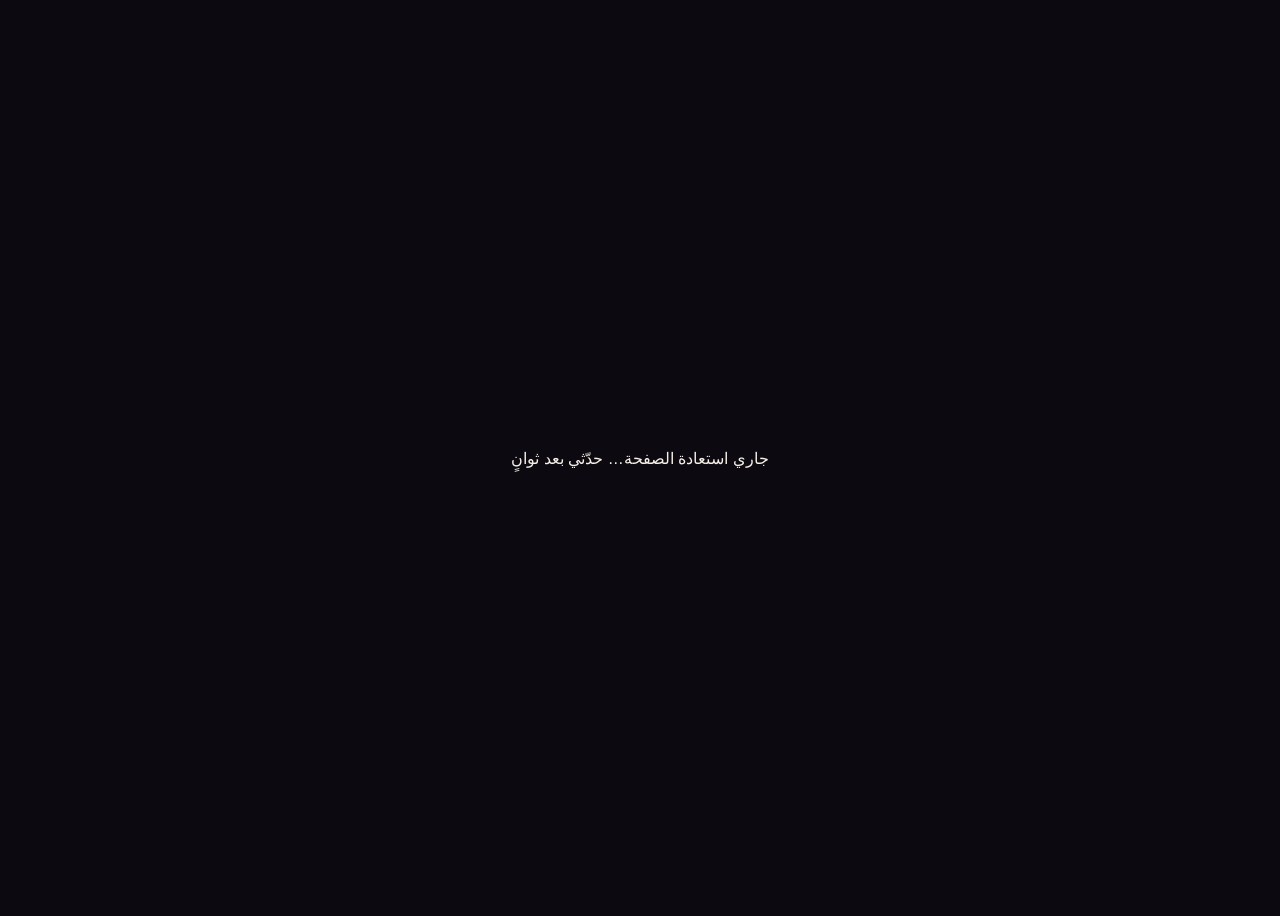
<file: index.html>
<!DOCTYPE html>
<html lang="ar" dir="rtl">
<head>
  <meta charset="UTF-8" />
  <meta name="viewport" content="width=device-width, initial-scale=1" />
  <title>ATHAR | أثر</title>
  <meta http-equiv="refresh" content="3;url=/" />
</head>
<body style="font-family:sans-serif;background:#0c0a10;color:#f5efe8;display:flex;min-height:100vh;align-items:center;justify-content:center">
  <p>جاري استعادة الصفحة… حدّثي بعد ثوانٍ</p>
</body>
</html>
</file>
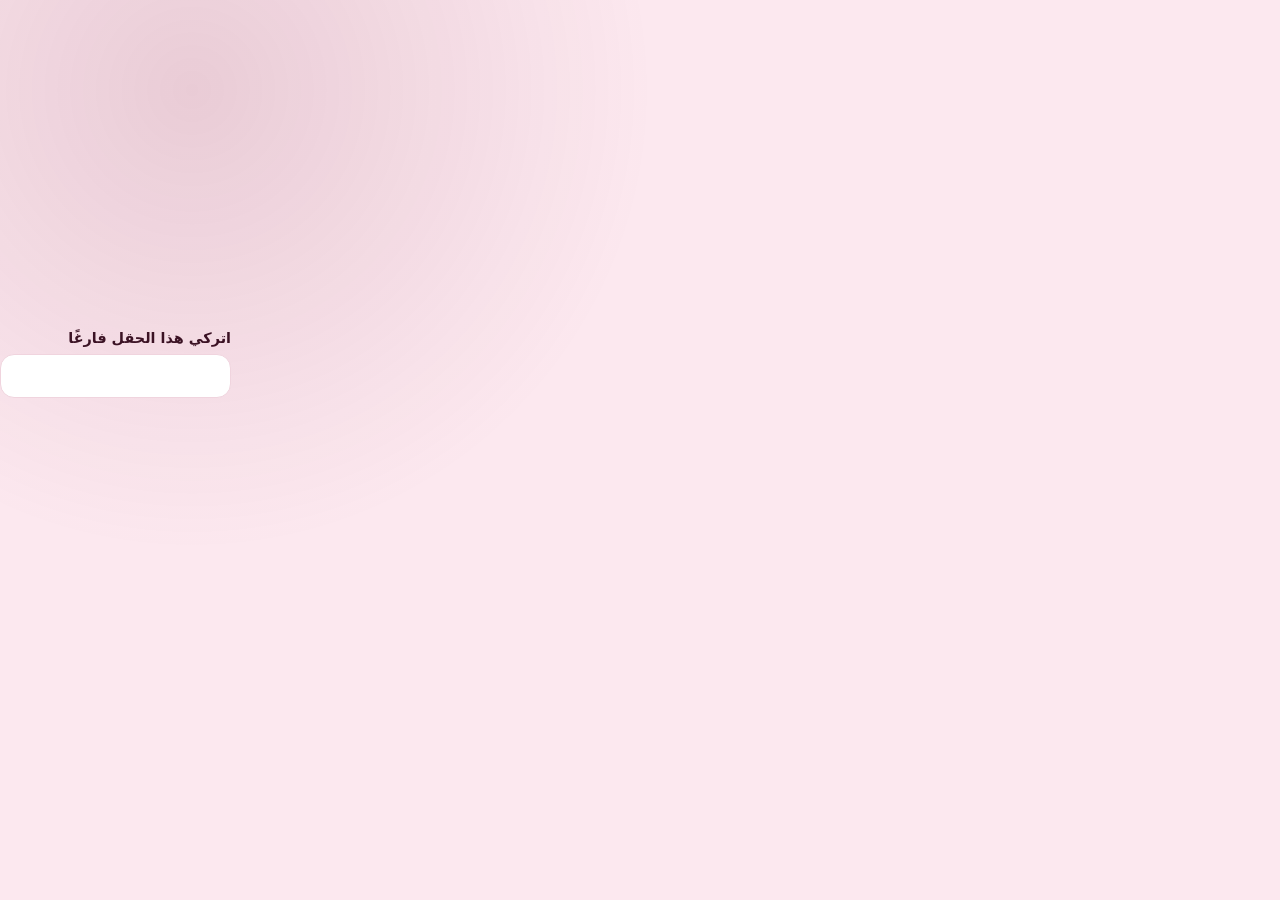
<file: feedback.html>
<!doctype html>
<html lang="ar" dir="rtl">
<head>
  <meta charset="utf-8" />
  <meta name="viewport" content="width=device-width, initial-scale=1, viewport-fit=cover" />
  <meta name="description" content="شاركينا رأيك في تجربة التسوق من ATHAR | أَثَر." />
  <title>رأيك يهمنا | ATHAR</title>
  <link rel="icon" href="/favicon.svg" />
  <style>
    :root { color-scheme: dark; --bg:#07070a; --muted:#9898a6; }
    * { box-sizing:border-box; }
    html, body { margin:0; }
    body { font-family: system-ui, -apple-system, "Segoe UI", Tahoma, Arial, sans-serif; }
    a { color:inherit; }
    .logo { display:inline-flex; align-items:center; gap:9px; color:#fff; text-decoration:none; font-weight:900; letter-spacing:.04em; }
    .logo-mark { width:34px; height:34px; display:grid; place-items:center; border:1px solid rgba(255,255,255,.22); border-radius:11px; font-size:.68rem; }
    .logo-text { font-size:.9rem; }
    .btn { display:inline-flex; align-items:center; justify-content:center; gap:8px; padding:14px 28px; border:1px solid transparent; border-radius:999px; font:700 .92rem inherit; cursor:pointer; transition:.2s; }
    .btn:disabled { opacity:.6; cursor:wait; }
    .btn-primary { background:#fff; color:#000; box-shadow:0 8px 30px rgba(255,255,255,.1); }
    .btn-block { width:100%; }
    body.feedback-page { min-height:100vh; background:radial-gradient(circle at 15% 10%, rgba(124,92,255,.18), transparent 34%), var(--bg); }
    .feedback-shell { width: min(100% - 32px, 720px); margin: 0 auto; padding: 24px 0 56px; }
    .feedback-top { display:flex; align-items:center; justify-content:space-between; gap:16px; margin-bottom:42px; }
    .feedback-back { color:#bdb8d8; text-decoration:none; font-size:.88rem; }
    .feedback-back:hover { color:#fff; }
    .feedback-card { padding: clamp(24px, 5vw, 48px); border:1px solid rgba(255,255,255,.12); border-radius:28px; background:linear-gradient(145deg, rgba(255,255,255,.08), rgba(255,255,255,.025)); box-shadow:0 28px 80px rgba(0,0,0,.35); }
    .feedback-kicker { color:#e8d5a3; font-size:.8rem; font-weight:800; letter-spacing:.04em; margin:0 0 12px; }
    .feedback-card h1 { margin:0 0 12px; font-size:clamp(2rem, 6vw, 3.2rem); line-height:1.1; color:#fff; }
    .feedback-intro { color:var(--muted); line-height:1.8; margin:0 0 28px; }
    .feedback-form { display:grid; gap:16px; }
    .feedback-form label { display:grid; gap:8px; color:#eeeef5; font-size:.9rem; font-weight:700; }
    .feedback-form input, .feedback-form textarea, .feedback-form select { width:100%; border:1px solid rgba(255,255,255,.14); border-radius:14px; background:rgba(0,0,0,.22); color:#fff; padding:13px 14px; font:inherit; outline:none; }
    .feedback-form textarea { min-height:140px; resize:vertical; }
    .feedback-form input:focus, .feedback-form textarea:focus, .feedback-form select:focus { border-color:#7a1f3d; box-shadow:0 0 0 3px rgba(167,139,250,.12); }
    .feedback-rating { display:flex; flex-wrap:wrap; gap:8px; direction:rtl; }
    .feedback-rating input { position:absolute; opacity:0; pointer-events:none; }
    .feedback-rating label { display:inline-flex; width:48px; height:44px; align-items:center; justify-content:center; border:1px solid rgba(255,255,255,.14); border-radius:12px; color:#777484; font-size:1.45rem; cursor:pointer; transition:.2s; }
    .feedback-rating label:hover, .feedback-rating input:checked + label { color:#ffd666; border-color:#ffd666; background:rgba(240,180,41,.1); transform:translateY(-1px); }
    .feedback-hint { color:#8f8d9d; font-size:.78rem; margin:0; }
    .feedback-status { min-height:24px; color:#e8d5a3; font-size:.88rem; font-weight:700; }
    .feedback-status.error { color:#fca5a5; }
    .feedback-privacy { color:#858391; font-size:.75rem; line-height:1.7; margin:0; }
    .feedback-brand { color:#fff; font-weight:900; letter-spacing:.04em; }
    @media (max-width:520px) { .feedback-shell { width:min(100% - 22px, 720px); } .feedback-top { margin-bottom:28px; } .feedback-card { border-radius:22px; padding:24px 18px; } }

    /* ATHAR brand palette */
    :root { --bg:#07060a; --muted:#b8a99a; --burgundy:#7a1f3d; --gold:#d4af37; --gold-light:#f0d78c; }
    body.feedback-page { background:radial-gradient(circle at 15% 10%, rgba(122,31,61,.34), transparent 34%), var(--bg); color:#f5efe8; }
    .logo-mark { border-color:rgba(212,175,55,.55); color:var(--gold-light); background:rgba(122,31,61,.2); }
    .feedback-back { color:#e8d5a3; }
    .feedback-back:hover { color:#fff8f0; }
    .feedback-card { border-color:rgba(212,175,55,.32); background:linear-gradient(145deg,rgba(20,16,24,.98),rgba(12,10,16,.98)); box-shadow:0 28px 80px rgba(0,0,0,.45); }
    .feedback-kicker,.feedback-status { color:var(--gold-light); }
    .feedback-card h1 { color:#fff8f0; }
    .feedback-intro { color:#b8a99a; }
    .feedback-form label { color:#f5efe8; }
    .feedback-form input,.feedback-form textarea,.feedback-form select { border-color:rgba(212,175,55,.24); background:#121018; color:#f5efe8; }
    .feedback-form input:focus,.feedback-form textarea:focus,.feedback-form select:focus { border-color:var(--gold); box-shadow:0 0 0 3px rgba(212,175,55,.14); }
    .feedback-rating label { border-color:rgba(212,175,55,.24); color:#8f8177; }
    .feedback-rating label:hover,.feedback-rating input:checked + label { color:var(--gold-light); border-color:var(--gold); background:rgba(122,31,61,.22); }
    .feedback-hint,.feedback-privacy { color:#a99588; }
    .feedback-form .btn-primary { background:linear-gradient(135deg,#7a1f3d,#9a284e); color:#fff8f0; border:0; box-shadow:0 10px 28px rgba(122,31,61,.3); }
    .feedback-form .btn-primary:hover { background:linear-gradient(135deg,#9a284e,#b63460); }
    #feedbackThemeToggle { border:1px solid rgba(212,175,55,.45); color:#f0d78c; background:rgba(122,31,61,.2); border-radius:999px; padding:8px 10px; cursor:pointer; font:700 .8rem system-ui,sans-serif; }
    [data-theme="light"] body.feedback-page { background:radial-gradient(circle at 15% 10%,rgba(122,31,61,.14),transparent 34%),#fce8ef; color:#3b1224; }
    [data-theme="light"] .feedback-card { background:linear-gradient(145deg,#fff,#fff5f8); border-color:rgba(122,31,61,.16); box-shadow:0 28px 80px rgba(122,31,61,.12); }
    [data-theme="light"] .feedback-card h1,[data-theme="light"] .feedback-form label { color:#3b1224; }
    [data-theme="light"] .feedback-intro { color:#7d5363; }
    [data-theme="light"] .feedback-form input,[data-theme="light"] .feedback-form textarea,[data-theme="light"] .feedback-form select { background:#fff; color:#3b1224; border-color:#f0d4de; }
    [data-theme="light"] .feedback-hint,[data-theme="light"] .feedback-privacy { color:#8f6978; }
  </style>
</head>
<body class="feedback-page">
  <main class="feedback-shell">
    <div class="feedback-top">
      <a class="logo" href="/"><span class="logo-mark">ATH</span><span class="logo-text">ATHAR</span></a>
      <div style="display:flex;align-items:center;gap:10px">
        <button type="button" id="feedbackThemeToggle" aria-label="تبديل المظهر">☾</button>
        <a class="feedback-back" href="/">← العودة للمتجر</a>
      </div>
    </div>
    <section class="feedback-card" aria-labelledby="feedbackTitle">
      <p class="feedback-kicker">نحن نسمعكِ</p>
      <h1 id="feedbackTitle">رأيك يهمنا</h1>
      <p class="feedback-intro">شاركي رأيك في تجربة التسوق والموقع بشكل عام. سيصل لفريقنا للمراجعة، ولن يظهر قبل اعتماده.</p>
      <form class="feedback-form" id="feedbackForm">
        <label>تقييمك لتجربة الموقع
          <span class="feedback-rating" aria-label="اختاري تقييمًا من نجمة إلى خمس نجوم">
            <input id="rating5" type="radio" name="rating" value="5" checked /><label for="rating5" aria-label="5 نجوم">★</label>
            <input id="rating4" type="radio" name="rating" value="4" /><label for="rating4" aria-label="4 نجوم">★</label>
            <input id="rating3" type="radio" name="rating" value="3" /><label for="rating3" aria-label="3 نجوم">★</label>
            <input id="rating2" type="radio" name="rating" value="2" /><label for="rating2" aria-label="نجمتان">★</label>
            <input id="rating1" type="radio" name="rating" value="1" /><label for="rating1" aria-label="نجمة واحدة">★</label>
          </span>
          <small class="feedback-hint">اختاري عدد النجوم الذي يعبّر عن تجربتك</small>
        </label>
        <label>اسمك (اختياري)
          <input id="feedbackName" type="text" maxlength="80" placeholder="مثال: سارة" autocomplete="name" />
        </label>
        <label>رأيك عن الموقع
          <input id="feedbackMessage" type="text" maxlength="500" required placeholder="احكيلنا عن تجربتك مع المتجر..." />
        </label>
        <label class="feedback-honeypot" aria-hidden="true" style="position:absolute;left:-9999px">اتركي هذا الحقل فارغًا<input id="feedbackWebsite" tabindex="-1" autocomplete="off" /></label>
        <button class="btn btn-primary btn-block" id="feedbackSubmit" type="submit">إرسال رأيي <span aria-hidden="true">←</span></button>
        <p class="feedback-status" id="feedbackStatus" role="status" aria-live="polite"></p>
        <p class="feedback-privacy">لن يظهر رأيك أو بياناتك للعامة قبل المراجعة والاعتماد. نستخدم ملاحظاتك لتحسين تجربة ATHAR.</p>
      </form>
    </section>
  </main>
  <script>
    (function(){
      var media=window.matchMedia("(prefers-color-scheme: dark)");
      function currentMode(){ return localStorage.getItem("nx_theme_mode")||"system"; }
      function apply(){
        var mode=currentMode();
        var dark=mode==="dark"?true:mode==="light"?false:media.matches;
        document.documentElement.setAttribute("data-theme",dark?"dark":"light");
        document.documentElement.style.colorScheme=dark?"dark":"light";
        sync();
      }
      var b=document.getElementById("feedbackThemeToggle");
      function sync(){
        var isDark=document.documentElement.getAttribute("data-theme")==="dark";
        var mode=currentMode();
        if(b){ b.textContent=isDark?"☀":"☾"; b.title=mode==="system"?"تلقائي حسب الجهاز — اضغطي للتغيير":(isDark?"الوضع الفاتح":"الوضع الداكن"); }
      }
      b&&b.addEventListener("click",function(){
        var mode=currentMode();
        localStorage.setItem("nx_theme_mode",mode==="system"?"dark":mode==="dark"?"light":"system");
        apply();
      });
      if(media.addEventListener) media.addEventListener("change",function(){ if(currentMode()==="system") apply(); });
      else if(media.addListener) media.addListener(function(){ if(currentMode()==="system") apply(); });
      apply();
    })();
    const form = document.getElementById("feedbackForm");
    const status = document.getElementById("feedbackStatus");
    const submit = document.getElementById("feedbackSubmit");
    form.addEventListener("submit", async (event) => {
      event.preventDefault();
      const message = document.getElementById("feedbackMessage").value.trim();
      const name = document.getElementById("feedbackName").value.trim() || "بدون اسم";
      const website = document.getElementById("feedbackWebsite").value.trim();
      const rating = form.querySelector('input[name="rating"]:checked')?.value || "5";
      if (website) return;
      if (!message) { status.textContent = "اكتبي رأيك أولًا"; status.className = "feedback-status error"; return; }
      submit.disabled = true;
      submit.textContent = "جاري الإرسال...";
      status.textContent = "";
      try {
        const response = await fetch("/api/reviews", { method: "POST", headers: { "Content-Type": "application/json" }, body: JSON.stringify({ productId: "site", productName: "تجربة الموقع — ATHAR | أثر", rating, name, message }) });
        const data = await response.json().catch(() => ({}));
        if (!response.ok || data.ok === false) throw new Error(data.error || "تعذر الإرسال");
        form.reset();
        form.querySelector('input[name="rating"][value="5"]').checked = true;
        status.textContent = "وصل تقييمك لفريقنا للمراجعة. لن يظهر على الموقع قبل اعتماده، شكرًا لمشاركتكِ ✓";
        status.className = "feedback-status";
      } catch (error) {
        status.textContent = "حصلت مشكلة بسيطة. حاولي مرة أخرى بعد قليل.";
        status.className = "feedback-status error";
      } finally {
        submit.disabled = false;
        submit.innerHTML = 'إرسال رأيي <span aria-hidden="true">←</span>';
      }
    });
  </script>
</body>
</html>
</file>
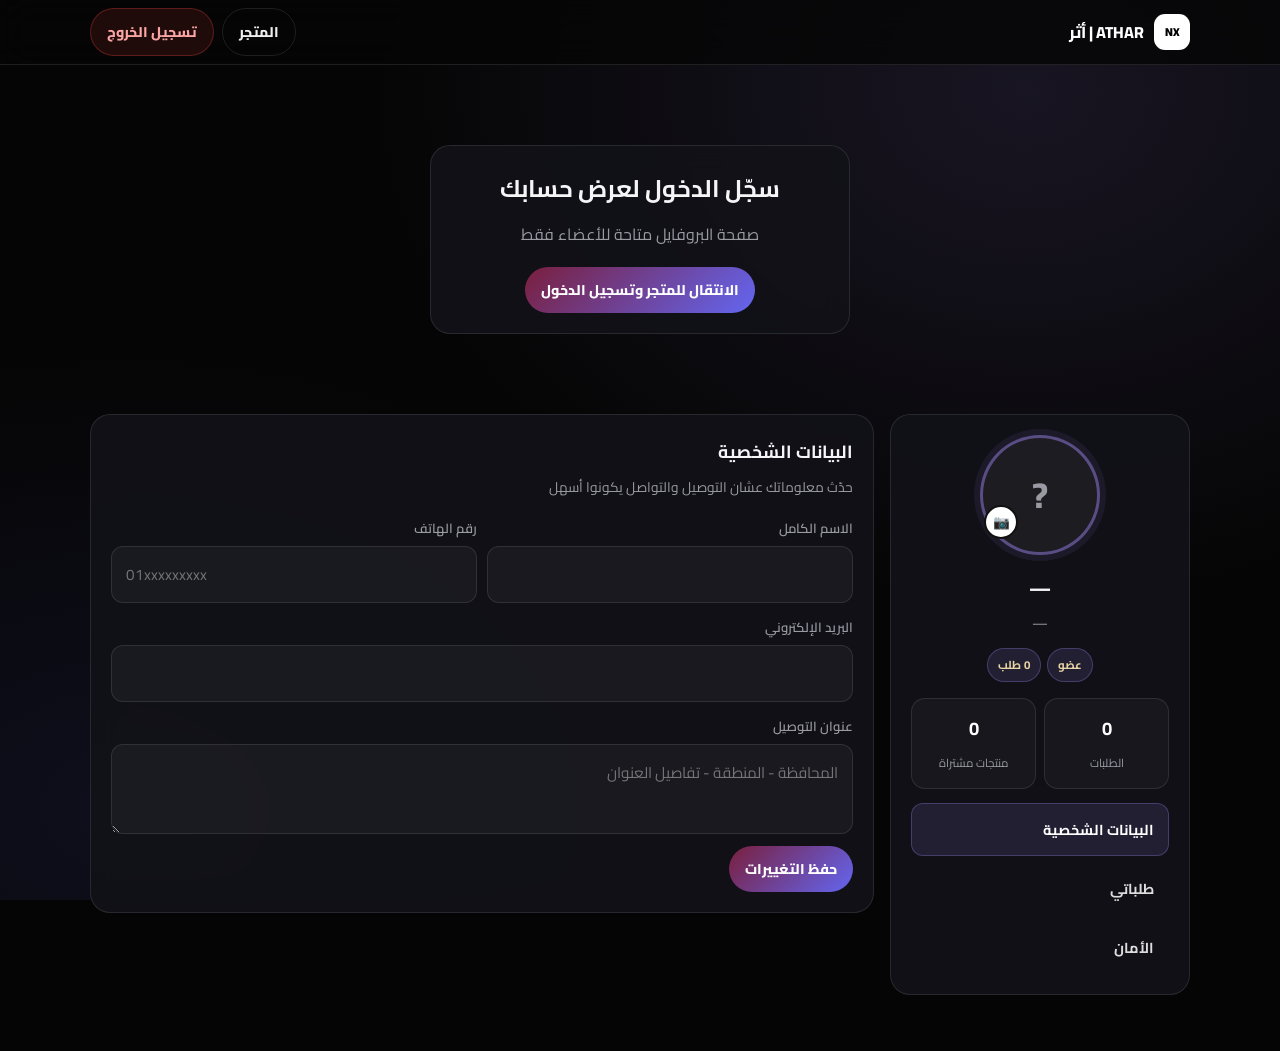
<file: profile.html>
<!DOCTYPE html>
<html lang="ar" dir="rtl">
<head>
  <meta charset="UTF-8" />
  <meta name="viewport" content="width=device-width, initial-scale=1.0, viewport-fit=cover" />
  <title>حسابي | ATHAR | أثر</title>
  <link rel="icon" href="/favicon.svg" type="image/svg+xml" />
  <link href="https://fonts.googleapis.com/css2?family=Cairo:wght@400;600;700;800&display=swap" rel="stylesheet" />
  <style>
    :root {
      --bg: #050505;
      --card: rgba(18,18,24,0.92);
      --border: rgba(255,255,255,0.1);
      --text: #f5f5f7;
      --muted: #9a9aa3;
      --accent: #7a1f3d;
      --accent2: #6366f1;
      --ok: #22c55e;
      --danger: #ef4444;
    }
    * { box-sizing: border-box; margin: 0; padding: 0; }
    body {
      font-family: "Cairo", system-ui, sans-serif;
      background: var(--bg);
      color: var(--text);
      min-height: 100vh;
    }
    .bg {
      position: fixed; inset: 0; z-index: 0; pointer-events: none;
      background:
        radial-gradient(ellipse at 80% 10%, rgba(167,139,250,0.12), transparent 45%),
        radial-gradient(ellipse at 10% 90%, rgba(99,102,241,0.1), transparent 40%),
        #050505;
    }
    .topbar {
      position: sticky; top: 0; z-index: 20;
      backdrop-filter: blur(16px);
      background: rgba(5,5,5,0.8);
      border-bottom: 1px solid var(--border);
    }
    .topbar-inner {
      width: min(1100px, 94%);
      margin: 0 auto;
      min-height: 64px;
      display: flex; align-items: center; justify-content: space-between; gap: 12px;
    }
    .logo {
      display: flex; align-items: center; gap: 10px;
      color: #fff; text-decoration: none; font-weight: 800;
    }
    .mark {
      width: 36px; height: 36px; border-radius: 11px;
      background: #fff; color: #000; display: grid; place-items: center;
      font-size: 0.72rem; font-weight: 900;
    }
    .top-actions { display: flex; gap: 8px; flex-wrap: wrap; }
    .btn {
      display: inline-flex; align-items: center; justify-content: center; gap: 6px;
      border: 0; border-radius: 999px; padding: 10px 16px;
      font-family: inherit; font-weight: 800; font-size: 0.88rem; cursor: pointer;
      text-decoration: none;
    }
    .btn-primary { background: linear-gradient(135deg, var(--accent), var(--accent2)); color: #fff; }
    .btn-ghost {
      background: transparent; color: #eee;
      border: 1px solid var(--border);
    }
    .btn-danger {
      background: rgba(239,68,68,0.12); color: #fca5a5;
      border: 1px solid rgba(239,68,68,0.3);
    }
    .btn:disabled { opacity: 0.55; cursor: wait; }

    .wrap { width: min(1100px, 94%); margin: 24px auto 56px; position: relative; z-index: 1; }
    .layout {
      display: grid;
      grid-template-columns: 300px 1fr;
      gap: 16px;
      align-items: start;
    }
    @media (max-width: 860px) {
      .layout { grid-template-columns: 1fr; }
    }

    .card {
      background: var(--card);
      border: 1px solid var(--border);
      border-radius: 20px;
      padding: 20px;
      backdrop-filter: blur(14px);
    }
    .side .avatar-box {
      position: relative;
      width: 120px; height: 120px;
      margin: 0 auto 14px;
    }
    .side .avatar-box img, .side .avatar-ph {
      width: 120px; height: 120px; border-radius: 50%;
      object-fit: cover;
      border: 3px solid rgba(167,139,250,0.45);
      box-shadow: 0 0 0 6px rgba(167,139,250,0.08);
    }
    .side .avatar-ph {
      display: grid; place-items: center;
      background: rgba(255,255,255,0.05);
      font-size: 2.2rem; color: var(--muted); font-weight: 800;
    }
    .side .avatar-box img { display: none; position: absolute; inset: 0; }
    .side .avatar-box img.on { display: block; }
    .side .avatar-ph.off { display: none; }
    .cam {
      position: absolute; bottom: 4px; left: 4px;
      width: 34px; height: 34px; border-radius: 50%;
      background: #fff; color: #000; border: 2px solid #111;
      display: grid; place-items: center; cursor: pointer; font-size: 0.85rem;
    }
    .side h1 { text-align: center; font-size: 1.25rem; margin-bottom: 4px; }
    .side .email { text-align: center; color: var(--muted); font-size: 0.88rem; margin-bottom: 12px; word-break: break-all; }
    .pills { display: flex; flex-wrap: wrap; gap: 6px; justify-content: center; margin-bottom: 16px; }
    .pills span {
      padding: 5px 10px; border-radius: 999px; font-size: 0.72rem; font-weight: 700;
      background: rgba(167,139,250,0.12); border: 1px solid rgba(167,139,250,0.28); color: #e8d5a3;
    }
    .stats {
      display: grid; grid-template-columns: 1fr 1fr; gap: 8px; margin-bottom: 14px;
    }
    .stat {
      text-align: center; padding: 12px 8px; border-radius: 14px;
      background: rgba(255,255,255,0.03); border: 1px solid var(--border);
    }
    .stat b { display: block; font-size: 1.15rem; color: #fff; }
    .stat span { font-size: 0.72rem; color: var(--muted); }
    .side-nav { display: grid; gap: 6px; }
    .side-nav button {
      text-align: right; padding: 12px 14px; border-radius: 12px;
      border: 1px solid transparent; background: transparent;
      color: #ddd; font-family: inherit; font-weight: 700; font-size: 0.9rem; cursor: pointer;
    }
    .side-nav button.active, .side-nav button:hover {
      background: rgba(167,139,250,0.12);
      border-color: rgba(167,139,250,0.28);
      color: #fff;
    }

    .panel { display: none; }
    .panel.active { display: block; }
    .panel h2 { font-size: 1.1rem; margin-bottom: 6px; }
    .panel .sub { color: var(--muted); font-size: 0.86rem; margin-bottom: 16px; }

    label {
      display: grid; gap: 6px; margin-bottom: 12px;
      font-size: 0.82rem; color: var(--muted); font-weight: 600;
    }
    input, textarea {
      width: 100%; padding: 13px 14px; border-radius: 12px;
      border: 1px solid var(--border); background: rgba(255,255,255,0.04);
      color: var(--text); font-family: inherit; font-size: 0.95rem; outline: none;
    }
    input:focus, textarea:focus { border-color: rgba(167,139,250,0.45); }
    textarea { min-height: 90px; resize: vertical; }
    .row { display: grid; grid-template-columns: 1fr 1fr; gap: 10px; }
    @media (max-width: 560px) { .row { grid-template-columns: 1fr; } }

    .msg {
      margin-top: 12px; padding: 12px 14px; border-radius: 12px; font-size: 0.9rem; display: none;
    }
    .msg.ok { display: block; background: rgba(34,197,94,0.12); border: 1px solid rgba(34,197,94,0.3); color: #86efac; }
    .msg.err { display: block; background: rgba(239,68,68,0.12); border: 1px solid rgba(239,68,68,0.3); color: #fca5a5; }

    .order {
      border: 1px solid var(--border); border-radius: 14px; padding: 14px;
      margin-bottom: 10px; background: rgba(255,255,255,0.02);
    }
    .order-head {
      display: flex; justify-content: space-between; gap: 10px; flex-wrap: wrap;
      margin-bottom: 8px;
    }
    .order-head strong { color: #fff; }
    .badge {
      font-size: 0.72rem; font-weight: 800; padding: 4px 10px; border-radius: 999px;
      background: rgba(34,197,94,0.12); color: #86efac; border: 1px solid rgba(34,197,94,0.25);
    }
    .order-items { color: var(--muted); font-size: 0.84rem; line-height: 1.6; }
    .order-total { margin-top: 8px; font-weight: 800; color: #e9e9ef; }
    .empty {
      text-align: center; color: var(--muted); padding: 28px 12px; font-size: 0.95rem;
    }
    .gate {
      max-width: 420px; margin: 80px auto; text-align: center;
    }
    .gate h2 { margin-bottom: 8px; }
    .gate p { color: var(--muted); margin-bottom: 18px; }
  </style>
</head>
<body>
  <div class="bg"></div>
  <header class="topbar">
    <div class="topbar-inner">
      <a class="logo" href="/"><span class="mark">NX</span> ATHAR | أثر</a>
      <div class="top-actions">
        <a class="btn btn-ghost" href="/">المتجر</a>
        <button type="button" class="btn btn-danger" id="logoutBtn">تسجيل الخروج</button>
      </div>
    </div>
  </header>

  <main class="wrap" id="app">
    <div class="gate card" id="gate">
      <h2>سجّل الدخول لعرض حسابك</h2>
      <p>صفحة البروفايل متاحة للأعضاء فقط</p>
      <a class="btn btn-primary" href="/">الانتقال للمتجر وتسجيل الدخول</a>
    </div>

    <div class="layout" id="dashboard" hidden>
      <aside class="side card">
        <div class="avatar-box">
          <div class="avatar-ph" id="avatarPh">?</div>
          <img id="avatarImg" alt="الصورة الشخصية" />
          <label class="cam" title="تغيير الصورة">
            📷
            <input type="file" id="avatarInput" accept="image/*" hidden />
          </label>
        </div>
        <h1 id="displayName">—</h1>
        <div class="email" id="displayEmail">—</div>
        <div class="pills">
          <span id="memberSince">عضو</span>
          <span id="ordersCount">0 طلب</span>
        </div>
        <div class="stats">
          <div class="stat"><b id="statOrders">0</b><span>الطلبات</span></div>
          <div class="stat"><b id="statItems">0</b><span>منتجات مشتراة</span></div>
        </div>
        <nav class="side-nav">
          <button type="button" class="active" data-panel="info">البيانات الشخصية</button>
          <button type="button" data-panel="orders">طلباتي</button>
          <button type="button" data-panel="security">الأمان</button>
        </nav>
      </aside>

      <section class="main">
        <div class="card panel active" id="panel-info">
          <h2>البيانات الشخصية</h2>
          <p class="sub">حدّث معلوماتك عشان التوصيل والتواصل يكونوا أسهل</p>
          <form id="infoForm">
            <div class="row">
              <label>الاسم الكامل
                <input type="text" id="fName" required autocomplete="name" />
              </label>
              <label>رقم الهاتف
                <input type="tel" id="fPhone" required autocomplete="tel" placeholder="01xxxxxxxxx" />
              </label>
            </div>
            <label>البريد الإلكتروني
              <input type="email" id="fEmail" required autocomplete="email" />
            </label>
            <label>عنوان التوصيل
              <textarea id="fAddress" placeholder="المحافظة - المنطقة - تفاصيل العنوان"></textarea>
            </label>
            <button class="btn btn-primary" type="submit" id="saveBtn">حفظ التغييرات</button>
            <div class="msg" id="infoMsg"></div>
          </form>
        </div>

        <div class="card panel" id="panel-orders">
          <h2>طلباتي</h2>
          <p class="sub">سجل الطلبات المحفوظة على هذا الجهاز</p>
          <div id="ordersList"></div>
        </div>

        <div class="card panel" id="panel-security">
          <h2>الأمان والخصوصية</h2>
          <p class="sub">إدارة جلسة الدخول على هذا الجهاز</p>
          <p style="color:var(--muted);font-size:.9rem;margin-bottom:14px;line-height:1.7">
            حسابك مربوط بهذا المتصفح. عند تسجيل الخروج هتحتاج تدخل تاني قبل إتمام أي طلب.
          </p>
          <button type="button" class="btn btn-danger" id="logoutBtn2">تسجيل الخروج الآن</button>
        </div>
      </section>
    </div>
  </main>

  <script>
    function getUser() {
      try { return JSON.parse(localStorage.getItem("nx_user") || "null"); }
      catch { return null; }
    }
    function getUsers() {
      try { return JSON.parse(localStorage.getItem("nx_users") || "[]"); }
      catch { return []; }
    }
    function getOrders() {
      try { return JSON.parse(localStorage.getItem("nx_orders") || "[]"); }
      catch { return []; }
    }
    function money(n) {
      return Number(n || 0).toLocaleString("ar-EG") + " ج.م";
    }
    function compressImage(file) {
      return new Promise((resolve, reject) => {
        if (!file || !file.type.startsWith("image/")) return reject(new Error("اختر صورة"));
        if (file.size > 6 * 1024 * 1024) return reject(new Error("الصورة أكبر من 6MB"));
        const reader = new FileReader();
        reader.onerror = () => reject(new Error("تعذر قراءة الصورة"));
        reader.onload = () => {
          const img = new Image();
          img.onload = () => {
            const max = 400;
            let w = img.width, h = img.height;
            if (w > max || h > max) {
              const r = Math.min(max / w, max / h);
              w = Math.round(w * r); h = Math.round(h * r);
            }
            const c = document.createElement("canvas");
            c.width = w; c.height = h;
            c.getContext("2d").drawImage(img, 0, 0, w, h);
            resolve(c.toDataURL("image/jpeg", 0.85));
          };
          img.onerror = () => reject(new Error("صورة غير صالحة"));
          img.src = reader.result;
        };
        reader.readAsDataURL(file);
      });
    }

    let user = getUser();
    const gate = document.getElementById("gate");
    const dash = document.getElementById("dashboard");

    function logout() {
      localStorage.removeItem("nx_user");
      location.href = "/";
    }
    document.getElementById("logoutBtn").onclick = logout;
    document.getElementById("logoutBtn2").onclick = logout;

    if (!user || !user.email) {
      gate.hidden = false;
      dash.hidden = true;
    } else {
      gate.hidden = true;
      dash.hidden = false;
      renderAll();
    }

    function setAvatar(src) {
      const img = document.getElementById("avatarImg");
      const ph = document.getElementById("avatarPh");
      if (src) {
        img.src = src;
        img.classList.add("on");
        ph.classList.add("off");
      } else {
        img.classList.remove("on");
        ph.classList.remove("off");
        ph.textContent = (user.name || user.email || "?").trim().charAt(0).toUpperCase();
      }
    }

    function renderAll() {
      user = getUser();
      if (!user) return;
      document.getElementById("displayName").textContent = user.name || "مستخدم ATHAR | أثر";
      document.getElementById("displayEmail").textContent = user.email || "";
      setAvatar(user.avatar || null);

      const orders = getOrders().filter(o => (o.customer && o.customer.email) === user.email || true);
      // show all device orders but prefer same email
      const mine = getOrders().filter(o => !o.customer?.email || o.customer.email === user.email);
      const list = mine.length ? mine : getOrders();
      document.getElementById("statOrders").textContent = String(list.length);
      document.getElementById("ordersCount").textContent = list.length + " طلب";
      const items = list.reduce((s, o) => s + (o.items || []).reduce((a, i) => a + (i.qty || 1), 0), 0);
      document.getElementById("statItems").textContent = String(items);

      let since = "عضو ATHAR | أثر";
      const db = getUsers().find(u => u.email === user.email);
      if (db?.createdAt) {
        try {
          since = "عضو منذ " + new Date(db.createdAt).toLocaleDateString("ar-EG");
        } catch {}
      }
      document.getElementById("memberSince").textContent = since;

      document.getElementById("fName").value = user.name || "";
      document.getElementById("fPhone").value = user.phone || "";
      document.getElementById("fEmail").value = user.email || "";
      document.getElementById("fAddress").value = user.address || "";

      const box = document.getElementById("ordersList");
      if (!list.length) {
        box.innerHTML = `<div class="empty">مافيش طلبات لسه.<br><a class="btn btn-primary" style="margin-top:12px" href="/">ابدأ التسوق</a></div>`;
      } else {
        box.innerHTML = list.map(o => {
          const lines = (o.items || []).map(i => `• ${i.name || "منتج"} × ${i.qty || 1}`).join("<br>");
          const when = o.at ? new Date(o.at).toLocaleString("ar-EG") : "";
          return `<article class="order">
            <div class="order-head">
              <strong>${o.id || "طلب"}</strong>
              <span class="badge">${o.status === "new" ? "جديد" : (o.status || "مسجّل")}</span>
            </div>
            <div class="order-items">${lines || "—"}${when ? "<br>" + when : ""}</div>
            <div class="order-total">الإجمالي: ${money(o.total)}</div>
          </article>`;
        }).join("");
      }
    }

    document.querySelectorAll(".side-nav button").forEach(btn => {
      btn.addEventListener("click", () => {
        document.querySelectorAll(".side-nav button").forEach(b => b.classList.remove("active"));
        document.querySelectorAll(".panel").forEach(p => p.classList.remove("active"));
        btn.classList.add("active");
        document.getElementById("panel-" + btn.dataset.panel)?.classList.add("active");
      });
    });

    document.getElementById("avatarInput").addEventListener("change", async (e) => {
      const file = e.target.files && e.target.files[0];
      if (!file) return;
      try {
        const dataUrl = await compressImage(file);
        user.avatar = dataUrl;
        localStorage.setItem("nx_user", JSON.stringify(user));
        const db = getUsers();
        const i = db.findIndex(u => u.email === user.email);
        if (i >= 0) { db[i].avatar = dataUrl; localStorage.setItem("nx_users", JSON.stringify(db)); }
        setAvatar(dataUrl);
      } catch (err) {
        alert(err.message || "تعذر رفع الصورة");
      }
    });

    document.getElementById("infoForm").addEventListener("submit", async (e) => {
      e.preventDefault();
      const msg = document.getElementById("infoMsg");
      const btn = document.getElementById("saveBtn");
      msg.className = "msg";
      btn.disabled = true;
      try {
        const name = document.getElementById("fName").value.trim();
        const phone = document.getElementById("fPhone").value.trim();
        const email = document.getElementById("fEmail").value.trim().toLowerCase();
        const address = document.getElementById("fAddress").value.trim();
        if (!name || !phone || !email) throw new Error("أكمل البيانات المطلوبة");

        user = { ...user, name, phone, email, address };
        localStorage.setItem("nx_user", JSON.stringify(user));
        const db = getUsers();
        const i = db.findIndex(u => u.email === email || u.email === getUser()?.email);
        if (i >= 0) {
          db[i] = { ...db[i], name, phone, email, address, avatar: user.avatar || db[i].avatar || null };
        }
        localStorage.setItem("nx_users", JSON.stringify(db));

        try {
          await fetch("/api/notify", {
            method: "POST",
            headers: { "Content-Type": "application/json" },
            body: JSON.stringify({
              type: "profile",
              message: "تحديث بروفايل\\n" + name + "\\n" + phone + "\\n" + email + "\\n" + address
            })
          });
        } catch {}

        msg.className = "msg ok";
        msg.textContent = "تم حفظ بياناتك بنجاح";
        renderAll();
      } catch (err) {
        msg.className = "msg err";
        msg.textContent = err.message || "حصل خطأ";
      } finally {
        btn.disabled = false;
      }
    });
  </script>
</body>
</html>
</file>
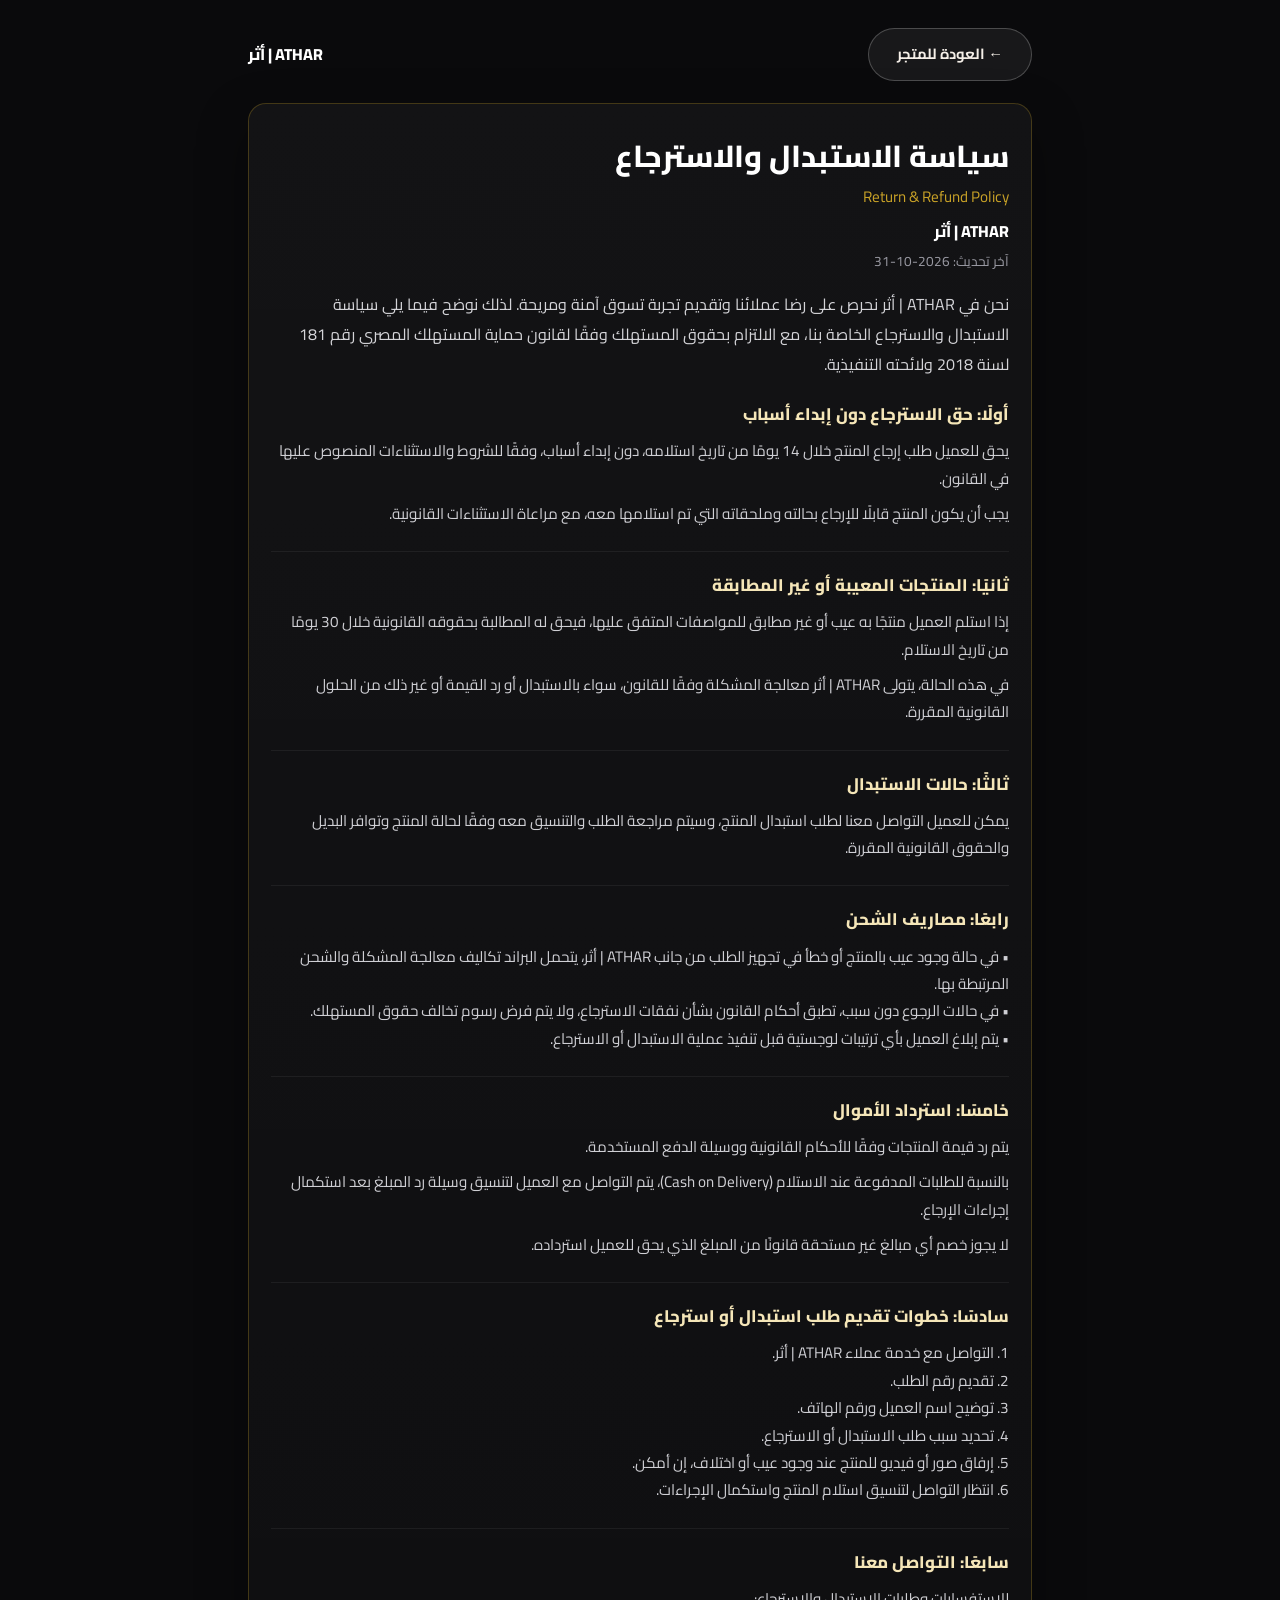
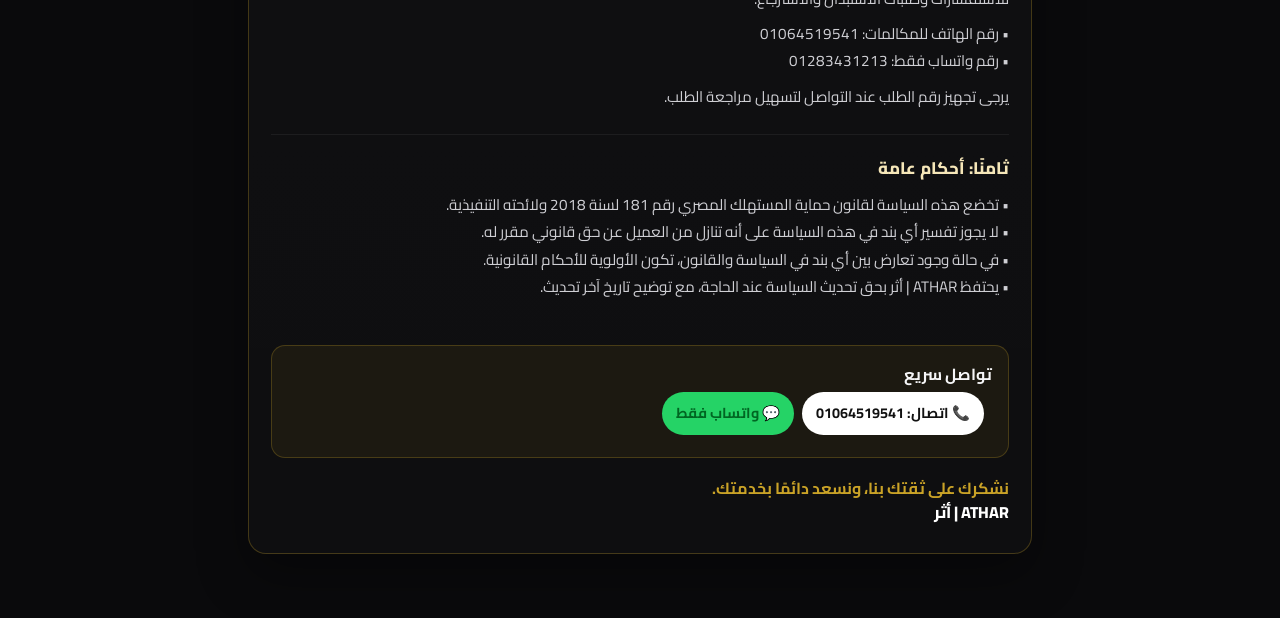
<file: return-policy.html>
<!DOCTYPE html>
<html lang="ar" dir="rtl">
<head>
  <meta charset="UTF-8" />
  <meta name="viewport" content="width=device-width, initial-scale=1" />
  <meta name="description" content="سياسة الاستبدال والاسترجاع — ATHAR | أثر" />
  <meta property="og:title" content="سياسة الاستبدال والاسترجاع | ATHAR | أثر" />
  <meta name="robots" content="index,follow" />
  <link rel="canonical" href="https://nexoraegypt.vercel.app/return-policy" />

  <meta charset="utf-8" />
  <meta name="viewport" content="width=device-width, initial-scale=1" />
  <title>سياسة الاستبدال والاسترجاع | ATHAR أثر</title>
  <meta name="description" content="تعرف على سياسة الاستبدال والاسترجاع في متجر ATHAR | أثر، وحقوق العملاء وخطوات تقديم طلب الاسترجاع أو الاستبدال." />
  <meta name="robots" content="index,follow" />
  <link rel="canonical" href="/return-policy" />
  <link rel="preconnect" href="https://fonts.googleapis.com" />
  <link href="https://fonts.googleapis.com/css2?family=Cairo:wght@400;600;700;800&display=swap" rel="stylesheet" />
  <link rel="stylesheet" href="/styles.css" />
  <style>
    body.policy-page { background: #0a0a0c; color: #f5f5f7; font-family: Cairo, Tahoma, sans-serif; }
    .policy-wrap { max-width: 820px; margin: 0 auto; padding: 28px 18px 64px; }
    .policy-top { display:flex; justify-content:space-between; align-items:center; gap:12px; margin-bottom:22px; flex-wrap:wrap; }
    .policy-card {
      background: linear-gradient(180deg, rgba(255,255,255,.04), rgba(255,255,255,.02));
      border: 1px solid rgba(201,162,39,.28);
      border-radius: 18px;
      padding: 28px 22px;
      box-shadow: 0 20px 50px rgba(0,0,0,.35);
    }
    .policy-card h1 {
      margin: 0 0 6px;
      font-size: clamp(1.4rem, 3vw, 1.9rem);
      font-weight: 800;
      color: #fff;
    }
    .policy-en { color: #c9a227; font-size: .95rem; margin-bottom: 10px; }
    .policy-updated { color: #9a9aa3; font-size: .85rem; margin-bottom: 18px; }
    .policy-intro { line-height: 1.85; color: #d4d4d8; margin-bottom: 22px; }
    .policy-sec { margin-bottom: 20px; padding-bottom: 16px; border-bottom: 1px solid rgba(255,255,255,.06); }
    .policy-sec:last-of-type { border-bottom: 0; }
    .policy-sec h2 {
      font-size: 1.05rem;
      margin: 0 0 10px;
      color: #f5e6b8;
      font-weight: 800;
    }
    .policy-sec p, .policy-sec li {
      margin: 0 0 8px;
      line-height: 1.8;
      color: #cfcfd4;
      white-space: pre-line;
      font-size: .95rem;
    }
    .policy-contact {
      margin-top: 18px;
      padding: 16px;
      border-radius: 14px;
      background: rgba(201,162,39,.08);
      border: 1px solid rgba(201,162,39,.25);
    }
    .policy-contact a {
      display: inline-flex;
      align-items: center;
      gap: 8px;
      margin: 6px 8px 6px 0;
      padding: 10px 14px;
      border-radius: 999px;
      text-decoration: none;
      font-weight: 700;
      font-size: .9rem;
    }
    .btn-call { background: #fff; color: #111; }
    .btn-wa { background: #25d366; color: #062; }
    .policy-close { margin-top: 18px; color: #c9a227; font-weight: 700; }
    .policy-brand { font-weight: 800; color: #fff; }
    @media (max-width: 600px) {
      .policy-card { padding: 20px 14px; }
    }
  </style>
</head>
<body class="policy-page">
  <div class="policy-wrap">
    <div class="policy-top">
      <a href="/" class="btn btn-ghost" style="text-decoration:none">← العودة للمتجر</a>
      <strong class="policy-brand">ATHAR | أثر</strong>
    </div>
    <article class="policy-card" id="policyRoot">
      <p class="hint">جاري تحميل السياسة...</p>
    </article>
  </div>
  <script>
    (async function () {
      const root = document.getElementById("policyRoot");
      function esc(s) {
        return String(s ?? "").replace(/&/g,"&amp;").replace(/</g,"&lt;").replace(/>/g,"&gt;");
      }
      function paragraphs(text) {
        return String(text || "").split(/\n\n+/).map(function (p) {
          return "<p>" + esc(p).replace(/\n/g, "<br>") + "</p>";
        }).join("");
      }
      try {
        const r = await fetch("/return-policy.json?t=" + Date.now(), { cache: "no-store" });
        if (!r.ok) throw new Error("load failed");
        const p = await r.json();
        const phone = p.phone || "01064519541";
        const wa = String(p.whatsapp || "01283431213").replace(/\D/g, "");
        const sections = Array.isArray(p.sections) ? p.sections : [];
        root.innerHTML =
          "<h1>" + esc(p.title || "سياسة الاستبدال والاسترجاع") + "</h1>" +
          "<div class='policy-en'>" + esc(p.titleEn || "Return & Refund Policy") + "</div>" +
          "<div class='policy-brand' style='margin-bottom:8px'>ATHAR | أثر</div>" +
          (p.updatedAt ? "<div class='policy-updated'>آخر تحديث: " + esc(p.updatedAt) + "</div>" : "") +
          "<div class='policy-intro'>" + paragraphs(p.intro || "") + "</div>" +
          sections.map(function (s) {
            return "<section class='policy-sec'><h2>" + esc(s.heading || "") + "</h2>" + paragraphs(s.body || "") + "</section>";
          }).join("") +
          "<div class='policy-contact'>" +
            "<strong>تواصل سريع</strong><br>" +
            "<a class='btn-call' href='tel:" + esc(phone) + "'>📞 اتصال: " + esc(phone) + "</a>" +
            "<a class='btn-wa' target='_blank' rel='noopener' href='https://wa.me/20" + (wa.startsWith("0") ? wa.slice(1) : wa) + "'>💬 واتساب فقط</a>" +
          "</div>" +
          "<p class='policy-close'>" + esc(p.closing || "") + "</p>" +
          "<p class='policy-brand'>ATHAR | أثر</p>";
      } catch (e) {
        root.innerHTML = "<h1>سياسة الاستبدال والاسترجاع</h1><p>تعذر تحميل المحتوى حاليًا. تواصلي معنا على 01064519541 أو واتساب 01283431213.</p>";
      }
    })();
  </script>
</body>
</html>
</file>
<file: styles.css>
/* NEXORA — Exact NovaMart cinematic match */
:root {
  color-scheme: dark light;
  /* ATHAR dark default — black / gold / burgundy */
  --bg: #07060a;
  --bg-section: #0c0a10;
  --bg-card: #141018;
  --text: #f5efe8;
  --text-heading: #fff8f0;
  --muted: #b8a99a;
  --violet: #7a1f3d;
  --primary: #7a1f3d;
  --secondary: #d4af37;
  --border: rgba(212, 175, 55, 0.18);
  --border-solid: #2a2230;
  --link: #e8d5a3;
  --btn-primary-bg: #7a1f3d;
  --btn-primary-text: #fff8f0;
  --btn-secondary-bg: rgba(255,255,255,0.06);
  --btn-secondary-text: #f5efe8;
  --btn-hover: #9a284e;
  --header-bg: rgba(7, 6, 10, 0.94);
  --footer-bg: #05040a;
  --nav-bg: #0c0a10;
  --price: #f0d78c;
  --price-old: #8a7f74;
  --badge: #7a1f3d;
  --cart-icon: #d4af37;
  --input-bg: #121018;
  --input-border: #2a2230;
  --success: #16a34a;
  --error: #ef4444;
  --gold: #d4af37;
  --gold-light: #f0d78c;
  --gold-dark: #b08d57;
  --accent: #d4af37;
  --shadow: rgba(0,0,0,0.55);
  --radius: 18px;
  --font: "Cairo", system-ui, -apple-system, sans-serif;
  --burgundy: #6b1a36;
  --blush: #fce8ef;
}

*, *::before, *::after { box-sizing: border-box; margin: 0; padding: 0; }
html { scroll-behavior: smooth; }
body {
  font-family: var(--font);
  background: var(--bg);
  color: var(--text);
  line-height: 1.55;
  min-height: 100vh;
  overflow-x: hidden;
  direction: rtl;
  transition: background-color .25s ease, color .2s ease;
}

/* فاتح تلقائي حسب نظام الهاتف / الكمبيوتر / المتصفح */
@media (prefers-color-scheme: light) {
  :root {
    --bg: #fce8ef;
    --bg-section: #fff5f8;
    --bg-card: #ffffff;
    --text: #3b1224;
    --text-heading: #5c1630;
    --muted: #9a6b7d;
    --primary: #7a1f3d;
    --secondary: #b08d57;
    --violet: #7a1f3d;
    --border: rgba(122, 31, 61, 0.12);
    --border-solid: #f0d4de;
    --link: #7a1f3d;
    --btn-primary-bg: #7a1f3d;
    --btn-primary-text: #ffffff;
    --btn-secondary-bg: #fff5f8;
    --btn-secondary-text: #5c1630;
    --btn-hover: #9a284e;
    --header-bg: rgba(255, 245, 248, 0.94);
    --footer-bg: #fff0f5;
    --nav-bg: #fff5f8;
    --price: #7a1f3d;
    --price-old: #b89aa6;
    --badge: #7a1f3d;
    --cart-icon: #7a1f3d;
    --input-bg: #ffffff;
    --input-border: #f0d4de;
    --gold: #b08d57;
    --gold-light: #d4af37;
    --accent: #7a1f3d;
    --shadow: rgba(122, 31, 61, 0.12);
  }
}

html[data-theme="light"] {
  color-scheme: light;
  --bg: #fce8ef;
  --bg-section: #fff5f8;
  --bg-card: #ffffff;
  --text: #3b1224;
  --text-heading: #5c1630;
  --muted: #9a6b7d;
  --primary: #7a1f3d;
  --secondary: #b08d57;
  --violet: #7a1f3d;
  --border: rgba(122, 31, 61, 0.12);
  --border-solid: #f0d4de;
  --link: #7a1f3d;
  --btn-primary-bg: #7a1f3d;
  --btn-primary-text: #ffffff;
  --btn-secondary-bg: #fff5f8;
  --btn-secondary-text: #5c1630;
  --btn-hover: #9a284e;
  --header-bg: rgba(255, 245, 248, 0.94);
  --footer-bg: #fff0f5;
  --nav-bg: #fff5f8;
  --price: #7a1f3d;
  --price-old: #b89aa6;
  --badge: #7a1f3d;
  --cart-icon: #7a1f3d;
  --input-bg: #ffffff;
  --input-border: #f0d4de;
  --gold: #b08d57;
  --gold-light: #d4af37;
  --accent: #7a1f3d;
  --shadow: rgba(122, 31, 61, 0.12);
}
html[data-theme="dark"] {
  color-scheme: dark;
}


/* ===== Background ===== */
.bg-stage {
  position: fixed; inset: 0; z-index: -3; pointer-events: none; overflow: hidden;
}
.bg-stage .bg-black {
  position: absolute; inset: 0;
  background: radial-gradient(ellipse 80% 60% at 70% 20%, #1a0f16 0%, #07060a 55%, #05040a 100%);
}
[data-theme="light"] .bg-stage .bg-black {
  background: radial-gradient(ellipse 90% 70% at 50% 0%, #ffe4ee 0%, #fce8ef 45%, #fff5f8 100%);
}
.bg-stage .light-svg {
  position: absolute; inset: 0; width: 100%; height: 100%;
  opacity: 0.95;
}
.bg-stage .fog {
  position: absolute; inset: 0;
  background:
    radial-gradient(ellipse 50% 40% at 75% 30%, rgba(255,255,255,0.07), transparent 60%),
    radial-gradient(ellipse 40% 30% at 20% 80%, rgba(120,100,180,0.06), transparent 55%);
}

img { max-width: 100%; display: block; }
a { color: inherit; text-decoration: none; }
button, input, select, textarea { font-family: inherit; }
.container { width: min(1180px, 90%); margin: 0 auto; }

/* Top bar */
.top-bar {
  border-bottom: 1px solid var(--border);
  font-size: 0.72rem; color: var(--muted);
  background: rgba(0,0,0,0.4);
}
.top-bar-inner {
  display: flex; justify-content: space-between; align-items: center;
  padding: 6px 0; gap: 10px; flex-wrap: wrap;
}
.top-bar-links { display: flex; gap: 14px; }
.top-bar-links a:hover { color: #fff; }

/* Header — NovaMart style */
.site-header {
  position: sticky; top: 0; z-index: 100;
  background: var(--header-bg, #000);
  backdrop-filter: blur(20px) saturate(160%);
  border-bottom: 1px solid var(--border);
}
.header-row {
  display: grid;
  grid-template-columns: auto 1fr auto;
  align-items: center;
  gap: 16px;
  min-height: 64px;
  padding: 6px 0;
}
.logo { display: flex; align-items: center; gap: 10px; }
.logo-mark {
  width: 34px; height: 34px; border-radius: 9px;
  display: grid; place-items: center;
  font-weight: 900; font-size: 0.7rem; color: #000;
  background: #fff;
}
.logo-text { font-weight: 800; font-size: 1.1rem; color: #fff; letter-spacing: 0.02em; }
.logo-text span { color: #e8d5a3; }

.main-nav {
  display: flex; justify-content: center; align-items: center; gap: 2px;
}
.main-nav a {
  padding: 8px 16px;
  font-size: 0.9rem; font-weight: 500;
  color: var(--muted);
  position: relative;
  transition: color .2s;
}
.main-nav a:hover { color: #fff; }
.main-nav a.active {
  color: #fff;
}
.main-nav a.active::after {
  content: "";
  position: absolute;
  bottom: 2px; right: 16px; left: 16px;
  height: 1.5px;
  background: #fff;
  border-radius: 2px;
}

/* —— أقسام dropdown (clean) —— */
.nav-drop {
  position: relative;
  display: inline-flex;
  align-items: center;
}
.nav-drop-btn {
  appearance: none;
  border: 0;
  background: transparent;
  color: #c8c8d0;
  font-family: inherit;
  font-size: 0.9rem;
  font-weight: 600;
  padding: 8px 10px;
  border-radius: 999px;
  cursor: pointer;
  display: inline-flex;
  align-items: center;
  gap: 6px;
  transition: .2s;
}
.nav-drop-btn:hover,
.nav-drop-btn.open {
  color: #fff;
  background: rgba(255,255,255,0.06);
}
.nav-caret {
  font-size: 0.7rem;
  opacity: 0.75;
  transition: transform .2s;
}
.nav-drop-btn.open .nav-caret {
  transform: rotate(180deg);
}
.mega-menu {
  position: absolute;
  top: calc(100% + 10px);
  right: 0;
  min-width: 220px;
  max-width: min(320px, 88vw);
  max-height: min(70vh, 420px);
  overflow-y: auto;
  padding: 8px;
  border-radius: 16px;
  border: 1px solid rgba(255,255,255,0.1);
  background: rgba(12,12,16,0.96);
  backdrop-filter: blur(16px);
  -webkit-backdrop-filter: blur(16px);
  box-shadow: 0 18px 50px rgba(0,0,0,0.45);
  z-index: 80;
}
.mega-menu[hidden] { display: none !important; }
.mega-simple {
  display: grid;
  gap: 2px;
}
.mega-link {
  width: 100%;
  text-align: right;
  border: 0;
  background: transparent;
  color: #e8e8ee;
  font-family: inherit;
  font-size: 0.88rem;
  font-weight: 600;
  padding: 11px 12px;
  border-radius: 12px;
  cursor: pointer;
  transition: .15s;
}
.mega-link:hover {
  background: rgba(167,139,250,0.14);
  color: #fff;
}
.mega-link-all {
  color: #e8d5a3;
  border-bottom: 1px solid rgba(255,255,255,0.06);
  margin-bottom: 4px;
  border-radius: 12px 12px 4px 4px;
}
.mega-grid {
  display: grid;
  grid-template-columns: repeat(auto-fill, minmax(140px, 1fr));
  gap: 8px;
  min-width: 280px;
}
.mega-col {
  padding: 6px;
}
.mega-main {
  width: 100%;
  text-align: right;
  border: 0;
  background: transparent;
  color: #fff;
  font-family: inherit;
  font-weight: 800;
  font-size: 0.88rem;
  padding: 8px 8px;
  cursor: pointer;
  border-radius: 10px;
}
.mega-main:hover { background: rgba(255,255,255,0.06); }
.mega-subs { display: grid; gap: 2px; margin-top: 2px; }
.mega-sub {
  width: 100%;
  text-align: right;
  border: 0;
  background: transparent;
  color: #a8a8b4;
  font-family: inherit;
  font-size: 0.8rem;
  font-weight: 600;
  padding: 7px 8px;
  border-radius: 8px;
  cursor: pointer;
}
.mega-sub:hover { color: #fff; background: rgba(255,255,255,0.05); }
.mega-empty {
  padding: 14px;
  color: #8e8e98;
  font-size: 0.85rem;
  text-align: center;
}
@media (max-width: 900px) {
  .nav-drop { width: 100%; }
  .mega-menu {
    position: static;
    min-width: 100%;
    max-width: 100%;
    margin-top: 6px;
    box-shadow: none;
  }
}


.search-box { display: none !important; }
.header-actions { display: flex; align-items: center; gap: 4px; }
.icon-btn {
  position: relative; width: 40px; height: 40px; border-radius: 50%;
  border: 0; background: transparent; color: #fff;
  cursor: pointer; display: grid; place-items: center; transition: .2s;
}
.icon-btn:hover { background: rgba(255,255,255,0.07); }
.badge-count {
  position: absolute; top: 1px; left: 1px;
  min-width: 16px; height: 16px; padding: 0 4px; border-radius: 999px;
  background: #fff; color: #000;
  font-size: 0.6rem; font-weight: 800; display: grid; place-items: center;
}
#accountLabel { display: none !important; }
#menuToggle { display: none; }
.cat-nav { display: none !important; }
@media (min-width: 981px) {
  .search-box { display: flex !important; }
}

/* Buttons */
.btn {
  display: inline-flex; align-items: center; justify-content: center; gap: 8px;
  padding: 14px 28px; border-radius: 999px;
  font-weight: 700; font-size: 0.92rem;
  border: 1px solid transparent; cursor: pointer; transition: .2s;
}
.btn:hover { transform: translateY(-1px); }
.btn-primary {
  background: #fff; color: #000;
  box-shadow: 0 8px 30px rgba(255,255,255,0.1);
}
.btn-primary:hover { box-shadow: 0 12px 36px rgba(167,139,250,0.22); }
.btn-ghost {
  background: transparent;
  border-color: rgba(255,255,255,0.22);
  color: #fff;
}
.btn-ghost:hover { background: rgba(255,255,255,0.05); border-color: rgba(255,255,255,0.4); }
.btn-light {
  background: rgba(255,255,255,0.08);
  border: 1px solid rgba(255,255,255,0.18);
  color: #fff;
}
.btn-block { width: 100%; }
.arrow { display: inline-block; }

/* ===== HERO ===== */
.hero {
  position: relative;
  padding: 48px 0 70px;
  min-height: min(86vh, 700px);
  display: flex; align-items: center;
  overflow: hidden;
}
.hero-grid {
  display: grid;
  grid-template-columns: 1.05fr 0.95fr;
  gap: 24px;
  align-items: center;
  width: 100%;
  position: relative;
  z-index: 1;
}
.hero-eyebrow {
  display: inline-flex; align-items: center; gap: 8px;
  padding: 6px 14px; border-radius: 999px;
  border: 1px solid rgba(255,255,255,0.12);
  background: rgba(255,255,255,0.04);
  font-size: 0.74rem; font-weight: 700;
  color: #e8d5a3;
  margin-bottom: 22px;
  letter-spacing: 0.02em;
}
.hero-eyebrow .dot {
  width: 6px; height: 6px; border-radius: 50%;
  background: #7a1f3d;
  box-shadow: 0 0 8px #7a1f3d;
}
.hero h1 {
  font-size: clamp(2.6rem, 5.5vw, 4.1rem);
  line-height: 1.05;
  font-weight: 900;
  letter-spacing: -0.03em;
  margin-bottom: 18px;
  color: #fff;
}
.hero h1 .grad {
  background: linear-gradient(110deg, #f0eeff 0%, #b4a5ff 40%, #7c6cf0 100%);
  -webkit-background-clip: text;
  background-clip: text;
  -webkit-text-fill-color: transparent;
}
.hero-desc {
  color: var(--muted);
  font-size: 1.02rem;
  max-width: 420px;
  margin-bottom: 28px;
  line-height: 1.7;
}
.athar-flat-copy .hero-desc {
  max-width: 500px;
  color: #f0d78c;
  font-size: clamp(.92rem, 1.55vw, 1.12rem);
  line-height: 1.9;
  margin: -8px 0 22px;
  text-shadow: 0 2px 12px rgba(0,0,0,.45);
}
html[data-theme="light"] .athar-flat-copy .hero-desc {
  color: #7a1f3d;
  text-shadow: 0 1px 8px rgba(255,255,255,.55);
}
.hero-cta {
  display: flex; flex-wrap: wrap; gap: 12px;
  margin-bottom: 36px;
}
.feedback-cta { gap: 7px; }
.feedback-cta span { font-size: 1rem; }
.hero-trust {
  display: flex; flex-wrap: wrap; gap: 22px 28px;
}
.trust-item {
  display: flex; align-items: center; gap: 10px;
}
.trust-item .ti {
  width: 36px; height: 36px; border-radius: 10px;
  display: grid; place-items: center;
  background: rgba(255,255,255,0.04);
  border: 1px solid rgba(255,255,255,0.08);
  font-size: 0.95rem;
}
.trust-item b {
  display: block; font-size: 0.82rem; font-weight: 700; color: #e8e8ee;
}
.trust-item small {
  display: block; font-size: 0.72rem; color: var(--muted);
}

/* Floating phones — clean like reference */
.hero-visual {
  position: relative;
  min-height: 440px;
  display: flex;
  align-items: center;
  justify-content: center;
  isolation: isolate;
}
.hero-light {
  position: absolute;
  inset: 8% 6%;
  border-radius: 50%;
  background:
    radial-gradient(circle at 40% 40%, rgba(255,255,255,0.2) 0%, transparent 55%),
    radial-gradient(circle at 60% 60%, rgba(167,139,250,0.16) 0%, transparent 50%),
    radial-gradient(circle at 50% 50%, rgba(201,162,39,0.1) 0%, transparent 60%);
  filter: blur(12px);
  z-index: 0;
  pointer-events: none;
  animation: pulseLight 9s ease-in-out infinite alternate;
}
.hero-glow {
  position: absolute;
  border-radius: 50%;
  filter: blur(40px);
  pointer-events: none;
  z-index: 0;
}
.hero-glow-a {
  width: 180px; height: 180px;
  top: 12%; right: 10%;
  background: rgba(167,139,250,0.22);
  animation: glowDrift 10s ease-in-out infinite alternate;
}
.hero-glow-b {
  width: 150px; height: 150px;
  bottom: 18%; left: 12%;
  background: rgba(240,180,41,0.14);
  animation: glowDrift 12s ease-in-out infinite alternate-reverse;
}
@keyframes pulseLight {
  from { opacity: 0.75; transform: scale(0.98); }
  to { opacity: 1; transform: scale(1.04); }
}
@keyframes glowDrift {
  from { transform: translate(0,0) scale(1); opacity: 0.7; }
  to { transform: translate(12px,-10px) scale(1.08); opacity: 1; }
}
.phones-stack {
  position: relative;
  width: min(100%, calc(var(--hero-main-w, 440) * 1px * var(--hero-main-scale, 1) * var(--hero-scale, 1)));
  height: calc(var(--hero-main-h, 460) * 1px * var(--hero-main-scale, 1) * var(--hero-scale, 1));
  transform: translate(calc(var(--hero-main-x, 0) * 1px), calc(var(--hero-main-y, 0) * 1px));
  margin: 0 auto;
  z-index: 2;
}
.phones-stack .phone {
  position: absolute;
  width: 48%;
  border-radius: 28px;
  overflow: hidden;
  background: linear-gradient(160deg, #1a1a22 0%, #0a0a0c 100%);
  box-shadow:
    0 30px 60px rgba(0,0,0,0.55),
    0 12px 24px rgba(0,0,0,0.35),
    0 0 0 1px rgba(255,255,255,0.12),
    inset 0 1px 0 rgba(255,255,255,0.14);
  transition: box-shadow .35s ease, transform .35s ease;
}
.phones-stack .phone::before {
  content: "";
  position: absolute;
  top: 8px; left: 50%;
  transform: translateX(-50%);
  width: 36%;
  height: 5px;
  border-radius: 999px;
  background: rgba(0,0,0,0.45);
  z-index: 3;
  pointer-events: none;
}
.phones-stack .phone .phone-bezel {
  position: absolute;
  inset: 0;
  border-radius: inherit;
  box-shadow: inset 0 0 0 2px rgba(255,255,255,0.08);
  pointer-events: none;
  z-index: 2;
}
.phones-stack .phone .phone-shine {
  position: absolute;
  inset: 0;
  background: linear-gradient(125deg, rgba(255,255,255,0.18) 0%, transparent 42%, transparent 58%, rgba(255,255,255,0.05) 100%);
  pointer-events: none;
  z-index: 2;
  mix-blend-mode: soft-light;
}
.phones-stack .phone img {
  width: 100%;
  aspect-ratio: 9 / 17;
  object-fit: var(--hero-main-fit, cover);
  display: block;
  transform: scale(1.01);
}
.phones-stack .p1 {
  right: 4%;
  top: 2%;
  z-index: 3;
  transform: rotate(-10deg) translateY(0);
  opacity: 1;
  visibility: visible;
  animation: float1 7s ease-in-out infinite;
}
.phones-stack .p2 {
  left: 6%;
  top: 14%;
  z-index: 2;
  transform: rotate(11deg) translateY(0);
  opacity: 1;
  visibility: visible;
  animation: float2 8s ease-in-out infinite;
}
.phones-stack .phone img {
  display: block !important;
  opacity: 1 !important;
  visibility: visible !important;
  width: 100%;
  height: 100%;
  object-fit: cover;
}
/* حركة اختيارية — لا تخفي الصور بشكل دائم */
.phones-stack.hero-gravity-on .p1 {
  animation:
    heroGravity1 1.25s cubic-bezier(0.22, 1.15, 0.36, 1) both,
    float1 7s ease-in-out 1.3s infinite;
}
.phones-stack.hero-gravity-on .p2 {
  animation:
    heroGravity2 1.35s cubic-bezier(0.22, 1.15, 0.36, 1) 0.12s both,
    float2 8s ease-in-out 1.5s infinite;
}
.phones-stack.hero-gravity-done .p1,
.phones-stack.hero-gravity-skip .p1 {
  opacity: 1 !important;
  visibility: visible !important;
  transform: rotate(-10deg) translateY(0) !important;
  animation: float1 7s ease-in-out infinite;
}
.phones-stack.hero-gravity-done .p2,
.phones-stack.hero-gravity-skip .p2 {
  opacity: 1 !important;
  visibility: visible !important;
  transform: rotate(11deg) translateY(0) !important;
  animation: float2 8s ease-in-out infinite;
}
.phones-stack .p1:hover,
.phones-stack .p2:hover {
  z-index: 5;
  box-shadow:
    0 36px 70px rgba(0,0,0,0.6),
    0 0 0 1px rgba(167,139,250,0.35),
    0 0 40px rgba(167,139,250,0.12);
}
@keyframes float1 {
  0%,100% { transform: rotate(-10deg) translateY(0); }
  50% { transform: rotate(-8deg) translateY(-12px); }
}
@keyframes float2 {
  0%,100% { transform: rotate(11deg) translateY(0); }

@keyframes heroGravity1 {
  0%   { transform: rotate(-10deg) translateY(-140%); opacity: 0.3; }
  55%  { transform: rotate(-10deg) translateY(0); opacity: 1; }
  70%  { transform: rotate(-9deg) translateY(-18px); opacity: 1; }
  82%  { transform: rotate(-10deg) translateY(0); opacity: 1; }
  90%  { transform: rotate(-10deg) translateY(-8px); opacity: 1; }
  100% { transform: rotate(-10deg) translateY(0); opacity: 1; }
}
@keyframes heroGravity2 {
  0%   { transform: rotate(11deg) translateY(-150%); opacity: 0.3; }
  52%  { transform: rotate(11deg) translateY(0); opacity: 1; }
  68%  { transform: rotate(10deg) translateY(-16px); opacity: 1; }
  80%  { transform: rotate(11deg) translateY(0); opacity: 1; }
  88%  { transform: rotate(11deg) translateY(-7px); opacity: 1; }
  100% { transform: rotate(11deg) translateY(0); opacity: 1; }
}

  50% { transform: rotate(9deg) translateY(-10px); }
}
.hero-chip {
  position: absolute;
  bottom: calc(22px + var(--hero-chip-y, 0) * 1px);
  right: calc(6% + var(--hero-chip-x, 0) * 1px);
  z-index: 6;
  width: calc(var(--hero-chip-w, 148) * 1px);
  max-width: min(52vw, 160px);
  height: var(--hero-chip-h, auto);
  padding: calc(var(--hero-chip-pad, 8) * 1px);
  border-radius: 14px;
  background: rgba(12,12,16,0.78);
  backdrop-filter: blur(20px) saturate(140%);
  -webkit-backdrop-filter: blur(20px) saturate(140%);
  border: 1px solid rgba(255,255,255,0.14);
  display: flex;
  align-items: center;
  gap: 10px;
  min-width: 0;
  max-width: 210px;
  text-decoration: none;
  color: inherit;
  box-shadow:
    0 16px 40px rgba(0,0,0,0.4),
    inset 0 1px 0 rgba(255,255,255,0.08);
  transition: transform .25s ease, border-color .25s ease, box-shadow .25s ease;
}
.hero-chip:hover {
  border-color: rgba(167,139,250,0.45);
  transform: translateY(-3px);
  box-shadow:
    0 20px 48px rgba(0,0,0,0.48),
    0 0 0 1px rgba(167,139,250,0.2);
}
.hero-chip .chip-icon {
  width: calc(var(--hero-chip-icon, 22) * 1px);
  height: calc(var(--hero-chip-icon, 22) * 1px);
  border-radius: 10px;
  display: grid;
  place-items: center;
  font-size: 0.75rem;
  color: #f0b429;
  background: linear-gradient(145deg, rgba(240,180,41,0.2), rgba(167,139,250,0.15));
  border: 1px solid rgba(240,180,41,0.25);
  flex-shrink: 0;
}
.hero-chip .chip-text {
  min-width: 0;
  flex: 1;
}
.hero-chip strong {
  display: block;
  font-size: calc(var(--hero-chip-text, 12) * 1px);
  font-weight: 800;
  color: var(--text-heading, #fff);
  line-height: 1.25;
  white-space: nowrap;
  overflow: hidden;
  text-overflow: ellipsis;
}
.hero-chip .chip-text span,
.hero-chip span#heroChipSub {
  display: block;
  font-size: 0.72rem;
  color: var(--muted, #9898a6);
  margin-top: 2px;
  white-space: nowrap;
  overflow: hidden;
  text-overflow: ellipsis;
}
.hero-chip .chip-go {
  width: calc(var(--hero-chip-icon, 22) * 1px);
  height: calc(var(--hero-chip-icon, 22) * 1px);
  border-radius: 50%;
  display: grid;
  place-items: center;
  font-size: 0.85rem;
  color: #fff;
  background: linear-gradient(135deg, var(--btn-primary-bg, #7a1f3d), var(--primary, #7a1f3d));
  flex-shrink: 0;
  box-shadow: 0 4px 12px rgba(139,92,246,0.35);
}
@media (max-width: 900px) {
  .hero-visual {
    min-height: 300px;
    margin-bottom: 4px;
  }
  .phones-stack {
    width: min(86vw, calc(300px * var(--hero-scale-mobile, 1.05))) !important;
    height: calc(320px * var(--hero-scale-mobile, 1.05)) !important;
  }
  .phones-stack .phone {
    border-radius: 20px !important;
    width: 47%;
  }
  .phones-stack .phone::before {
    height: 4px;
    top: 6px;
  }
  .hero-chip {
    bottom: 8px !important;
    right: 3% !important;
    padding: 6px 8px !important;
    border-radius: 12px;
    max-width: 132px !important;
    width: calc(var(--hero-chip-w, 128) * 1px) !important;
    gap: 6px !important;
  }
  .hero-chip .chip-icon { width: 18px !important; height: 18px !important; border-radius: 6px; }
  .hero-chip .chip-go { width: 18px !important; height: 18px !important; font-size: 0.65rem; }
  .hero-chip strong { font-size: 0.7rem !important; }
  .hero-chip .chip-text span { font-size: 0.6rem !important; }
  .hero-glow-a, .hero-glow-b { width: 110px; height: 110px; filter: blur(28px); }
}
@media (prefers-reduced-motion: reduce) {
  .phones-stack .p1,
  .phones-stack .p2,
  .hero-light,
  .hero-glow-a,
  .hero-glow-b {
    animation: none !important;
  }
}
html[data-theme="light"] .hero-chip {
  background: rgba(255,255,255,0.88);
  border-color: rgba(0,0,0,0.08);
  box-shadow: 0 12px 32px rgba(0,0,0,0.12);
}
html[data-theme="light"] .hero-chip strong { color: #1a1814; }
html[data-theme="light"] .phones-stack .phone {
  box-shadow:
    0 24px 48px rgba(0,0,0,0.18),
    0 0 0 1px rgba(0,0,0,0.06);
}

.section { padding: 60px 0; position: relative; }
.section-head { margin-bottom: 26px; }
.section-head.row,
.section-head {
  display: flex; justify-content: space-between; align-items: end;
  gap: 14px; flex-wrap: wrap;
}
.section-head h2 {
  font-size: 1.55rem; font-weight: 800; color: #fff; letter-spacing: -0.02em;
}
.section-head p { color: var(--muted); font-size: 0.9rem; margin-top: 4px; }
.link-more { color: var(--muted); font-size: 0.86rem; font-weight: 600; }
.link-more:hover { color: #e8d5a3; }

/* Categories — 6 glass cards */
.cats-grid {
  display: grid;
  grid-template-columns: repeat(6, 1fr);
  gap: 12px;
}
.cat-card {
  display: flex; flex-direction: column; align-items: center; gap: 12px;
  padding: 26px 10px;
  border-radius: 18px;
  background: rgba(255,255,255,0.03);
  border: 1px solid rgba(255,255,255,0.08);
  backdrop-filter: blur(14px);
  transition: .25s;
  text-align: center;
}
.cat-card:hover {
  transform: translateY(-4px);
  background: rgba(255,255,255,0.055);
  border-color: rgba(255,255,255,0.16);
  box-shadow: 0 18px 40px rgba(0,0,0,0.35);
}
.cat-card .ico {
  width: 50px; height: 50px; border-radius: 14px;
  display: grid; place-items: center; font-size: 1.4rem;
  background: rgba(255,255,255,0.04);
  border: 1px solid rgba(255,255,255,0.07);
  color: #e4e4ec;
}
.cat-card h3 { font-size: 0.86rem; font-weight: 700; color: #eee; }

/* Products */
.products-grid {
  display: grid;
  grid-template-columns: repeat(auto-fill, minmax(185px, 1fr));
  gap: 14px;
}
.product-card {
  border-radius: 18px;
  background: rgba(14,14,18,0.7);
  border: 1px solid rgba(255,255,255,0.07);
  backdrop-filter: blur(14px);
  overflow: hidden;
  display: flex; flex-direction: column;
  transition: .25s;
  isolation: isolate;
}
.product-card:hover {
  transform: translateY(-6px);
  border-color: rgba(255,255,255,0.14);
  box-shadow: 0 24px 50px rgba(0,0,0,0.45);
}
.product-media {
  position: relative; aspect-ratio: 1;
  background: radial-gradient(circle at 50% 40%, rgba(255,255,255,0.05), transparent 65%);
  cursor: pointer; overflow: hidden;
}
.product-media img {
  width: 100%; height: 100%; object-fit: cover; transition: transform .45s;
}
.product-card:hover .product-media img { transform: scale(1.05); }
.badge-off {
  position: absolute; top: 10px; right: 10px;
  background: rgba(239,68,68,0.92); color: #fff;
  font-size: 0.68rem; font-weight: 800; padding: 4px 8px;
  border-radius: 999px; z-index: 2;
}
.product-body { padding: 13px; display: flex; flex-direction: column; gap: 6px; flex: 1; }
.product-name {
  font-size: 0.88rem; font-weight: 700; line-height: 1.35;
  display: -webkit-box; -webkit-line-clamp: 2; -webkit-box-orient: vertical;
  overflow: hidden; cursor: pointer; color: #f0f0f4;
}
.rating { font-size: 0.74rem; color: #fbbf24; }
.rating span { color: var(--muted); }
.price-row { display: flex; align-items: baseline; gap: 8px; margin-top: auto; }
.price { font-weight: 800; font-size: 1rem; color: #fff; }
.old-price { color: var(--muted); text-decoration: line-through; font-size: 0.78rem; }
.add-btn {
  margin-top: 6px; width: 100%; padding: 10px; border-radius: 12px;
  border: 1px solid rgba(255,255,255,0.12);
  background: rgba(255,255,255,0.04); color: #fff;
  font-weight: 700; font-size: 0.82rem; cursor: pointer; transition: .2s;
}
.add-btn:hover { background: #fff; color: #000; border-color: transparent; }

/* Promo */
.promo-grid { display: grid; grid-template-columns: 1.2fr 0.8fr; gap: 14px; }
.promo-banner {
  position: relative; border-radius: 22px; padding: 40px 32px; min-height: 230px;
  background:
    radial-gradient(ellipse at 90% 40%, rgba(255,255,255,0.12), transparent 50%),
    linear-gradient(135deg, #15151a 0%, #070709 100%);
  border: 1px solid rgba(255,255,255,0.1);
  overflow: hidden;
  display: flex; flex-direction: column; justify-content: center; gap: 10px;
}
.promo-banner h2 { font-size: 1.5rem; font-weight: 800; max-width: 300px; line-height: 1.25; color: #fff; }
.promo-banner p { color: var(--muted); max-width: 280px; font-size: 0.9rem; }
.promo-label { font-size: 0.72rem; font-weight: 700; color: #e8d5a3; letter-spacing: 0.06em; text-transform: uppercase; }
.promo-badge { display: none; }

/* Contact */
.contact-grid { display: grid; grid-template-columns: 1fr 1fr; gap: 32px; }
.contact-list { list-style: none; margin-top: 16px; display: grid; gap: 10px; color: var(--muted); }
.contact-form {
  display: grid; gap: 12px; padding: 24px; border-radius: 18px;
  background: rgba(255,255,255,0.03); border: 1px solid var(--border);
}
.contact-form input, .contact-form textarea {
  width: 100%; padding: 13px 14px; border-radius: 12px;
  border: 1px solid var(--border); background: rgba(0,0,0,0.4); color: var(--text); outline: none;
}

/* Footer */
.site-footer {
  border-top: 1px solid var(--border); padding: 52px 0 20px;
  background: rgba(0,0,0,0.6); margin-top: 16px;
}
.footer-grid { display: grid; grid-template-columns: 1.3fr 1fr 1fr 1.2fr; gap: 28px; margin-bottom: 32px; }
.footer-grid h4 { font-size: 0.88rem; margin-bottom: 14px; font-weight: 800; color: #fff; }
.footer-grid a, .footer-grid p { display: block; color: var(--muted); font-size: 0.86rem; margin-bottom: 8px; }
.footer-grid a:hover { color: #fff; }
.footer-bottom {
  border-top: 1px solid var(--border); padding-top: 16px;
  display: flex; justify-content: space-between; gap: 12px; flex-wrap: wrap;
  color: var(--muted); font-size: 0.78rem;
}
.newsletter { display: flex; gap: 8px; margin-top: 10px; }
.newsletter input {
  flex: 1; padding: 12px 16px; border-radius: 999px; border: 1px solid var(--border);
  background: rgba(255,255,255,0.04); color: var(--text); outline: none;
}
.newsletter button {
  width: 46px; height: 46px; border-radius: 50%; border: 0;
  background: #fff; color: #000; cursor: pointer; font-weight: 800;
}

/* Cart / Modals */
.modal-overlay {
  position: fixed; inset: 0; background: rgba(0,0,0,0.72); backdrop-filter: blur(8px);
  z-index: 200; opacity: 0; visibility: hidden; transition: .25s;
}
.modal-overlay.open { opacity: 1; visibility: visible; }
.cart-drawer { /* legacy */ display:none; }
.cart-drawer.open { transform: translateX(0); }
.cart-head {
  display: flex; justify-content: space-between; align-items: center;
  padding: 18px; border-bottom: 1px solid var(--border);
}
.cart-items { flex: 1; overflow-y: auto; padding: 12px 16px; }
.cart-item {
  display: grid; grid-template-columns: 64px 1fr; gap: 12px;
  padding: 12px 0; border-bottom: 1px solid var(--border);
}
.cart-item img { width: 64px; height: 64px; object-fit: cover; border-radius: 10px; }
.cart-foot { padding: 16px; border-top: 1px solid var(--border); display: grid; gap: 12px; }
.cart-total { display: flex; justify-content: space-between; font-weight: 800; }
.checkout-fields { display: grid; gap: 8px; }
.checkout-fields label { display: grid; gap: 4px; font-size: 0.8rem; color: var(--muted); }
.checkout-fields input {
  padding: 11px 12px; border-radius: 10px; border: 1px solid var(--border);
  background: rgba(255,255,255,0.04); color: var(--text);
}
.checkout-fields select {
  padding: 11px 12px; border-radius: 10px; border: 1px solid var(--border);
  background: rgba(255,255,255,0.04); color: var(--text);
}

.modal {
  position: fixed; top: 50%; left: 50%; transform: translate(-50%, -50%) scale(0.96);
  width: min(440px, 94vw); max-height: 92vh; overflow-y: auto;
  background: rgba(12,12,16,0.98); border: 1px solid rgba(255,255,255,0.1);
  border-radius: 22px; padding: 24px 20px; z-index: 220;
  opacity: 0; visibility: hidden; transition: .25s; box-shadow: 0 30px 80px rgba(0,0,0,0.65);
}
.modal.open { opacity: 1; visibility: visible; transform: translate(-50%, -50%) scale(1); }
.modal-close, .icon-close {
  position: absolute; top: 12px; left: 12px; width: 36px; height: 36px; border-radius: 50%;
  border: 1px solid var(--border); background: rgba(255,255,255,0.04); color: var(--text);
  font-size: 1.2rem; cursor: pointer; display: grid; place-items: center;
}
.auth-brand { text-align: center; margin-bottom: 20px; }
.auth-brand-mark {
  width: 52px; height: 52px; margin: 0 auto 10px; border-radius: 14px;
  display: grid; place-items: center; font-weight: 900; color: #000; background: #fff;
}
.auth-brand h2 { font-size: 1.25rem; margin-bottom: 4px; }
.auth-brand p { color: var(--muted); font-size: 0.88rem; }
.auth-form { display: grid; gap: 12px; }
.auth-form .field, .profile-field { display: grid; gap: 6px; }
.auth-form label, .profile-field label { font-size: 0.8rem; color: var(--muted); font-weight: 600; }
.auth-form input, .profile-field input {
  padding: 13px 14px; border-radius: 12px; border: 1px solid var(--border);
  background: rgba(255,255,255,0.04); color: var(--text); outline: none;
}
.auth-form input:focus, .profile-field input:focus {
  border-color: rgba(167,139,250,0.5); box-shadow: 0 0 0 3px rgba(167,139,250,0.1);
}
.auth-footer-link {
  margin-top: 16px; padding-top: 14px; border-top: 1px solid var(--border);
  text-align: center; color: var(--muted); font-size: 0.88rem; display: grid; gap: 6px;
}
.link-btn { background: none; border: 0; color: #e8d5a3; font-weight: 700; cursor: pointer; font-family: inherit; }

.avatar-upload { display: flex; flex-direction: column; align-items: center; gap: 8px; margin-bottom: 8px; }
.avatar-ring { position: relative; width: 96px; height: 96px; }
.avatar-img, .avatar-placeholder {
  position: absolute; inset: 0; width: 96px; height: 96px; border-radius: 50%;
  object-fit: cover; border: 2px solid rgba(167,139,250,0.45);
}
.avatar-img { display: none; z-index: 1; }
.avatar-img.is-on { display: block !important; }
.avatar-placeholder {
  display: grid; place-items: center; background: rgba(255,255,255,0.04);
  color: var(--muted); font-size: 1.6rem;
}
.avatar-placeholder.is-off { display: none !important; }
.avatar-cam {
  position: absolute; bottom: 0; left: 0; width: 30px; height: 30px; border-radius: 50%;
  background: #fff; color: #000; display: grid; place-items: center;
  font-size: 0.75rem; cursor: pointer; border: 2px solid #0c0c10; z-index: 3;
}
.avatar-hint { font-size: 0.8rem; color: var(--muted); }

.profile-head { text-align: center; margin-bottom: 16px; padding-bottom: 14px; border-bottom: 1px solid var(--border); }
.profile-head h3 { margin: 8px 0 4px; font-size: 1.15rem; }
.profile-pills { display: flex; justify-content: center; flex-wrap: wrap; gap: 8px; margin-top: 8px; }
.profile-pills span {
  padding: 5px 12px; border-radius: 999px; font-size: 0.72rem; font-weight: 700;
  background: rgba(167,139,250,0.12); border: 1px solid rgba(167,139,250,0.25); color: #e8d5a3;
}
.profile-section { margin-bottom: 14px; }
.profile-section-title { font-size: 0.8rem; color: var(--muted); margin-bottom: 10px; font-weight: 700; }
.profile-form { display: grid; gap: 12px; }
.profile-orders { display: grid; gap: 8px; max-height: 150px; overflow-y: auto; }
.profile-order-item {
  padding: 10px 12px; border-radius: 12px; border: 1px solid var(--border);
  background: rgba(255,255,255,0.03); font-size: 0.84rem;
}
.profile-orders-empty { text-align: center; color: var(--muted); padding: 12px; }

.order-success { text-align: center; padding: 12px; }
.order-success-icon {
  width: 64px; height: 64px; margin: 0 auto 14px; border-radius: 50%;
  display: grid; place-items: center; font-size: 1.6rem;
  background: rgba(34,197,94,0.15); color: #4ade80; border: 1px solid rgba(34,197,94,0.3);
}

.toast {
  position: fixed; bottom: 24px; left: 50%; transform: translateX(-50%) translateY(80px);
  background: rgba(16,16,20,0.95); border: 1px solid rgba(255,255,255,0.12); color: var(--text);
  padding: 12px 20px; border-radius: 999px; z-index: 400; opacity: 0; transition: .3s;
  font-size: 0.9rem; backdrop-filter: blur(12px); max-width: 90vw;
}
.toast.show { opacity: 1; transform: translateX(-50%) translateY(0); }

.float-buttons {
  position: fixed; bottom: 22px; left: 18px; display: flex; flex-direction: column; gap: 10px; z-index: 150;
}
.float-btn {
  width: 52px; height: 52px; border-radius: 50%; display: grid; place-items: center;
  border: 0; box-shadow: 0 10px 28px rgba(0,0,0,0.45); cursor: pointer; transition: .2s; color: #fff;
}
.float-btn:hover { transform: scale(1.06); }
.float-btn.whatsapp { background: #22c55e; }
.float-btn.ai { background: linear-gradient(135deg, #7a1f3d, #6366f1); }


.empty-state {
  grid-column: 1 / -1; text-align: center; padding: 40px 16px; color: var(--muted);
  border: 1px dashed var(--border); border-radius: 18px;
}

@media (max-width: 980px) {
  .main-nav { display: none; }
  #menuToggle { display: grid; }
  .cat-nav {
    display: block !important;
    max-height: 0;
    overflow: hidden;
    transition: max-height .25s ease;
  }
  .cat-nav.open { max-height: 520px; }
  .hero-grid { grid-template-columns: 1fr; gap: 24px; }
  .hero-visual { min-height: 320px; order: -1; }
  .phones-stack { height: 300px; }
  .cats-grid { grid-template-columns: repeat(3, 1fr); }
  .promo-grid { grid-template-columns: 1fr; }
  .contact-grid { grid-template-columns: 1fr; }
  .footer-grid { grid-template-columns: 1fr 1fr; }
}
@media (max-width: 720px) {
  .cats-grid { grid-template-columns: repeat(2, 1fr); }
  .products-grid { grid-template-columns: repeat(2, 1fr); gap: 10px; }
  .hero { padding: 24px 0 40px; min-height: auto; }
  .hero h1 { font-size: 2.1rem; }
  .footer-grid { grid-template-columns: 1fr; }
  .trust-info .container { grid-template-columns: 1fr !important; }
}
@media (max-width: 400px) {
  .products-grid { grid-template-columns: 1fr; }
  html.android-device .products-grid { grid-template-columns: repeat(2, minmax(0, 1fr)); gap: 8px; }
  html.android-device .product-card { border-radius: 14px; }
  html.android-device .product-body { padding: 9px; gap: 4px; }
  html.android-device .product-name { font-size: 0.78rem; }
  html.android-device .price { font-size: 0.9rem; }
  html.android-device .old-price { font-size: 0.68rem; }
  html.android-device .add-btn { padding: 8px 6px; border-radius: 10px; font-size: 0.78rem; }
}


/* Cart drawer base */
.drawer-overlay {
  position: fixed; inset: 0;
  background: rgba(0,0,0,0.72);
  backdrop-filter: blur(8px);
  z-index: 200;
  opacity: 0; visibility: hidden;
  transition: .25s;
}
.drawer-overlay.open { opacity: 1; visibility: visible; }
.drawer {
  position: fixed;
  top: 0;
  bottom: 0;
  left: auto;
  right: 0;
  width: min(380px, 100%);
  height: 100%;
  max-height: 100dvh;
  background: #0a0a0c;
  border-left: 1px solid rgba(255,255,255,0.08);
  z-index: 210;
  display: flex;
  flex-direction: column;
  transform: translateX(105%);
  transition: transform .28s ease;
  overflow: hidden;
}
.drawer.open { transform: translateX(0); }
.drawer-head {
  display: flex; justify-content: space-between; align-items: center;
  padding: 12px 14px;
  padding-top: max(12px, env(safe-area-inset-top));
  border-bottom: 1px solid rgba(255,255,255,0.08);
  flex-shrink: 0;
}
.drawer-head h3 { font-size: 1rem; font-weight: 800; color: #fff; margin: 0; }
.drawer-head { position: relative; }
.cart-drag-handle {
  position: absolute; top: max(8px, env(safe-area-inset-top)); left: 50%;
  width: 72px; height: 6px; border-radius: 999px;
  transform: translateX(-50%); background: var(--link, #7a1f3d);
  cursor: grab; touch-action: none; z-index: 4;
}
.cart-drag-handle::before {
  content: "";
  position: absolute;
  inset: -14px -34px;
  background: transparent;
}
.cart-drag-handle:active { cursor: grabbing; background: #9a284e; }
#cartDrawer #closeCart.cart-close-btn,
#cartDrawer #closeCart.icon-close {
  position: absolute; left: 14px; top: calc(max(12px, env(safe-area-inset-top)) + 8px);
  width: 40px; height: 40px; display: grid; place-items: center;
  border: 1px solid rgba(255,255,255,.2); border-radius: 50%;
  background: rgba(122,31,61,.86); color: #fff; font-size: 1.7rem;
  line-height: 1; z-index: 5; cursor: pointer; transition: transform .18s, background .18s;
}
#cartDrawer #closeCart:hover { background: #9a284e; transform: scale(1.05); }
#cartDrawer.cart-dragging { transition: none !important; }
#cartDrawer.cart-dragging .drawer-scroll { pointer-events: none; }
.drawer-scroll {
  flex: 1;
  min-height: 0;
  overflow-y: auto;
  -webkit-overflow-scrolling: touch;
  overscroll-behavior: contain;
}
.drawer-body { padding: 10px 12px; }
.drawer-foot {
  padding: 12px;
  padding-bottom: max(12px, env(safe-area-inset-bottom));
  border-top: 1px solid rgba(255,255,255,0.08);
  display: grid;
  gap: 10px;
  background: #0a0a0c;
}
.cart-total-row {
  display: flex; justify-content: space-between; align-items: center;
  font-weight: 800; color: #fff; font-size: 0.95rem;
}
.cart-line {
  display: grid;
  grid-template-columns: 52px 1fr auto;
  gap: 10px;
  align-items: start;
  padding: 10px 0;
  border-bottom: 1px solid rgba(255,255,255,0.08);
}
.cart-line img {
  width: 52px; height: 52px; object-fit: cover; border-radius: 10px;
  background: rgba(255,255,255,0.04);
}
.cart-line h4 {
  margin: 0 0 4px;
  font-size: 0.84rem;
  color: #f0f0f4;
  line-height: 1.35;
  font-weight: 700;
}
.cart-line .price { font-size: 0.8rem; color: #e8d5a3; font-weight: 700; }
.qty-controls {
  display: inline-flex; align-items: center; gap: 8px; margin-top: 6px;
}
.qty-controls button {
  width: 28px; height: 28px; border-radius: 8px;
  border: 1px solid rgba(255,255,255,0.12);
  background: rgba(255,255,255,0.05); color: #fff;
  cursor: pointer; font-weight: 700;
}
.cart-line .icon-close {
  width: 30px; height: 30px; border-radius: 8px;
  border: 1px solid rgba(255,255,255,0.1);
  background: transparent; color: #aaa; font-size: 1rem; cursor: pointer;
}
.empty-cart {
  text-align: center; color: #8e8e98; padding: 36px 12px; font-size: 0.92rem;
}
.checkout-fields { display: grid; gap: 8px; }
.checkout-fields[hidden], #/* checkoutBtn always shown when has items via JS */
#checkoutBtn { display: block !important; }
.checkout-fields label {
  display: grid; gap: 4px;
  font-size: 0.78rem; color: #9a9aa3; font-weight: 600;
}
.checkout-fields input {
  width: 100%;
  padding: 12px 12px;
  border-radius: 12px;
  border: 1px solid rgba(255,255,255,0.1);
  background: rgba(255,255,255,0.04);
  color: #fff; outline: none;
  font-family: inherit;
  font-size: 16px; /* prevent iOS zoom */
}
.map-box {
  border: 1px solid rgba(255,255,255,0.1);
  border-radius: 14px;
  padding: 10px;
  background: rgba(255,255,255,0.03);
  display: grid;
  gap: 6px;
}
.map-head {
  display: flex; flex-direction: column; gap: 6px;
}
.map-head strong { font-size: 0.82rem; color: #eee; }
.map-actions { display: flex; gap: 6px; flex-wrap: wrap; }
.order-map {
  width: 100%;
  height: 150px;
  border-radius: 12px;
  overflow: hidden;
  border: 1px solid rgba(255,255,255,0.08);
  background: #111;
  z-index: 1;
}
.google-map-frame {
  width: 100%;
  height: 120px;
  border: 0;
  border-radius: 10px;
  border: 1px solid rgba(255,255,255,0.08);
}
.pay-methods {
  display: grid;
  gap: 6px;
  padding: 8px 0 0;
}
.pay-title { font-size: 0.8rem; font-weight: 800; color: #e8e8ee; }
.pay-option {
  display: flex !important;
  flex-direction: row !important;
  align-items: center;
  gap: 8px;
  font-size: 0.82rem !important;
  color: #ddd !important;
}
.pay-option input { width: auto !important; accent-color: #7a1f3d; }
.checkout-hint {
  font-size: 0.75rem;
  color: #8e8e98;
  text-align: center;
  margin: 0;
}
.drawer .btn-block {
  width: 100%;
  padding: 13px 14px;
  font-size: 0.95rem;
  border-radius: 14px;
}

/* Make cart button clearly clickable */

#cartBtn, .cart-trigger {
  cursor: pointer;
  pointer-events: auto;
  position: relative;
  z-index: 5;
}


/* ===== WhatsApp / Telegram style AI chat ===== */
.ai-overlay {
  position: fixed; inset: 0;
  background: rgba(0,0,0,0.55);
  z-index: 155;
  opacity: 0; visibility: hidden;
  transition: .25s;
}
.ai-overlay.open { opacity: 1; visibility: visible; }

.ai-panel {
  position: fixed;
  bottom: 0; left: 0; right: 0;
  width: min(420px, 100%);
  height: min(72vh, 640px);
  margin: 0 auto 0 0;
  left: 12px;
  bottom: 12px;
  background: #0b141a;
  border: 1px solid rgba(255,255,255,0.08);
  border-radius: 18px;
  z-index: 160;
  display: flex;
  flex-direction: column;
  opacity: 0; visibility: hidden;
  transform: translateY(24px) scale(0.98);
  transition: .28s cubic-bezier(.2,.8,.2,1);
  overflow: hidden;
  box-shadow: 0 24px 80px rgba(0,0,0,0.55);
}
.ai-panel.open {
  opacity: 1; visibility: visible;
  transform: translateY(0) scale(1);
}

.ai-header, .ai-head {
  display: flex;
  align-items: center;
  justify-content: space-between;
  gap: 10px;
  padding: 12px 14px;
  background: #1f2c34;
  border-bottom: 1px solid rgba(255,255,255,0.06);
  flex-shrink: 0;
}
.ai-header-info {
  display: flex;
  align-items: center;
  gap: 10px;
  min-width: 0;
}
.ai-avatar {
  width: 42px; height: 42px;
  border-radius: 50%;
  display: grid; place-items: center;
  background: linear-gradient(135deg, #25d366, #128c7e);
  color: #fff;
  font-weight: 800;
  font-size: 1rem;
  flex-shrink: 0;
  box-shadow: 0 0 0 2px rgba(37,211,102,0.25);
}
.ai-header h4, .ai-head h4 {
  font-size: 0.98rem;
  font-weight: 800;
  color: #e9edef;
  margin: 0;
  line-height: 1.2;
}
.ai-status {
  display: block;
  font-size: 0.72rem;
  color: #25d366;
  font-weight: 600;
}
.ai-close, .ai-header .icon-close {
  width: 36px; height: 36px;
  border-radius: 50%;
  border: 0;
  background: transparent;
  color: #aebac1;
  font-size: 1.4rem;
  cursor: pointer;
  display: grid; place-items: center;
}
.ai-close:hover { background: rgba(255,255,255,0.06); color: #fff; }

/* Chat wallpaper area */
.ai-messages {
  flex: 1;
  overflow-y: auto;
  padding: 14px 12px 10px;
  display: flex;
  flex-direction: column;
  gap: 6px;
  background:
    radial-gradient(ellipse at 20% 0%, rgba(37,211,102,0.05), transparent 50%),
    radial-gradient(ellipse at 80% 100%, rgba(18,140,126,0.06), transparent 45%),
    #0b141a;
  scroll-behavior: smooth;
}

.ai-msg {
  display: flex;
  width: 100%;
  animation: msgIn .18s ease;
}
@keyframes msgIn {
  from { opacity: 0; transform: translateY(6px); }
  to { opacity: 1; transform: none; }
}
/* RTL: user on the right (start), bot on the left (end) like WhatsApp Arabic */
.ai-msg.user { justify-content: flex-start; }
.ai-msg.bot { justify-content: flex-end; }

.ai-bubble {
  max-width: 82%;
  padding: 8px 12px 6px;
  font-size: 0.9rem;
  line-height: 1.5;
  position: relative;
  word-wrap: break-word;
  white-space: pre-wrap;
  box-shadow: 0 1px 1px rgba(0,0,0,0.25);
}
.ai-msg.user .ai-bubble {
  background: #005c4b;
  color: #e9edef;
  border-radius: 12px 12px 12px 4px;
}
.ai-msg.bot .ai-bubble {
  background: #1f2c34;
  color: #e9edef;
  border-radius: 12px 12px 4px 12px;
  border: 1px solid rgba(255,255,255,0.04);
}
.ai-time {
  display: block;
  text-align: left;
  font-size: 0.65rem;
  color: rgba(233,237,239,0.45);
  margin-top: 4px;
  direction: ltr;
}

.ai-typing {
  display: flex;
  justify-content: flex-end;
  padding: 2px 0;
}
.ai-typing .ai-bubble {
  background: #1f2c34;
  border-radius: 12px;
  padding: 12px 16px;
  display: flex;
  gap: 5px;
  align-items: center;
}
.ai-typing span {
  width: 7px; height: 7px; border-radius: 50%;
  background: #8696a0;
  animation: typeDot 1.2s infinite ease-in-out;
}
.ai-typing span:nth-child(2) { animation-delay: .15s; }
.ai-typing span:nth-child(3) { animation-delay: .3s; }
@keyframes typeDot {
  0%, 80%, 100% { opacity: .35; transform: translateY(0); }
  40% { opacity: 1; transform: translateY(-3px); }
}

.ai-suggestions {
  display: flex;
  flex-wrap: wrap;
  gap: 6px;
  padding: 8px 12px;
  background: #0b141a;
  border-top: 1px solid rgba(255,255,255,0.04);
  flex-shrink: 0;
}
.ai-chip {
  border: 1px solid rgba(37,211,102,0.35);
  background: rgba(37,211,102,0.08);
  color: #25d366;
  border-radius: 999px;
  padding: 6px 12px;
  font-size: 0.78rem;
  font-weight: 700;
  cursor: pointer;
  font-family: inherit;
  transition: .15s;
}
.ai-chip:hover {
  background: rgba(37,211,102,0.18);
  border-color: #25d366;
}

.ai-input-area, .ai-input-row {
  display: flex;
  align-items: center;
  gap: 8px;
  padding: 10px 12px 12px;
  background: #1f2c34;
  border-top: 1px solid rgba(255,255,255,0.05);
  flex-shrink: 0;
}
.ai-input-area input, .ai-input-row input {
  flex: 1;
  border: 0;
  border-radius: 22px;
  background: #2a3942;
  color: #e9edef;
  padding: 12px 16px;
  outline: none;
  font-family: inherit;
  font-size: 0.92rem;
}
.ai-input-area input::placeholder, .ai-input-row input::placeholder {
  color: #8696a0;
}
.ai-send-btn, .ai-input-row button, #aiSend {
  width: 44px; height: 44px;
  border-radius: 50%;
  border: 0;
  background: #25d366;
  color: #fff;
  cursor: pointer;
  display: grid; place-items: center;
  font-size: 1rem;
  flex-shrink: 0;
  transition: .15s;
  box-shadow: 0 2px 8px rgba(37,211,102,0.35);
}
.ai-send-btn:hover, #aiSend:hover { background: #1da851; transform: scale(1.04); }
.ai-send-btn:disabled, #aiSend:disabled { opacity: .6; transform: none; }

@media (max-width: 520px) {
  .ai-panel {
    left: 0; right: 0; bottom: 0;
    width: 100%;
    height: min(85vh, 100%);
    border-radius: 16px 16px 0 0;
    margin: 0;
  }
}

.pay-methods {
  display: grid; gap: 8px;
  padding: 12px;
  border-radius: 12px;
  border: 1px solid rgba(255,255,255,0.08);
  background: rgba(255,255,255,0.03);
  margin-top: 4px;
}
.pay-title { font-size: 0.82rem; font-weight: 800; color: #e8e8ee; margin-bottom: 2px; }
.pay-option {
  display: flex !important; flex-direction: row !important; align-items: center; gap: 10px;
  font-size: 0.88rem; color: #ddd; cursor: pointer;
}
.pay-option input { width: auto; accent-color: #25d366; }
.checkout-hint { font-size: 0.78rem; color: #8e8e98; text-align: center; }

/* Product detail modal / page */
#productModal.modal, .product-modal-wide {
  width: min(960px, 96vw) !important;
  max-height: 92vh;
  overflow-y: auto;
  padding: 18px !important;
}
.pd-layout {
  display: grid;
  grid-template-columns: 1.05fr 1fr;
  gap: 22px;
  align-items: start;
}
.pd-gallery {
  background: rgba(255,255,255,0.03);
  border: 1px solid rgba(255,255,255,0.08);
  border-radius: 18px;
  padding: 14px;
}
.pd-main-img {
  width: 100%;
  aspect-ratio: 1;
  object-fit: contain;
  border-radius: 12px;
  background: #0a0a0c;
}
.pd-brand {
  color: #7a1f3d;
  font-weight: 800;
  font-size: 0.85rem;
  margin-bottom: 4px;
}
.pd-title {
  font-size: 1.35rem;
  line-height: 1.35;
  margin: 0 0 8px;
  color: #fff;
}
.pd-breadcrumb {
  display: flex; flex-wrap: wrap; gap: 6px; align-items: center;
  font-size: 0.78rem; color: #8e8e98; margin-bottom: 8px;
}
.pd-breadcrumb a { color: #e8d5a3; text-decoration: none; }
.pd-price { margin: 12px 0; gap: 10px; }
.pd-stock { color: #4ade80; font-size: 0.88rem; font-weight: 700; margin-bottom: 12px; }
.pd-desc, .pd-specs { margin: 14px 0; }
.pd-desc h4, .pd-specs h4 {
  font-size: 0.95rem; margin: 0 0 8px; color: #eee;
}
.pd-desc p {
  color: #b0b0b8; line-height: 1.7; font-size: 0.92rem; margin: 0;
  white-space: pre-wrap;
}
.pd-specs table { width: 100%; border-collapse: collapse; font-size: 0.88rem; }
.pd-specs th, .pd-specs td {
  border-bottom: 1px solid rgba(255,255,255,0.08);
  padding: 8px 6px; text-align: right;
}
.pd-specs th { color: #9a9aa3; font-weight: 600; width: 40%; }
.pd-specs td { color: #e8e8ee; }
.pd-meta {
  display: flex; flex-wrap: wrap; gap: 10px;
  font-size: 0.78rem; color: #8e8e98; margin: 12px 0 16px;
}
.pd-actions {
  display: flex; flex-wrap: wrap; gap: 10px; align-items: center;
}
.pd-qty {
  display: inline-flex; align-items: center; gap: 0;
  border: 1px solid rgba(255,255,255,0.12); border-radius: 12px; overflow: hidden;
}
.pd-qty button {
  width: 38px; height: 40px; border: 0; background: rgba(255,255,255,0.06);
  color: #fff; font-size: 1.1rem; cursor: pointer;
}
.pd-qty input {
  width: 48px; height: 40px; border: 0; background: transparent;
  color: #fff; text-align: center; font-family: inherit; font-weight: 700;
}
.product-link { color: inherit; text-decoration: none; }
.product-link:hover { color: #e8d5a3; }
@media (max-width: 720px) {
  .pd-layout { grid-template-columns: 1fr; }
}

a.product-media { display:block; text-decoration:none; color:inherit; cursor:pointer; }
a.product-link { color:inherit; text-decoration:none; }
a.product-link:hover { color:#e8d5a3; }

/* Checkout map */
.map-box {
  border: 1px solid rgba(255,255,255,0.1);
  border-radius: 14px;
  padding: 12px;
  background: rgba(255,255,255,0.03);
  display: grid;
  gap: 8px;
}
.map-head {
  display: flex; flex-wrap: wrap; gap: 8px;
  align-items: center; justify-content: space-between;
}
.map-head strong { font-size: 0.88rem; color: #eee; }
.map-actions { display: flex; gap: 6px; flex-wrap: wrap; }
.btn-sm { padding: 7px 12px !important; font-size: 0.78rem !important; }
.order-map {
  width: 100%;
  height: 170px;
  border-radius: 12px;
  overflow: hidden;
  border: 1px solid rgba(255,255,255,0.08);
  background: #111;
  z-index: 1;
}
.map-hint { font-size: 0.75rem; color: #8e8e98; margin: 0; }
.map-coords { font-size: 0.78rem; color: #e8d5a3; font-weight: 700; }
.leaflet-container { font-family: inherit; }

.google-map-frame{
  width:100%;height:140px;border:0;border-radius:10px;
  border:1px solid rgba(255,255,255,.08);margin-top:4px;
}
.drawer .checkout-fields label{font-size:.75rem}
.drawer .checkout-fields input{padding:9px 10px;font-size:.85rem}
.drawer .btn-block{padding:11px 12px;font-size:.9rem}
.drawer .pay-option{font-size:.78rem}


/* —— Fashion sections: transparent glass (match site) —— */
#categories.section,
#shop.section,
#cats.section {
  background: transparent !important;
}
#categories .section-head h2,
#shop .section-head h2,
#cats .section-head h2 {
  color: #f5f5f7 !important;
}
#categories .section-head p,
#shop .section-head p,
#cats .section-head p {
  color: #9a9aa3 !important;
}

.cats-directory {
  display: grid;
  grid-template-columns: 1fr;
  gap: 14px;
}
.dir-card {
  background: rgba(255,255,255,0.03) !important;
  border: 1px solid rgba(255,255,255,0.1) !important;
  border-radius: 20px;
  overflow: hidden;
  backdrop-filter: blur(12px);
  -webkit-backdrop-filter: blur(12px);
  box-shadow: none !important;
}
.dir-main {
  display: grid !important;
  grid-template-columns: 1fr !important;
  gap: 0 !important;
  width: 100%;
  padding: 0 !important;
  background: transparent !important;
  border: 0 !important;
  color: #f5f5f7 !important;
  text-align: center !important;
  cursor: pointer;
  font-family: inherit;
}
.dir-main img {
  width: 100% !important;
  height: 180px !important;
  object-fit: cover !important;
  border-radius: 0 !important;
  background: rgba(0,0,0,0.35);
}
.dir-main > div {
  padding: 14px 14px 6px;
}
.dir-ico { font-size: 1.2rem; display: inline-block; margin-bottom: 4px; }
.dir-main h3 {
  margin: 0 !important;
  font-size: 1.05rem !important;
  font-weight: 800 !important;
  color: #f5f5f7 !important;
}
.dir-main small {
  color: #9a9aa3 !important;
  font-size: 0.78rem !important;
}
.dir-subs {
  display: flex;
  flex-wrap: wrap;
  gap: 8px;
  padding: 8px 14px 16px;
  justify-content: center;
}
.dir-sub {
  border: 1px solid rgba(255,255,255,0.12) !important;
  background: rgba(255,255,255,0.04) !important;
  color: #e4e4ea !important;
  border-radius: 999px;
  padding: 7px 12px;
  font-size: 0.78rem;
  font-weight: 700;
  cursor: pointer;
  font-family: inherit;
}
.dir-sub:hover {
  border-color: rgba(167,139,250,0.45) !important;
  color: #fff !important;
  background: rgba(167,139,250,0.12) !important;
}

/* Shop filters + subcats under categories */
#shop {
  background: transparent !important;
}
.shop-filters {
  display: flex;
  gap: 8px;
  flex-wrap: wrap;
}
.filter-select {
  background: rgba(255,255,255,0.05) !important;
  border: 1px solid rgba(255,255,255,0.12) !important;
  color: #eee !important;
  border-radius: 999px;
  padding: 8px 14px;
  font-family: inherit;
  font-size: 0.82rem;
  font-weight: 700;
}
.filter-select option {
  background: #121218;
  color: #fff;
}
.subcats-bar {
  display: flex;
  flex-wrap: wrap;
  gap: 8px;
  margin-bottom: 16px;
}
.sub-chip {
  border: 1px solid rgba(255,255,255,0.12) !important;
  background: rgba(255,255,255,0.04) !important;
  color: #d4d4dc !important;
  border-radius: 999px;
  padding: 8px 12px;
  font-size: 0.8rem;
  font-weight: 700;
  cursor: pointer;
  font-family: inherit;
}
.sub-chip.active,
.sub-chip:hover {
  background: rgba(167,139,250,0.16) !important;
  color: #fff !important;
  border-color: rgba(167,139,250,0.45) !important;
}

/* Category top cards */
.cat-card {
  background: rgba(255,255,255,0.04) !important;
  border: 1px solid rgba(255,255,255,0.1) !important;
  color: #f0f0f4 !important;
  backdrop-filter: blur(10px);
}
.cat-card h3 { color: #f0f0f4 !important; }
.cat-card small { color: #9a9aa3 !important; }

/* Prevent light panels on section alt */
.section.alt {
  background: transparent !important;
}


/* ===== MOBILE CART DRAWER ===== */
@media (max-width: 640px) {
  .drawer {
    width: 100% !important;
    max-width: 100% !important;
    right: 0;
    left: 0;
    top: auto;
    bottom: 0;
    height: min(92dvh, 100%);
    max-height: 92dvh;
    border-left: 0;
    border-top: 1px solid rgba(255,255,255,0.1);
    border-radius: 18px 18px 0 0;
    transform: translateY(105%);
  }
  .drawer.open {
    transform: translateY(0);
  }
  .drawer-head {
    padding: 10px 14px 10px;
  }
  .drawer-head::before {
    content: "";
    position: absolute;
    top: 6px;
    left: 50%;
    transform: translateX(-50%);
    width: 42px;
    height: 4px;
    border-radius: 999px;
    background: rgba(255,255,255,0.2);
  }
  .drawer-head {
    position: relative;
    padding-top: 16px;
  }
  .drawer-body { padding: 8px 12px; }
  .drawer-foot {
    padding: 10px 12px max(12px, env(safe-area-inset-bottom));
    gap: 8px;
  }
  .order-map { height: 140px; }
  .google-map-frame { height: 110px; }
  .cart-line {
    grid-template-columns: 48px 1fr auto;
    gap: 8px;
  }
  .cart-line img { width: 48px; height: 48px; }
  .map-actions .btn { flex: 1; justify-content: center; text-align: center; }
}

.pay-instructions {
  margin-top: 8px;
  padding: 10px 12px;
  border-radius: 12px;
  background: rgba(167,139,250,0.1);
  border: 1px solid rgba(167,139,250,0.28);
  color: #e9e7ff;
  font-size: 0.82rem;
  line-height: 1.55;
}
.pay-instructions strong { color: #fff; }
.pay-instructions small { color: #b7b7c5; }

/* Compact site categories */
.cats-section .section-head h2,
#categories .section-head h2 {
  font-size: 1.25rem !important;
}
.cats-directory {
  display: grid !important;
  grid-template-columns: 1fr !important;
  gap: 10px !important;
}
.dir-card {
  border-radius: 14px !important;
}
.dir-main img {
  height: 110px !important;
}
.dir-main > div {
  padding: 8px 10px 4px !important;
}
.dir-main h3 {
  font-size: 0.92rem !important;
}
.dir-main small {
  font-size: 0.7rem !important;
}
.dir-ico {
  font-size: 0.95rem !important;
}
.dir-subs {
  padding: 4px 10px 10px !important;
  gap: 6px !important;
}
.dir-sub {
  padding: 5px 10px !important;
  font-size: 0.72rem !important;
}
.cat-card {
  padding: 12px 10px !important;
  border-radius: 14px !important;
  min-height: auto !important;
}
.cat-card .ico {
  font-size: 1.3rem !important;
  margin-bottom: 6px !important;
}
.cat-card h3 {
  font-size: 0.8rem !important;
}
.cat-card small {
  font-size: 0.68rem !important;
}
.cats-grid {
  gap: 10px !important;
  grid-template-columns: repeat(auto-fill, minmax(120px, 1fr)) !important;
}
.athar-visible-cats { margin: 0 0 18px; }
.athar-products-subhead {
  display: flex; align-items: center; gap: 12px; margin: 8px 0 12px;
  font-weight: 800; color: var(--text-heading, #fff8f0);
}
.athar-products-subhead::after {
  content: ""; height: 1px; flex: 1; background: var(--border, rgba(255,255,255,.14));
}
@media (max-width: 640px) {
  .dir-main img { height: 96px !important; }
  .cats-grid { grid-template-columns: repeat(2, 1fr) !important; }
}

/* Product colors & stock */
.color-row { display:flex; flex-wrap:wrap; gap:10px; margin: 12px 0 8px; }
.color-swatch {
  width: 34px; height: 34px; border-radius: 50%; border: 2px solid rgba(255,255,255,.2);
  cursor: pointer; position: relative; padding: 0; background: #333;
}
.color-swatch.active { outline: 2px solid #7a1f3d; outline-offset: 2px; border-color: #fff; }
.stock-row { margin: 10px 0 14px; font-size: .9rem; font-weight: 700; }
.stock-row.in { color: #4ade80; }
.stock-row.out { color: #f87171; }

.ai-follow-chips { display:flex; flex-wrap:wrap; gap:6px; margin:6px 8px 0; }
.ai-follow-chips .ai-chip { font-size:.75rem; padding:6px 10px; cursor:pointer; }
.ai-typing .ai-bubble { display:flex; gap:5px; align-items:center; min-width:52px; }
.ai-typing .dot {
  width:7px; height:7px; border-radius:50%; background:#e8d5a3;
  animation: aiDot 1.2s infinite ease-in-out;
}
.ai-typing .dot:nth-child(2) { animation-delay:.15s; }
.ai-typing .dot:nth-child(3) { animation-delay:.3s; }
@keyframes aiDot {
  0%, 80%, 100% { opacity:.25; transform:translateY(0); }
  40% { opacity:1; transform:translateY(-3px); }
}
.ai-msg.bot .ai-bubble { animation: aiIn .25s ease; }
@keyframes aiIn {
  from { opacity:0; transform:translateY(6px); }
  to { opacity:1; transform:none; }
}


/* ===== Floating AI + WhatsApp (always on top) ===== */
.float-buttons {
  position: fixed !important;
  bottom: max(18px, env(safe-area-inset-bottom)) !important;
  left: 14px !important;
  right: auto !important;
  display: flex !important;
  flex-direction: column !important;
  gap: 12px !important;
  z-index: 9990 !important;
  pointer-events: none;
}
.float-buttons .float-btn {
  pointer-events: auto;
  width: 56px;
  height: 56px;
  border-radius: 50%;
  display: grid !important;
  place-items: center;
  border: 0;
  box-shadow: 0 12px 32px rgba(0,0,0,0.5);
  cursor: pointer;
  transition: transform .2s ease, box-shadow .2s ease;
  color: #fff;
  position: relative;
}
.float-btn:hover { transform: scale(1.08); }
.float-btn.whatsapp { background: #25d366; }
.float-btn.ai {
  background: linear-gradient(135deg, #7a1f3d 0%, #6366f1 50%, #7a1f3d 100%);
  animation: aiPulse 2.4s ease-in-out infinite;
}
.float-btn.ai .ai-float-icon { font-size: 1.35rem; line-height: 1; }
@keyframes aiPulse {
  0%, 100% { box-shadow: 0 12px 32px rgba(99,102,241,.45); }
  50% { box-shadow: 0 12px 40px rgba(167,139,250,.75), 0 0 0 8px rgba(167,139,250,.12); }
}

.ai-overlay {
  position: fixed !important;
  inset: 0;
  background: rgba(0,0,0,0.45);
  z-index: 9995 !important;
  opacity: 0;
  visibility: hidden;
  transition: .25s;
}
.ai-overlay.open { opacity: 1; visibility: visible; }

/* Floating chat card above the FAB */
.ai-panel {
  position: fixed !important;
  left: max(12px, env(safe-area-inset-left)) !important;
  right: auto !important;
  bottom: calc(86px + env(safe-area-inset-bottom)) !important;
  width: min(380px, calc(100vw - 24px)) !important;
  height: min(560px, calc(100vh - 120px)) !important;
  max-height: calc(100dvh - 110px);
  margin: 0 !important;
  background: #0b141a;
  border: 1px solid rgba(255,255,255,0.1);
  border-radius: 20px !important;
  z-index: 9998 !important;
  display: flex;
  flex-direction: column;
  opacity: 0;
  visibility: hidden;
  transform: translateY(18px) scale(0.96);
  transform-origin: bottom left;
  transition: .28s cubic-bezier(.2,.8,.2,1);
  overflow: hidden;
  box-shadow: 0 24px 80px rgba(0,0,0,0.6);
}
.ai-panel.open {
  opacity: 1 !important;
  visibility: visible !important;
  transform: translateY(0) scale(1) !important;
}

@media (max-width: 520px) {
  .ai-panel {
    left: 8px !important;
    right: 8px !important;
    width: auto !important;
    bottom: calc(80px + env(safe-area-inset-bottom)) !important;
    height: min(70vh, 560px) !important;
    border-radius: 18px !important;
  }
  .float-buttons { left: 12px !important; }
  .float-buttons .float-btn { width: 52px; height: 52px; }
}


/* ===== AI Chat — contemporary site theme (dark + violet) ===== */
.ai-overlay {
  background: rgba(5, 5, 10, 0.62) !important;
  backdrop-filter: blur(4px);
  z-index: 9995 !important;
}
.ai-panel {
  background: linear-gradient(180deg, rgba(18,16,28,0.98) 0%, rgba(10,10,16,0.98) 100%) !important;
  border: 1px solid rgba(167, 139, 250, 0.22) !important;
  border-radius: 20px !important;
  box-shadow: 0 24px 80px rgba(0,0,0,0.65), 0 0 0 1px rgba(255,255,255,0.03), 0 0 60px rgba(99,102,241,0.12) !important;
  z-index: 9998 !important;
}
.ai-header, .ai-head {
  background: linear-gradient(90deg, rgba(99,102,241,0.22), rgba(139,92,246,0.12), rgba(15,15,22,0.9)) !important;
  border-bottom: 1px solid rgba(167,139,250,0.18) !important;
}
.ai-avatar {
  background: linear-gradient(135deg, #7a1f3d, #6366f1 55%, #7a1f3d) !important;
  box-shadow: 0 0 0 2px rgba(167,139,250,0.28), 0 8px 20px rgba(99,102,241,0.35) !important;
  color: #fff !important;
}
.ai-header h4, .ai-head h4 { color: #f3f0ff !important; }
.ai-status { color: #e8d5a3 !important; }
.ai-status::before { content: none; }
.ai-close, .ai-header .icon-close { color: #b7b7c5 !important; }
.ai-close:hover { background: rgba(167,139,250,0.12) !important; color: #fff !important; }

.ai-messages {
  background:
    radial-gradient(ellipse at 15% 0%, rgba(139,92,246,0.12), transparent 55%),
    radial-gradient(ellipse at 85% 100%, rgba(99,102,241,0.10), transparent 50%),
    linear-gradient(180deg, #0c0c12 0%, #09090f 100%) !important;
}

.ai-msg.bot .ai-bubble,
.ai-msg.bot .ai-bubble {
  background: rgba(28, 26, 40, 0.95) !important;
  border: 1px solid rgba(167,139,250,0.18) !important;
  color: #ece8ff !important;
  border-radius: 14px 14px 14px 4px !important;
  box-shadow: 0 6px 18px rgba(0,0,0,0.25);
}
.ai-msg.user .ai-bubble {
  background: linear-gradient(135deg, #6b1a36, #4f46e5) !important;
  border: 1px solid rgba(196,181,253,0.25) !important;
  color: #fff !important;
  border-radius: 14px 14px 4px 14px !important;
  box-shadow: 0 8px 22px rgba(79,70,229,0.28);
}
.ai-time { color: rgba(255,255,255,0.45) !important; }

.ai-typing .ai-bubble {
  background: rgba(28,26,40,0.95) !important;
  border: 1px solid rgba(167,139,250,0.15);
}
.ai-typing span,
.ai-typing .dot {
  background: #7a1f3d !important;
}

.ai-suggestions,
.ai-chips {
  background: rgba(12,12,18,0.95) !important;
  border-top: 1px solid rgba(167,139,250,0.12) !important;
}
.ai-chip {
  border: 1px solid rgba(167,139,250,0.35) !important;
  background: rgba(139,92,246,0.10) !important;
  color: #ddd6fe !important;
}
.ai-chip:hover,
.ai-chip.ai-follow:hover {
  background: rgba(139,92,246,0.22) !important;
  border-color: #7a1f3d !important;
  color: #fff !important;
}
.ai-follow-chips .ai-chip {
  border-color: rgba(167,139,250,0.3) !important;
  color: #e8d5a3 !important;
}

.ai-input-area, .ai-input-row {
  background: rgba(16,16,24,0.98) !important;
  border-top: 1px solid rgba(167,139,250,0.14) !important;
}
.ai-input-area input, .ai-input-row input {
  background: rgba(255,255,255,0.06) !important;
  border: 1px solid rgba(167,139,250,0.18) !important;
  color: #f4f4f8 !important;
}
.ai-input-area input::placeholder, .ai-input-row input::placeholder {
  color: #8b8b9a !important;
}
.ai-input-area input:focus, .ai-input-row input:focus {
  border-color: rgba(167,139,250,0.55) !important;
  box-shadow: 0 0 0 3px rgba(139,92,246,0.15);
}
.ai-send-btn, #aiSend {
  background: linear-gradient(135deg, #7a1f3d, #6366f1) !important;
  color: #fff !important;
  border: 0 !important;
  box-shadow: 0 8px 20px rgba(99,102,241,0.35);
}
.ai-send-btn:hover, #aiSend:hover {
  filter: brightness(1.08);
}

/* keep float AI matching */
.float-btn.ai {
  background: linear-gradient(135deg, #7a1f3d 0%, #6366f1 55%, #7a1f3d 100%) !important;
}


/* Performance */
.product-card {
  content-visibility: auto;
  contain-intrinsic-size: 280px 360px;
}
.products-grid {
  contain: layout style;
}
img {
  content-visibility: auto;
}
.bg-stage {
  contain: strict;
  will-change: auto;
}
.ai-panel, .cart-drawer, .modal {
  content-visibility: auto;
}


/* Theme bridges — controlled via admin colors */
body { background: var(--bg); color: var(--text); }
.site-header, header.site-header { background: var(--header-bg) !important; }
.site-footer, footer.site-footer { background: var(--footer-bg) !important; }
.product-card, .pp-card, .card { background: var(--bg-card); border-color: var(--border-solid); border-radius: var(--radius); }
.price { color: var(--price) !important; }
.old-price { color: var(--price-old) !important; }
.badge-off, .badge { background: var(--badge) !important; }
.btn-primary, button.btn-primary { background: var(--btn-primary-bg) !important; color: var(--btn-primary-text) !important; border-radius: var(--radius); }
.btn-primary:hover, button.btn-primary:hover { background: var(--btn-hover) !important; }
.btn-ghost, button.btn-ghost { background: var(--btn-secondary-bg); color: var(--btn-secondary-text); }
a { color: var(--link); }
input, select, textarea { background: var(--input-bg); border-color: var(--input-border); color: var(--text); border-radius: calc(var(--radius) - 2px); }


/* Hero visual size — controllable via admin (--hero-scale / --hero-scale-mobile) */
@media (max-width: 900px) {
  .hero-visual { min-height: 280px !important; margin-bottom: 4px; }
  .phones-stack {
    width: min(82vw, calc(300px * var(--hero-scale-mobile, 1.05))) !important;
    height: calc(310px * var(--hero-scale-mobile, 1.05)) !important;
  }
  .phones-stack .phone {
    border-radius: 18px !important;
    width: 48% !important;
  }
  .phones-stack .phone img {
    aspect-ratio: 9/16;
  }
  .hero-chip {
    min-width: 100px !important;
    max-width: 125px !important;
    padding: 5px 7px !important;
    gap: 5px !important;
    bottom: 6px !important;
    right: 3% !important;
    border-radius: 10px !important;
    transform: scale(0.92);
  }
  .hero-chip strong { font-size: 0.68rem !important; }
  .hero-chip span { font-size: 0.58rem !important; }
}
@media (max-width: 480px) {
  .hero-visual {
    min-height: calc(290px * var(--hero-scale-mobile, 1.05)) !important;
  }
  .phones-stack {
    width: min(78vw, calc(280px * var(--hero-scale-mobile, 1.05))) !important;
    height: calc(290px * var(--hero-scale-mobile, 1.05)) !important;
  }
}


/* Mixed bundle — two product images together */
.product-media.dual-media {
  position: relative;
  display: block;
  overflow: hidden;
  background: #0a0a0c;
}
.product-media.dual-media img.single-fallback { width:100%; height:100%; object-fit:cover; }
.dual-media-inner {
  position: absolute;
  inset: 0;
  display: flex;
  align-items: center;
  justify-content: center;
  gap: 0;
  padding: 10px 8px;
}
.dual-media-inner .dm-shot {
  width: 46%;
  border-radius: 16px;
  overflow: hidden;
  box-shadow: 0 12px 28px rgba(0,0,0,.45), 0 0 0 1px rgba(255,255,255,.1);
  background: #111;
  transform: rotate(-6deg);
}
.dual-media-inner .dm-shot:last-child {
  transform: rotate(7deg);
  margin-right: -8%;
  z-index: 2;
}
.dual-media-inner .dm-shot:first-child {
  margin-left: -4%;
  z-index: 1;
}
.dual-media-inner .dm-shot img {
  width: 100%;
  aspect-ratio: 3/4;
  object-fit: cover;
  display: block;
}
.dual-badge {
  position: absolute;
  bottom: 8px;
  left: 50%;
  transform: translateX(-50%);
  z-index: 3;
  font-size: .68rem;
  font-weight: 800;
  padding: 4px 10px;
  border-radius: 999px;
  background: rgba(0,0,0,.65);
  color: #e9d5ff;
  border: 1px solid rgba(167,139,250,.35);
  white-space: nowrap;
}


/* Mixed two-product offer: diagonal triangle split in square */
.product-media.mixed-split {
  position: relative;
  display: block;
  aspect-ratio: 1 / 1;
  overflow: hidden;
  border-radius: inherit;
  background: #111;
}
.product-media.mixed-split .mixed-tri {
  position: absolute;
  inset: 0;
  background-size: cover;
  background-position: center;
  background-repeat: no-repeat;
}
.product-media.mixed-split .mixed-tri-a {
  /* المنتج الأول — المثلث العلوي */
  clip-path: polygon(0 0, 100% 0, 0 100%);
  -webkit-clip-path: polygon(0 0, 100% 0, 0 100%);
  z-index: 2;
  background-position: center top;
}
.product-media.mixed-split .mixed-tri-b {
  /* المنتج الثاني — المثلث السفلي */
  clip-path: polygon(100% 0, 100% 100%, 0 100%);
  -webkit-clip-path: polygon(100% 0, 100% 100%, 0 100%);
  z-index: 1;
  background-position: center bottom;
}
.product-media.mixed-split .mixed-split-line {
  background: linear-gradient(to bottom left, transparent 48%, rgba(255,255,255,.5) 50%, transparent 52%);
}
.product-media.mixed-split .mixed-split-line {
  position: absolute;
  inset: 0;
  background: linear-gradient(135deg, transparent 49%, rgba(255,255,255,.35) 50%, transparent 51%);
  pointer-events: none;
  z-index: 2;
}
.product-media.mixed-split .badge-off { z-index: 3; }

/* عروض القطع — تبويبات بنفس روح أقسام المتجر */
.bundle-tabs {
  display: flex;
  flex-wrap: wrap;
  gap: 8px;
  margin: 0 0 18px;
  padding: 4px 0;
}
.bundle-tabs .bundle-tab,
.bundle-tabs .chip {
  border: 1px solid rgba(255,255,255,.12);
  background: rgba(255,255,255,.04);
  color: #e2e8f0;
  padding: 8px 14px;
  border-radius: 999px;
  font-size: .82rem;
  font-weight: 700;
  cursor: pointer;
  transition: .2s ease;
}
.bundle-tabs .bundle-tab:hover,
.bundle-tabs .chip:hover {
  border-color: rgba(167,139,250,.45);
  background: rgba(139,92,246,.12);
}
.bundle-tabs .bundle-tab.active,
.bundle-tabs .chip.active {
  background: linear-gradient(135deg, rgba(139,92,246,.35), rgba(109,75,232,.25));
  border-color: rgba(167,139,250,.55);
  color: #fff;
  box-shadow: 0 6px 18px rgba(109,75,232,.2);
}
#bundleCatHint { display: none; }

/* pro polish */
.section-head h2 {
  letter-spacing: -0.02em;
}
.products-grid {
  gap: 16px;
}
@media (min-width: 900px) {
  .products-grid { gap: 20px; }
}
.product-card {
  border: 1px solid rgba(255,255,255,.06);
  transition: transform .2s ease, box-shadow .2s ease;
}
.product-card:hover {
  transform: translateY(-3px);
  box-shadow: 0 16px 40px rgba(0,0,0,.35);
}

/* Speed: layout containment */
.products-grid { contain: layout content; }
.header, .footer { contain: layout; }

/* معرض صور صفحة المنتج */
.pd-gallery { position: relative; }
.pd-thumbs {
  display: flex;
  flex-wrap: wrap;
  gap: 8px;
  margin-top: 12px;
  justify-content: flex-start;
}
.pd-thumb {
  width: 64px;
  height: 64px;
  padding: 0;
  border: 2px solid rgba(255,255,255,.15);
  border-radius: 12px;
  overflow: hidden;
  background: #111;
  cursor: pointer;
  opacity: .75;
  transition: .2s ease;
}
.pd-thumb img {
  width: 100%;
  height: 100%;
  object-fit: cover;
  display: block;
}
.pd-thumb.active, .pd-thumb:hover {
  opacity: 1;
  border-color: rgba(167,139,250,.85);
  box-shadow: 0 0 0 1px rgba(167,139,250,.35);
}
.pd-img-count {
  position: absolute;
  bottom: 10px;
  left: 10px;
  background: rgba(0,0,0,.55);
  color: #fff;
  font-size: .75rem;
  font-weight: 700;
  padding: 4px 10px;
  border-radius: 999px;
  z-index: 3;
  backdrop-filter: blur(6px);
}
.pd-nav {
  position: absolute;
  top: 50%;
  transform: translateY(-50%);
  z-index: 3;
  width: 36px;
  height: 36px;
  border-radius: 50%;
  border: none;
  background: rgba(0,0,0,.45);
  color: #fff;
  font-size: 1.1rem;
  cursor: pointer;
}
.pd-nav.prev { right: 10px; }
.pd-nav.next { left: 10px; }
@media (max-width: 640px) {
  .pd-thumb { width: 56px; height: 56px; }
}

/* hero scale force */
:root {
  --hero-scale: 1.3;
  --hero-scale-mobile: 1.2;
}



/* hp-controlled sections — from admin homepage builder */
.hp-controlled {
  padding-top: var(--hp-pad-y, 40px) !important;
  padding-bottom: var(--hp-pad-y, 40px) !important;
  background: var(--hp-bg, transparent);
}
.hp-controlled .section-head h2,
.hp-controlled.hero h1,
.hp-controlled .hero-copy h1 {
  font-size: var(--hp-title, 28px) !important;
  color: var(--hp-title-color, inherit);
}
.hp-controlled .section-head p,
.hp-controlled .hero-desc,
.hp-controlled.hero .hero-desc {
  font-size: var(--hp-text, 15px) !important;
  color: var(--hp-text-color, inherit);
}
.hp-controlled .products-grid {
  gap: var(--hp-gap, 16px) !important;
  grid-template-columns: repeat(var(--hp-cols, 2), minmax(0, 1fr)) !important;
}
.hp-controlled .product-card {
  border-radius: var(--hp-radius, 14px) !important;
  transform: scale(var(--hp-card-scale, 1));
  transform-origin: center top;
  box-shadow: 0 12px 30px rgba(0,0,0, calc(var(--hp-shadow, 0.4) * 0.6));
  border-color: var(--hp-border, inherit);
}
.hp-controlled .product-media,
.hp-controlled .product-media img {
  border-radius: calc(var(--hp-radius, 14px) - 2px) !important;
}
.hp-controlled .product-media img {
  transform: scale(var(--hp-img-scale, 1));
  transform-origin: center center;
}
.hp-controlled .btn,
.hp-controlled .btn-primary {
  transform: scale(var(--hp-btn-scale, 1));
  transform-origin: center center;
}
.hp-controlled .btn-primary {
  background: var(--hp-btn-color, var(--btn-primary-bg, #7a1f3d));
}
@media (max-width: 700px) {
  .hp-controlled .product-card { transform: scale(1); }
}

/* product grid safety */
#shopGrid, #bundleGrid, .products-grid {
  display: grid !important;
  grid-template-columns: repeat(auto-fill, minmax(150px, 1fr));
  gap: 14px;
  min-height: 80px;
}
.hp-controlled .products-grid {
  grid-template-columns: repeat(var(--hp-cols, 2), minmax(0, 1fr)) !important;
}
#shop, #bundles { display: block !important; visibility: visible !important; opacity: 1 !important; }
.product-card { display: block !important; min-height: 120px; }

/* add-btn click fix */
.product-card .add-btn,
button.add-btn,
[data-add] {
  position: relative;
  z-index: 5;
  pointer-events: auto !important;
  cursor: pointer;
  display: inline-flex;
  align-items: center;
  justify-content: center;
  width: 100%;
  margin-top: 8px;
  padding: 10px 12px;
  border: none;
  border-radius: 12px;
  background: linear-gradient(135deg, #7a1f3d, #6b1a36);
  color: #fff;
  font-weight: 700;
  font-family: inherit;
}
.product-card .add-btn:active { transform: scale(0.98); }

/* header icons click */
.header-actions,
.header-actions .icon-btn,
#cartBtn, #accountBtn, #menuToggle {
  position: relative;
  z-index: 120;
  pointer-events: auto !important;
  cursor: pointer;
}
#catNav.open {
  display: flex !important;
  visibility: visible !important;
  opacity: 1 !important;
  max-height: 80vh;
  overflow: auto;
}
@media (max-width: 900px) {
  #menuToggle { display: grid !important; }
}

html[data-theme="light"] .icon-btn,
html[data-theme="light"] .site-header { color: #111; }
html[data-theme="light"] .site-header .logo-text,
html[data-theme="light"] .main-nav a { color: #111; }
html[data-theme="dark"] .icon-btn,
html[data-theme="dark"] .site-header { color: #fff; }
html[data-theme="light"] body { background: #fff; color: #111; }
html[data-theme="dark"] body { background: #000; color: #f5f5f5; }

/* === LIGHT THEME PROFESSIONAL === */
html[data-theme="light"] {
  color-scheme: light;
}
html[data-theme="light"],
html[data-theme="light"] body {
  background: #f8f7f4 !important;
  color: #1a1814 !important;
}

/* خلفية */
html[data-theme="light"] .bg-stage .bg-black {
  background:
    radial-gradient(ellipse 70% 50% at 80% 10%, rgba(201,162,39,0.08) 0%, transparent 55%),
    radial-gradient(ellipse 60% 45% at 15% 30%, rgba(139,92,246,0.06) 0%, transparent 50%),
    linear-gradient(180deg, #faf9f6 0%, #f3f1eb 100%) !important;
}
html[data-theme="light"] .bg-stage .light-svg,
html[data-theme="light"] .hero-glow-a,
html[data-theme="light"] .hero-glow-b {
  opacity: 0.18 !important;
  mix-blend-mode: multiply;
}

/* هيدر */
html[data-theme="light"] .site-header,
html[data-theme="light"] header.site-header {
  background: rgba(255,255,255,0.88) !important;
  backdrop-filter: blur(16px) saturate(140%);
  -webkit-backdrop-filter: blur(16px) saturate(140%);
  border-bottom: 1px solid rgba(28,24,20,0.08) !important;
  color: #1a1814 !important;
  box-shadow: 0 1px 0 rgba(255,255,255,0.8) inset, 0 8px 24px rgba(28,24,20,0.04);
}
html[data-theme="light"] .site-header a,
html[data-theme="light"] .main-nav a,
html[data-theme="light"] .logo-text,
html[data-theme="light"] .logo-text span,
html[data-theme="light"] .action-label,
html[data-theme="light"] .icon-btn,
html[data-theme="light"] .nav-drop-btn,
html[data-theme="light"] .logo-mark {
  color: #1a1814 !important;
}
html[data-theme="light"] .main-nav a.active,
html[data-theme="light"] .main-nav a:hover {
  color: #7c5cbf !important;
}
html[data-theme="light"] .icon-btn:hover {
  background: rgba(28,24,20,0.06) !important;
}
html[data-theme="light"] .search-box input {
  background: #fff !important;
  color: #1a1814 !important;
  border: 1px solid #e6e1d8 !important;
  box-shadow: 0 1px 2px rgba(28,24,20,0.04);
}
html[data-theme="light"] .search-box input::placeholder { color: #9a9388 !important; }
html[data-theme="light"] .badge-count {
  background: #1a1814 !important;
  color: #fff !important;
}

/* هيرو */
html[data-theme="light"] .hero-title,
html[data-theme="light"] .hero h1,
html[data-theme="light"] .hero-sub,
html[data-theme="light"] .hero p {
  color: #1a1814 !important;
}
html[data-theme="light"] .hero-chip {
  background: rgba(255,255,255,0.92) !important;
  border: 1px solid rgba(28,24,20,0.10) !important;
  color: #1a1814 !important;
  box-shadow: 0 12px 32px rgba(28,24,20,0.08) !important;
}
html[data-theme="light"] .hero-chip strong { color: #0c0b0a !important; }
html[data-theme="light"] .hero-chip span { color: #6b6560 !important; }
html[data-theme="light"] .phones-stack .phone {
  box-shadow:
    0 24px 48px rgba(28,24,20,0.14),
    0 0 0 1px rgba(28,24,20,0.06) !important;
}

/* أقسام */
html[data-theme="light"] .section { color: #1a1814; }
html[data-theme="light"] .section-head h2,
html[data-theme="light"] h1,
html[data-theme="light"] h2,
html[data-theme="light"] h3 {
  color: #0c0b0a !important;
}
html[data-theme="light"] .hint,
html[data-theme="light"] .muted,
html[data-theme="light"] .section-head p {
  color: #6b6560 !important;
}

/* كروت منتجات */
html[data-theme="light"] .product-card,
html[data-theme="light"] article.product-card,
html[data-theme="light"] .card {
  background: #ffffff !important;
  border: 1px solid rgba(28,24,20,0.08) !important;
  color: #1a1814 !important;
  box-shadow: 0 4px 20px rgba(28,24,20,0.05) !important;
}
html[data-theme="light"] .product-card:hover {
  box-shadow: 0 12px 32px rgba(28,24,20,0.10) !important;
  border-color: rgba(28,24,20,0.12) !important;
}
html[data-theme="light"] .product-card h3,
html[data-theme="light"] .product-card .product-name,
html[data-theme="light"] .product-card .price {
  color: #1a1814 !important;
}
html[data-theme="light"] .product-card .price-old,
html[data-theme="light"] .product-card .muted {
  color: #9a9388 !important;
}
html[data-theme="light"] .add-btn,
html[data-theme="light"] button.add-btn {
  background: #1a1814 !important;
  color: #fff !important;
  border: none !important;
}
html[data-theme="light"] .add-btn:hover {
  background: #3d3830 !important;
}

/* سلة + مودال */
html[data-theme="light"] .drawer,
html[data-theme="light"] .modal,
html[data-theme="light"] .auth-modal {
  background: #ffffff !important;
  color: #1a1814 !important;
  border-color: rgba(28,24,20,0.10) !important;
  box-shadow: 0 24px 64px rgba(28,24,20,0.14) !important;
}
html[data-theme="light"] .drawer-overlay,
html[data-theme="light"] .modal-overlay {
  background: rgba(28,24,20,0.35) !important;
}
html[data-theme="light"] .drawer h2,
html[data-theme="light"] .drawer h3,
html[data-theme="light"] .modal h2,
html[data-theme="light"] .auth-brand h2 {
  color: #0c0b0a !important;
}
html[data-theme="light"] input,
html[data-theme="light"] textarea,
html[data-theme="light"] select,
html[data-theme="light"] .auth-form input {
  background: #fff !important;
  color: #1a1814 !important;
  border: 1px solid #ddd6ca !important;
}
html[data-theme="light"] label,
html[data-theme="light"] .field label {
  color: #3d3830 !important;
}
html[data-theme="light"] .icon-close,
html[data-theme="light"] .modal-close {
  background: #f1efe9 !important;
  color: #1a1814 !important;
  border-color: #e6e1d8 !important;
}

/* فوتر + قائمة */
html[data-theme="light"] footer,
html[data-theme="light"] .site-footer {
  background: #f1efe9 !important;
  color: #3d3830 !important;
  border-top: 1px solid rgba(28,24,20,0.08) !important;
}
html[data-theme="light"] footer a { color: #3d3830 !important; }
html[data-theme="light"] #catNav,
html[data-theme="light"] .cat-nav,
html[data-theme="light"] .mega-menu {
  background: #ffffff !important;
  color: #1a1814 !important;
  border-color: rgba(28,24,20,0.10) !important;
  box-shadow: 0 16px 40px rgba(28,24,20,0.08) !important;
}
html[data-theme="light"] #catNav a,
html[data-theme="light"] .mega-menu a {
  color: #1a1814 !important;
}

/* أزرار */
html[data-theme="light"] .btn-ghost {
  background: #f0ebe3 !important;
  color: #1a1814 !important;
  border: 1px solid #e6e1d8 !important;
}
html[data-theme="light"] .btn-primary {
  color: #fff !important;
}
html[data-theme="light"] .empty-state {
  background: #faf9f6 !important;
  color: #6b6560 !important;
  border: 1px solid #e6e1d8 !important;
}

/* داكن يبقى أسود احترافي */
html[data-theme="dark"],
html[data-theme="dark"] body {
  background: #000000 !important;
  color: #f5f5f5 !important;
}

/* === STRICT INVERT THEME ===
   داكن: أسود/رمادي غامق | فاتح: أبيض/فاتح — عكس الألوان الأساسية */
html[data-theme="dark"],
html[data-theme="dark"] body {
  background: #000 !important;
  color: #fff !important;
}
html[data-theme="light"],
html[data-theme="light"] body {
  background: #fff !important;
  color: #000 !important;
}

html[data-theme="light"] .site-header,
html[data-theme="light"] header.site-header {
  background: #fff !important;
  color: #000 !important;
  border-bottom-color: rgba(0,0,0,.1) !important;
}
html[data-theme="dark"] .site-header,
html[data-theme="dark"] header.site-header {
  background: #000 !important;
  color: #fff !important;
  border-bottom-color: rgba(255,255,255,.1) !important;
}

html[data-theme="light"] .site-header a,
html[data-theme="light"] .main-nav a,
html[data-theme="light"] .logo-text,
html[data-theme="light"] .icon-btn,
html[data-theme="light"] .action-label,
html[data-theme="light"] .nav-drop-btn { color: #000 !important; }

html[data-theme="dark"] .site-header a,
html[data-theme="dark"] .main-nav a,
html[data-theme="dark"] .logo-text,
html[data-theme="dark"] .icon-btn,
html[data-theme="dark"] .action-label,
html[data-theme="dark"] .nav-drop-btn { color: #fff !important; }

html[data-theme="light"] .product-card,
html[data-theme="light"] .card,
html[data-theme="light"] .drawer,
html[data-theme="light"] .modal,
html[data-theme="light"] .auth-modal {
  background: #fff !important;
  color: #000 !important;
  border-color: rgba(0,0,0,.12) !important;
}
html[data-theme="dark"] .product-card,
html[data-theme="dark"] .card,
html[data-theme="dark"] .drawer,
html[data-theme="dark"] .modal,
html[data-theme="dark"] .auth-modal {
  background: #0a0a0a !important;
  color: #fff !important;
  border-color: rgba(255,255,255,.12) !important;
}

html[data-theme="light"] h1,
html[data-theme="light"] h2,
html[data-theme="light"] h3,
html[data-theme="light"] .product-card h3,
html[data-theme="light"] .price,
html[data-theme="light"] .section-head h2 { color: #000 !important; }

html[data-theme="dark"] h1,
html[data-theme="dark"] h2,
html[data-theme="dark"] h3,
html[data-theme="dark"] .product-card h3,
html[data-theme="dark"] .price,
html[data-theme="dark"] .section-head h2 { color: #fff !important; }

html[data-theme="light"] .muted,
html[data-theme="light"] .hint { color: #555 !important; }
html[data-theme="dark"] .muted,
html[data-theme="dark"] .hint { color: #aaa !important; }

html[data-theme="light"] .add-btn { background: #000 !important; color: #fff !important; }
html[data-theme="dark"] .add-btn { background: #fff !important; color: #000 !important; }

html[data-theme="light"] .bg-stage .bg-black {
  background: #fff !important;
}
html[data-theme="dark"] .bg-stage .bg-black {
  background: #000 !important;
}

html[data-theme="light"] footer,
html[data-theme="light"] .site-footer {
  background: #f5f5f5 !important;
  color: #000 !important;
}
html[data-theme="dark"] footer,
html[data-theme="dark"] .site-footer {
  background: #000 !important;
  color: #fff !important;
}

html[data-theme="light"] input,
html[data-theme="light"] textarea,
html[data-theme="light"] select {
  background: #fff !important;
  color: #000 !important;
  border-color: #ccc !important;
}
html[data-theme="dark"] input,
html[data-theme="dark"] textarea,
html[data-theme="dark"] select {
  background: #111 !important;
  color: #fff !important;
  border-color: #333 !important;
}

html[data-theme="light"] #catNav,
html[data-theme="light"] .mega-menu {
  background: #fff !important;
  color: #000 !important;
}
html[data-theme="dark"] #catNav,
html[data-theme="dark"] .mega-menu {
  background: #0a0a0a !important;
  color: #fff !important;
}


/* Hero collision: left/right meet, bounce, settle — once on load */
.phones-stack.hero-collision-on .p1 {
  animation:
    heroCollisionRight var(--athar-hero-duration, 1.8s) cubic-bezier(0.22, 1.1, 0.36, 1) both,
    float1 7s ease-in-out calc(var(--athar-hero-duration, 1.8s) + 0.05s) infinite;
}
.phones-stack.hero-collision-on .p2 {
  animation:
    heroCollisionLeft var(--athar-hero-duration, 1.8s) cubic-bezier(0.22, 1.1, 0.36, 1) both,
    float2 8s ease-in-out calc(var(--athar-hero-duration, 1.8s) + 0.05s) infinite;
}
/* p2 = left phone (left:6%), enters from further left toward center */
@keyframes heroCollisionLeft {
  0%   { transform: rotate(11deg) translateX(-120%); opacity: 1; }
  38%  { transform: rotate(8deg) translateX(28%); opacity: 1; } /* toward center / impact */
  44%  { transform: rotate(10deg) translateX(22%) translateY(-2px); } /* micro shake */
  50%  { transform: rotate(12deg) translateX(18%) translateY(1px); }
  58%  { transform: rotate(10deg) translateX(-12%); } /* bounce back left */
  72%  { transform: rotate(11deg) translateX(4%); }
  86%  { transform: rotate(11deg) translateX(-1%); }
  100% { transform: rotate(11deg) translateX(0) translateY(0); opacity: 1; }
}
/* p1 = right phone (right:4%), enters from further right toward center */
@keyframes heroCollisionRight {
  0%   { transform: rotate(-10deg) translateX(120%); opacity: 1; }
  38%  { transform: rotate(-7deg) translateX(-28%); opacity: 1; }
  44%  { transform: rotate(-9deg) translateX(-22%) translateY(2px); }
  50%  { transform: rotate(-11deg) translateX(-18%) translateY(-1px); }
  58%  { transform: rotate(-9deg) translateX(12%); } /* bounce back right */
  72%  { transform: rotate(-10deg) translateX(-4%); }
  86%  { transform: rotate(-10deg) translateX(1%); }
  100% { transform: rotate(-10deg) translateX(0) translateY(0); opacity: 1; }
}
.phones-stack.hero-collision-done .p1 {
  opacity: 1 !important;
  visibility: visible !important;
  transform: rotate(-10deg) translateY(0);
  animation: float1 7s ease-in-out infinite;
}
.phones-stack.hero-collision-done .p2 {
  opacity: 1 !important;
  visibility: visible !important;
  transform: rotate(11deg) translateY(0);
  animation: float2 8s ease-in-out infinite;
}
@media (prefers-reduced-motion: reduce) {
  .phones-stack.hero-collision-on .p1,
  .phones-stack.hero-collision-on .p2 {
    animation: none !important;
    opacity: 1 !important;
    transform: rotate(-10deg) translateY(0);
  }
  .phones-stack.hero-collision-on .p2 {
    transform: rotate(11deg) translateY(0) !important;
  }
}

/* HERO IMAGES ALWAYS VISIBLE — safety net */
.phones-stack .phone,
.phones-stack .p1,
.phones-stack .p2 {
  visibility: visible !important;
}
.phones-stack:not(.hero-gravity-on) .phone,
.phones-stack.hero-gravity-done .phone,
.phones-stack.hero-gravity-skip .phone {
  opacity: 1 !important;
}
.phones-stack .phone img {
  opacity: 1 !important;
  visibility: visible !important;
  display: block !important;
}
@media (prefers-reduced-motion: reduce) {
  .phones-stack .p1,
  .phones-stack .p2 {
    animation: none !important;
    opacity: 1 !important;
    visibility: visible !important;
    transform: rotate(-10deg) translateY(0);
  }
  .phones-stack .p2 {
    transform: rotate(11deg) translateY(0) !important;
  }
}

/* Unified cart drawer — scroll entire content including checkout */
#cartDrawer.drawer {
  display: flex !important;
  flex-direction: column !important;
  max-height: 100dvh !important;
  height: 100% !important;
  overflow: hidden !important;
}
#cartDrawer .drawer-scroll {
  flex: 1 1 auto !important;
  min-height: 0 !important;
  overflow-y: auto !important;
  -webkit-overflow-scrolling: touch !important;
  overscroll-behavior: contain;
}
#cartDrawer .drawer-foot {
  flex: 0 0 auto;
}
#cartDrawer .checkout-fields {
  display: grid;
  gap: 10px;
  margin-top: 8px;
}
#cartDrawer .checkout-fields select,
#cartDrawer .checkout-fields input {
  width: 100%;
  min-height: 44px;
  font-size: 16px;
}
#cartDrawer #orderGov,
#cartDrawer #orderCenter {
  color: inherit;
  background: var(--input-bg, #0c0c12);
  border: 1px solid var(--input-border, rgba(255,255,255,.12));
  border-radius: 10px;
  padding: 10px 12px;
}

/* Collision must override float / done states while running */
.phones-stack.hero-collision-on .p1 {
  animation: heroCollisionRight var(--athar-hero-duration, 1.8s) cubic-bezier(0.22, 1.1, 0.36, 1) both !important;
  opacity: 1 !important;
  visibility: visible !important;
  will-change: transform;
}
.phones-stack.hero-collision-on .p2 {
  animation: heroCollisionLeft var(--athar-hero-duration, 1.8s) cubic-bezier(0.22, 1.1, 0.36, 1) both !important;
  opacity: 1 !important;
  visibility: visible !important;
  will-change: transform;
}


/* cart drawer above floats */
#cartDrawer, #cartOverlay { z-index: 9990 !important; }
#cartDrawer .checkout-fields select,
#cartDrawer #orderGov,
#cartDrawer #orderCenter {
  position: relative;
  z-index: 2;
  pointer-events: auto !important;
}

/* Hide float buttons while cart is open so they don't block selects */
body:has(#cartDrawer.open) .float-btn,
body:has(#cartDrawer.open) .float-whatsapp,
body:has(#cartDrawer.open) .float-ai,
body:has(#cartDrawer.open) #floatWhatsapp,
body:has(#cartDrawer.open) #floatAI,
body:has(#cartDrawer.open) .fab,
body:has(#cartOverlay.open) .float-btn,
body:has(#cartOverlay.open) .float-whatsapp,
body:has(#cartOverlay.open) .float-ai {
  opacity: 0 !important;
  pointer-events: none !important;
  visibility: hidden !important;
}
#cartDrawer { z-index: 10000 !important; }
#cartOverlay { z-index: 9995 !important; }
#applyCouponBtn { pointer-events: auto !important; cursor: pointer !important; position: relative; z-index: 6; }
#couponBox { position: relative; z-index: 6; }


/* Cart + drawer light mode */
[data-theme="light"] #cartDrawer,
[data-theme="light"] #cartDrawer.drawer {
  background: #ffffff !important;
  color: #0f172a !important;
  border-color: #e2e8f0 !important;
}
[data-theme="light"] #cartDrawer .cart-head,
[data-theme="light"] #cartDrawer .drawer-foot,
[data-theme="light"] #cartDrawer .cart-total-row,
[data-theme="light"] #cartDrawer label,
[data-theme="light"] #cartDrawer span,
[data-theme="light"] #cartDrawer strong,
[data-theme="light"] #cartDrawer p,
[data-theme="light"] #cartDrawer h2,
[data-theme="light"] #cartDrawer h3 {
  color: #0f172a !important;
}
[data-theme="light"] #cartDrawer .muted,
[data-theme="light"] #cartShippingHint,
[data-theme="light"] #couponMsg {
  color: #64748b !important;
}
[data-theme="light"] #cartDrawer input,
[data-theme="light"] #cartDrawer select,
[data-theme="light"] #cartDrawer textarea,
[data-theme="light"] #couponInput {
  background: #f8fafc !important;
  color: #0f172a !important;
  border: 1px solid #e2e8f0 !important;
}
[data-theme="light"] #cartDrawer input::placeholder,
[data-theme="light"] #couponInput::placeholder {
  color: #94a3b8 !important;
}
[data-theme="light"] #cartDrawer .icon-btn,
[data-theme="light"] #cartDrawer .btn-ghost {
  background: #f1f5f9 !important;
  color: #0f172a !important;
  border-color: #e2e8f0 !important;
}
[data-theme="light"] #cartOverlay,
[data-theme="light"] .drawer-overlay.open {
  background: rgba(15, 23, 42, 0.45) !important;
}
[data-theme="light"] .order-success-modal,
[data-theme="light"] #orderSuccessModal {
  background: #fff !important;
  color: #0f172a !important;
}



/* ===== ATHAR Reference Palette (exact redesign) ===== */
:root, [data-theme="dark"] {
  color-scheme: dark;
  --bg: #07060a;
  --bg-section: #0c0a10;
  --bg-card: #141018;
  --text: #f5efe8;
  --text-heading: #fff8f0;
  --muted: #b8a99a;
  --primary: #7a1f3d;
  --primary-hover: #9a284e;
  --burgundy: #6b1a36;
  --burgundy-deep: #4a1026;
  --gold: #d4af37;
  --gold-light: #f0d78c;
  --champagne: #e8d5a3;
  --bronze: #b08d57;
  --border: rgba(212, 175, 55, 0.18);
  --border-solid: #2a2230;
  --link: #e8d5a3;
  --btn-primary-bg: #7a1f3d;
  --btn-primary-text: #fff8f0;
  --btn-secondary-bg: rgba(255,255,255,0.06);
  --btn-secondary-text: #f5efe8;
  --btn-hover: #9a284e;
  --header-bg: rgba(7,6,10,0.92);
  --footer-bg: #05040a;
  --nav-bg: #0c0a10;
  --price: #f0d78c;
  --price-old: #8a7f74;
  --badge: #7a1f3d;
  --cart-icon: #d4af37;
  --input-bg: #121018;
  --input-border: #2a2230;
  --success: #16a34a;
  --error: #ef4444;
  --accent: #d4af37;
  --shadow: rgba(0,0,0,0.55);
  --radius: 18px;
  --font: "Cairo", system-ui, -apple-system, sans-serif;
  --bottom-nav-bg: rgba(12,10,16,0.96);
  --hero-pink: transparent;
}

[data-theme="light"] {
  color-scheme: light;
  --bg: #fce8ef;
  --bg-section: #fff5f8;
  --bg-card: #ffffff;
  --text: #3b1224;
  --text-heading: #5c1630;
  --muted: #9a6b7d;
  --primary: #7a1f3d;
  --primary-hover: #9a284e;
  --burgundy: #6b1a36;
  --burgundy-deep: #4a1026;
  --gold: #b08d57;
  --gold-light: #d4af37;
  --champagne: #c9a86c;
  --bronze: #a67c52;
  --border: rgba(122, 31, 61, 0.12);
  --border-solid: #f0d4de;
  --link: #7a1f3d;
  --btn-primary-bg: #7a1f3d;
  --btn-primary-text: #ffffff;
  --btn-secondary-bg: #fff5f8;
  --btn-secondary-text: #5c1630;
  --btn-hover: #9a284e;
  --header-bg: rgba(255, 245, 248, 0.92);
  --footer-bg: #fff0f5;
  --nav-bg: #fff5f8;
  --price: #7a1f3d;
  --price-old: #b89aa6;
  --badge: #7a1f3d;
  --cart-icon: #7a1f3d;
  --input-bg: #ffffff;
  --input-border: #f0d4de;
  --success: #16a34a;
  --error: #ef4444;
  --accent: #7a1f3d;
  --shadow: rgba(122, 31, 61, 0.12);
  --radius: 18px;
  --bottom-nav-bg: rgba(255, 245, 248, 0.97);
  --hero-pink: #fce8ef;
}

/* Bottom navigation — reference */
.athar-bottom-nav {
  position: fixed;
  bottom: 0; left: 0; right: 0;
  z-index: 180;
  display: flex;
  justify-content: space-around;
  align-items: center;
  gap: 2px;
  padding: 8px 6px max(8px, env(safe-area-inset-bottom));
  background: var(--bottom-nav-bg);
  border-top: 1px solid var(--border);
  backdrop-filter: blur(16px);
  box-shadow: 0 -8px 30px var(--shadow);
}
.athar-bottom-nav a {
  flex: 1;
  display: flex;
  flex-direction: column;
  align-items: center;
  gap: 3px;
  text-decoration: none;
  color: var(--muted);
  font-size: 0.68rem;
  font-weight: 700;
  padding: 4px 2px;
  min-width: 0;
}
.athar-bottom-nav a.active,
.athar-bottom-nav a:hover {
  color: var(--primary);
}
.athar-bottom-nav .bn-ico {
  font-size: 1.2rem;
  line-height: 1;
  position: relative;
}
.athar-bottom-nav .bn-badge {
  position: absolute;
  top: -6px; left: -8px;
  background: var(--primary);
  color: #fff;
  font-size: 0.6rem;
  min-width: 16px;
  height: 16px;
  border-radius: 99px;
  display: grid;
  place-items: center;
  padding: 0 4px;
}
body { padding-bottom: 72px; }

/* Benefits grid reference style */
.athar-benefits {
  display: grid;
  grid-template-columns: repeat(4, 1fr);
  gap: 10px;
  margin: 18px 0 8px;
}
.athar-benefits .bnf {
  background: var(--bg-card);
  border: 1px solid var(--border);
  border-radius: 16px;
  padding: 12px 8px;
  text-align: center;
  box-shadow: 0 6px 20px var(--shadow);
}
.athar-benefits .bnf .ico { font-size: 1.35rem; margin-bottom: 6px; }
.athar-benefits .bnf b { display: block; font-size: 0.78rem; color: var(--text-heading); }
@media (max-width: 640px) {
  .athar-benefits { grid-template-columns: repeat(4, 1fr); gap: 6px; }
  .athar-benefits .bnf { padding: 10px 4px; border-radius: 14px; }
  .athar-benefits .bnf b { font-size: 0.65rem; }
}

/* Promo gift banner */
.athar-promo-banner {
  margin: 18px 0 24px;
  border-radius: 20px;
  overflow: hidden;
  position: relative;
  min-height: 110px;
  background: var(--promo-bg, linear-gradient(90deg, #7a1f3d, #b8325e));
  display: flex;
  align-items: center;
  padding: 14px 16px;
  color: var(--promo-text, #fff);
  box-shadow: 0 12px 40px rgba(122,31,61,0.25);
  text-decoration: none;
  gap: 12px;
}
.athar-promo-banner .promo-icon {
  width: 58px; height: 58px; flex: 0 0 58px;
  display: grid; place-items: center; border-radius: 18px;
  background: rgba(255,255,255,.16); font-size: 2rem;
  box-shadow: inset 0 0 0 1px rgba(255,255,255,.18);
}
.athar-promo-banner .promo-gift-btn {
  width: 64px;
  height: 64px;
  flex: 0 0 64px;
  border: 0;
  color: inherit;
  cursor: pointer;
  padding: 0 0 3px;
  font: inherit;
  font-size: 2.25rem;
  line-height: 1;
  display: grid;
  place-items: center;
  border-radius: 20px;
  background:
    linear-gradient(90deg, transparent 40%, rgba(255,236,166,.9) 40%, rgba(255,236,166,.9) 60%, transparent 60%),
    linear-gradient(0deg, transparent 41%, rgba(255,236,166,.9) 41%, rgba(255,236,166,.9) 59%, transparent 59%),
    linear-gradient(145deg, #b8325e 0%, #7a1f3d 52%, #4b1228 100%);
  border: 1px solid rgba(255,236,166,.7);
  box-shadow: 0 8px 0 #4b1228, 0 13px 24px rgba(35,5,18,.38), inset 0 1px 0 rgba(255,255,255,.35);
  text-shadow: 0 3px 0 rgba(75,18,40,.55);
  position: relative;
  z-index: 2;
  isolation: isolate;
  animation: giftIdleGlow 3.2s ease-in-out infinite;
  transition: transform .2s ease, filter .2s ease, box-shadow .2s ease;
}
.athar-promo-banner .promo-gift-btn:hover {
  transform: translateY(-4px) scale(1.06) rotate(-2deg);
  filter: brightness(1.12) saturate(1.12);
  box-shadow: 0 11px 0 #4b1228, 0 18px 30px rgba(35,5,18,.46), 0 0 22px rgba(255,218,111,.35), inset 0 1px 0 rgba(255,255,255,.4);
}
.athar-promo-banner .promo-gift-btn::before,
.athar-promo-banner .promo-gift-btn::after {
  content: "✦";
  position: absolute;
  z-index: -1;
  color: #ffe9a8;
  font-size: 1rem;
  opacity: 0;
  pointer-events: none;
}
.athar-promo-banner .promo-gift-btn::before { top: -8px; right: -8px; }
.athar-promo-banner .promo-gift-btn::after { bottom: -7px; left: -7px; font-size: .75rem; }
.athar-promo-banner .promo-gift-btn.is-opening {
  animation: atharGiftShake .72s cubic-bezier(.2,.9,.25,1.2);
  filter: drop-shadow(0 0 12px rgba(255,220,116,.8));
}
.athar-promo-banner .promo-gift-btn.is-opening::before { animation: atharGiftSparkTop .85s ease-out both; }
.athar-promo-banner .promo-gift-btn.is-opening::after { animation: atharGiftSparkBottom .85s .08s ease-out both; }
@keyframes atharGiftShake {
  0%,100% { transform: rotate(0) scale(1); }
  18% { transform: rotate(-10deg) scale(1.08); }
  36% { transform: rotate(10deg) scale(1.14); }
  54% { transform: rotate(-8deg) scale(1.1); }
  72% { transform: rotate(5deg) scale(1.04); }
}
@keyframes giftIdleGlow {
  0%, 100% { filter: brightness(1); box-shadow: 0 8px 0 #4b1228, 0 13px 24px rgba(35,5,18,.38), inset 0 1px 0 rgba(255,255,255,.35); }
  50% { filter: brightness(1.08); box-shadow: 0 8px 0 #4b1228, 0 15px 28px rgba(35,5,18,.42), 0 0 18px rgba(255,218,111,.28), inset 0 1px 0 rgba(255,255,255,.4); }
}
@keyframes atharGiftSparkTop {
  0% { opacity: 0; transform: translate(0, 8px) scale(.3) rotate(0); }
  35% { opacity: 1; }
  100% { opacity: 0; transform: translate(18px, -22px) scale(1.6) rotate(35deg); }
}
@keyframes atharGiftSparkBottom {
  0% { opacity: 0; transform: translate(0, -4px) scale(.3) rotate(0); }
  35% { opacity: 1; }
  100% { opacity: 0; transform: translate(-18px, 18px) scale(1.5) rotate(-35deg); }
}
.athar-promo-banner img {
  width: 88px; height: 88px; object-fit: contain; margin-left: 10px;
}
.athar-promo-banner .txt { flex: 1; }
.athar-promo-banner .txt b { font-size: 1.05rem; display: block; }
.athar-promo-banner .txt span { opacity: .9; font-size: .85rem; display: block; }
.athar-promo-banner .promo-cta { font-weight: 800; white-space: nowrap; }
[data-theme="dark"] .athar-promo-banner {
  background: var(--promo-bg, linear-gradient(90deg, #3d1524, #7a1f3d 55%, #d4af37));
}
.gift-modal[hidden] { display: none !important; }
.gift-modal { position: fixed; inset: 0; z-index: 9999; display: grid; place-items: center; padding: 20px; }
.gift-modal-backdrop { position: absolute; inset: 0; background: rgba(20, 8, 14, .68); backdrop-filter: blur(5px); }
.gift-modal-card { position: relative; width: min(100%, 390px); padding: 30px 24px 24px; border-radius: 26px; text-align: center; background: var(--bg-card, #fff); color: var(--text, #24141c); box-shadow: 0 24px 80px rgba(0,0,0,.35); animation: giftModalIn .28s ease-out; }
.gift-modal-card::before { content: ""; position: absolute; inset: -10px; border-radius: 32px; border: 2px solid rgba(212,175,55,0); pointer-events: none; }
.gift-modal.is-revealing .gift-modal-card::before { animation: giftSurpriseRing .9s ease-out both; }
.gift-modal.is-revealing .gift-modal-card { animation: giftModalIn .58s cubic-bezier(.16,1,.3,1) both; }
.gift-confetti { position: absolute; z-index: 8; top: 56px; left: 50%; width: 7px; height: 12px; border-radius: 2px; background: var(--gift-color); opacity: 0; pointer-events: none; animation: giftConfettiBurst .95s var(--gift-delay) cubic-bezier(.2,.8,.3,1) both; }
.gift-modal-close { position: absolute; top: 10px; left: 12px; border: 0; background: transparent; color: var(--muted, #777); font-size: 28px; line-height: 1; cursor: pointer; }
.gift-modal-icon { width: 76px; height: 76px; margin: 0 auto 10px; display: grid; place-items: center; border-radius: 22px; background: linear-gradient(135deg, #f9d9e6, #d4af37); font-size: 2.5rem; box-shadow: 0 10px 25px rgba(122,31,61,.2); }
.gift-modal.is-revealing .gift-modal-icon { animation: giftIconPop .82s .12s cubic-bezier(.17,.89,.32,1.28) both; }
.gift-modal.is-revealing .gift-coupon-code { animation: giftCodeReveal .55s .32s ease-out both; }
.gift-modal-kicker { margin: 0; color: var(--link, #7a1f3d); font-size: .82rem; font-weight: 800; }
.gift-modal-card h2 { margin: 5px 0 8px; color: var(--text-heading, #7a1f3d); }
.gift-modal-card > p:not(.gift-modal-kicker):not(.gift-modal-msg) { margin: 0 auto 16px; color: var(--muted, #777); font-size: .92rem; }
.gift-coupon-code { margin: 12px auto 6px; width: fit-content; min-width: 180px; padding: 10px 18px; border: 2px dashed #d4af37; border-radius: 12px; color: var(--link, #7a1f3d); font-size: 1.25rem; font-weight: 900; letter-spacing: .08em; background: rgba(212,175,55,.09); }
.gift-coupon-percent { color: #b8325e; font-weight: 800; font-size: .88rem; }
.gift-bags-choice { margin: 14px 0 4px; }
.gift-bags-title { margin: 0 0 8px; color: var(--link, #7a1f3d); font-size: .86rem; font-weight: 900; }
.gift-bags-list { display: grid; grid-template-columns: repeat(auto-fit, minmax(105px, 1fr)); gap: 8px; }
.gift-bag-option { min-width: 0; padding: 7px; border: 1px solid rgba(122,31,61,.18); border-radius: 13px; background: rgba(212,175,55,.07); color: inherit; font: inherit; cursor: pointer; transition: .2s ease; }
.gift-bag-option:hover:not(:disabled), .gift-bag-option.selected { border-color: #d4af37; background: rgba(212,175,55,.18); transform: translateY(-2px); }
.gift-bag-option:disabled { cursor: default; opacity: .7; }
.gift-bag-option img, .gift-bag-placeholder { width: 58px; height: 58px; margin: 0 auto 5px; display: grid; place-items: center; object-fit: cover; border-radius: 10px; background: rgba(122,31,61,.1); font-size: 1.8rem; }
.gift-bag-option > span:last-child { display: block; font-size: .74rem; font-weight: 800; line-height: 1.35; }
.gift-copy-btn { margin-top: 16px; min-width: 150px; }
.gift-modal-msg { min-height: 1.3em; margin: 10px 0 0; color: var(--link, #7a1f3d); font-size: .8rem; }
body.gift-modal-open { overflow: hidden; }
@keyframes giftModalIn { from { opacity: 0; transform: translateY(12px) scale(.96); } to { opacity: 1; transform: translateY(0) scale(1); } }
@keyframes giftSurpriseRing { 0% { opacity: .9; transform: scale(.72); border-color: rgba(212,175,55,.85); } 100% { opacity: 0; transform: scale(1.12); border-color: rgba(184,50,94,0); } }
@keyframes giftConfettiBurst { 0% { opacity: 0; transform: translate(-50%, -8px) rotate(0) scale(.4); } 18% { opacity: 1; } 100% { opacity: 0; transform: translate(calc(-50% + var(--gift-x)), var(--gift-y)) rotate(var(--gift-r)) scale(1); } }
@keyframes giftIconPop { 0% { opacity: 0; transform: scale(.35) rotate(-18deg); } 65% { opacity: 1; transform: scale(1.14) rotate(8deg); } 100% { opacity: 1; transform: scale(1) rotate(0); } }
@keyframes giftCodeReveal { from { opacity: 0; transform: translateY(12px) scale(.86); } to { opacity: 1; transform: translateY(0) scale(1); } }
@media (prefers-reduced-motion: reduce) {
  .athar-promo-banner .promo-gift-btn,
  .athar-promo-banner .promo-gift-btn::before,
  .athar-promo-banner .promo-gift-btn::after,
  .gift-confetti,
  .gift-modal-card::before { animation: none !important; }
}
[data-theme="dark"] .gift-modal-card { background: #1b1118; color: #f7e8ee; }
[data-theme="dark"] .gift-modal-icon { background: linear-gradient(135deg, #5b2038, #b08b2e); }
@media (max-width: 640px) {
  .gift-modal { padding: 14px; }
  .gift-modal-card { padding: 28px 18px 20px; }
}

/* Soft pink page wash in light */
[data-theme="light"] body {
  background:
    radial-gradient(ellipse 80% 50% at 50% -10%, #ffe4ee 0%, transparent 55%),
    var(--bg);
}
[data-theme="light"] .hero {
  background: transparent;
}
[data-theme="dark"] .hero {
  background: radial-gradient(ellipse 70% 60% at 70% 20%, rgba(122,31,61,0.25), transparent 60%);
}

/* Product cards soft pink in light */
[data-theme="light"] .product-card,
[data-theme="light"] .card {
  background: #fff;
  border: 1px solid rgba(122,31,61,0.08);
  box-shadow: 0 8px 28px rgba(122,31,61,0.08);
}
[data-theme="dark"] .product-card,
[data-theme="dark"] .card {
  background: var(--bg-card);
  border: 1px solid rgba(212,175,55,0.12);
}

/* Hide homepage categories section if present */
#homeCategories,
.home-categories,
section.categories-home {
  display: none !important;
}



/* ===== ATHAR MASTER COLOR LOCK (full site) ===== */
:root, html[data-theme="dark"], [data-theme="dark"] {
  --violet: #7a1f3d !important;
  --primary: #7a1f3d !important;
  --secondary: #d4af37 !important;
  --btn-primary-bg: #7a1f3d !important;
  --btn-hover: #9a284e !important;
  --link: #e8d5a3 !important;
  --cart-icon: #d4af37 !important;
  --accent: #d4af37 !important;
  --gold: #d4af37 !important;
  --price: #f0d78c !important;
  --badge: #7a1f3d !important;
}
html[data-theme="light"], [data-theme="light"] {
  --bg: #fce8ef !important;
  --bg-section: #fff5f8 !important;
  --bg-card: #ffffff !important;
  --text: #3b1224 !important;
  --text-heading: #5c1630 !important;
  --muted: #9a6b7d !important;
  --violet: #7a1f3d !important;
  --primary: #7a1f3d !important;
  --secondary: #b08d57 !important;
  --btn-primary-bg: #7a1f3d !important;
  --btn-primary-text: #ffffff !important;
  --btn-hover: #9a284e !important;
  --link: #7a1f3d !important;
  --cart-icon: #7a1f3d !important;
  --accent: #7a1f3d !important;
  --gold: #b08d57 !important;
  --price: #7a1f3d !important;
  --badge: #7a1f3d !important;
  --header-bg: rgba(255,245,248,0.94) !important;
  --footer-bg: #fff0f5 !important;
  --nav-bg: #fff5f8 !important;
  --input-bg: #ffffff !important;
  --input-border: #f0d4de !important;
  --border: rgba(122,31,61,0.12) !important;
  --border-solid: #f0d4de !important;
}
.btn-primary, button.btn-primary, a.btn-primary {
  background: var(--btn-primary-bg) !important;
  color: var(--btn-primary-text, #fff) !important;
  border-color: var(--btn-primary-bg) !important;
}
.btn-primary:hover, button.btn-primary:hover {
  background: var(--btn-hover) !important;
}
header, .site-header, .header {
  background: var(--header-bg) !important;
  border-color: var(--border) !important;
}
footer, .site-footer {
  background: var(--footer-bg) !important;
  color: var(--text) !important;
}
.product-card .price, .price, .product-price {
  color: var(--price) !important;
}
a { color: var(--link); }
/* gradient text was violet — use burgundy/gold */
.grad, .text-gradient, .hero .grad {
  background: linear-gradient(90deg, #7a1f3d, #d4af37) !important;
  -webkit-background-clip: text !important;
  background-clip: text !important;
  color: transparent !important;
}
[data-theme="light"] .grad {
  background: linear-gradient(90deg, #5c1630, #9a284e) !important;
  -webkit-background-clip: text !important;
  background-clip: text !important;
  color: transparent !important;
}



/* ===== ATHAR Phase 2 — Hero + Best Sellers ===== */
.hero.athar-hero-ref,
.hero {
  padding: 18px 0 10px !important;
  min-height: auto !important;
}
.hero-grid {
  display: grid !important;
  grid-template-columns: 1.05fr 0.95fr !important;
  gap: 16px !important;
  align-items: center !important;
}
@media (max-width: 768px) {
  .hero-grid {
    grid-template-columns: 1fr !important;
    gap: 12px !important;
  }
  .hero-visual { order: -1; }
}
.athar-hero-title,
#heroTitleLine {
  font-size: clamp(1.8rem, 5vw, 2.6rem) !important;
  font-weight: 800 !important;
  line-height: 1.25 !important;
  color: var(--text-heading) !important;
  margin: 0 0 14px !important;
}
[data-theme="dark"] .athar-hero-title {
  color: #f0d78c !important;
  text-shadow: 0 0 24px rgba(212,175,55,0.25);
}
.athar-hero-cta {
  display: flex !important;
  flex-wrap: wrap !important;
  gap: 10px !important;
  margin-bottom: 12px !important;
}
.athar-btn-shop {
  border-radius: 999px !important;
  padding: 12px 22px !important;
  font-weight: 800 !important;
  background: #7a1f3d !important;
  box-shadow: 0 10px 28px rgba(122,31,61,0.28) !important;
}
.athar-btn-feedback {
  border-radius: 999px !important;
  padding: 12px 18px !important;
  font-weight: 700 !important;
  border: 1px solid var(--border-solid) !important;
  background: var(--bg-card) !important;
  color: var(--text-heading) !important;
}
.athar-ship-line {
  display: inline-flex;
  align-items: center;
  gap: 8px;
  font-weight: 700;
  color: var(--muted);
  font-size: 0.92rem;
}
.athar-ship-line .ti { font-size: 1.1rem; }

/* Hero visual — product showcase */
.hero-visual {
  position: relative;
  min-height: 280px;
}
.phones-stack {
  display: flex !important;
  justify-content: center !important;
  align-items: center !important;
  gap: 0 !important;
  position: relative;
}
.phones-stack .phone {
  border-radius: 24px !important;
  overflow: hidden !important;
  box-shadow: 0 18px 50px rgba(0,0,0,0.25) !important;
  border: 1px solid var(--border) !important;
  background: var(--bg-card) !important;
}
.phones-stack .phone img {
  width: 100%;
  height: auto;
  max-height: 340px;
  object-fit: cover;
  display: block;
}
.phones-stack .phone.p2 {
  display: none !important; /* show one main slide; JS toggles */
}
.phones-stack.show-second .phone.p1 { display: none !important; }
.phones-stack.show-second .phone.p2 { display: block !important; }

.athar-hero-arrows {
  position: absolute;
  inset-inline: 0;
  top: 45%;
  z-index: 5;
  display: flex;
  justify-content: space-between;
  pointer-events: none;
  padding: 0 4px;
}
.athar-hero-arrow {
  pointer-events: auto;
  width: 36px; height: 36px;
  border-radius: 50%;
  border: none;
  background: rgba(255,255,255,0.9);
  color: #5c1630;
  font-size: 1.4rem;
  font-weight: 700;
  box-shadow: 0 4px 14px rgba(0,0,0,0.15);
  cursor: pointer;
  display: grid;
  place-items: center;
}
[data-theme="dark"] .athar-hero-arrow {
  background: rgba(20,16,24,0.85);
  color: #f0d78c;
  border: 1px solid rgba(212,175,55,0.3);
}
.hero-chip {
  margin-top: 12px !important;
  border-radius: 16px !important;
  background: var(--bg-card) !important;
  border: 1px solid var(--border) !important;
  box-shadow: 0 8px 24px var(--shadow) !important;
}

/* Section titles */
.athar-section-title, #shopTitle {
  font-size: 1.25rem !important;
  font-weight: 800 !important;
  color: var(--text-heading) !important;
  text-align: center;
}
.section-head.row {
  flex-direction: column !important;
  align-items: center !important;
  gap: 8px !important;
  margin-bottom: 14px !important;
}
.athar-section-sub { color: var(--muted); font-size: 0.85rem; text-align: center; }

/* Product cards — soft rounded like reference */
.products-grid, .product-grid, #productsGrid, #grid {
  display: grid !important;
  grid-template-columns: repeat(3, 1fr) !important;
  gap: 10px !important;
}
@media (max-width: 520px) {
  .products-grid, .product-grid, #productsGrid, #grid {
    grid-template-columns: repeat(3, 1fr) !important;
    gap: 8px !important;
  }
}
.product-card {
  border-radius: 18px !important;
  overflow: hidden !important;
  background: var(--bg-card) !important;
  border: 1px solid var(--border) !important;
  box-shadow: 0 8px 24px var(--shadow) !important;
  position: relative;
}
[data-theme="light"] .product-card {
  background: #fff !important;
  border-color: rgba(122,31,61,0.08) !important;
  box-shadow: 0 8px 22px rgba(122,31,61,0.08) !important;
}
.product-card img, .product-card .thumb img {
  border-radius: 16px 16px 0 0 !important;
  aspect-ratio: 1 / 1 !important;
  object-fit: cover !important;
  width: 100% !important;
}
.product-card .fav, .product-card .wish, .product-card [data-fav] {
  position: absolute;
  top: 8px;
  left: 8px;
  z-index: 2;
  width: 30px; height: 30px;
  border-radius: 50%;
  background: rgba(255,255,255,0.92);
  border: none;
  display: grid;
  place-items: center;
  font-size: 0.9rem;
}
.product-card .name, .product-card h3 {
  font-size: 0.78rem !important;
  font-weight: 700 !important;
  color: var(--text-heading) !important;
  padding: 6px 8px 0 !important;
  line-height: 1.35 !important;
}
.product-card .price {
  font-size: 0.8rem !important;
  font-weight: 800 !important;
  color: var(--price) !important;
  padding: 2px 8px 10px !important;
}

/* Benefits already exist — polish */
.athar-benefits .bnf .ico {
  width: 36px; height: 36px;
  margin: 0 auto 6px;
  border-radius: 12px;
  display: grid;
  place-items: center;
  background: rgba(122,31,61,0.08);
}
[data-theme="dark"] .athar-benefits .bnf .ico {
  background: rgba(212,175,55,0.1);
}

/* Promo after products spacing */
.athar-promo-banner {
  margin-top: 8px !important;
}



/* Best sellers + real products presentation */
.athar-best { margin: 8px auto 18px; }
.athar-best-head { text-align: center; margin-bottom: 12px; }
.athar-best-grid {
  display: grid !important;
  grid-template-columns: repeat(3, 1fr) !important;
  gap: 10px !important;
}
.athar-more-wrap { text-align: center; margin-top: 12px; }
.athar-more-link {
  display: inline-block;
  color: var(--primary);
  font-weight: 800;
  text-decoration: none;
  font-size: 0.9rem;
}
.product-card { position: relative !important; }
.product-card .btn-fav, .pp-fav-btn {
  top: 8px;
  left: 8px;
  z-index: 4;
  width: 32px; height: 32px;
  border-radius: 50%;
  border: none;
  background: rgba(255,255,255,0.92);
  color: #7a1f3d;
  font-size: 1rem;
  cursor: pointer;
  box-shadow: 0 4px 12px rgba(0,0,0,0.12);
  display: grid;
  place-items: center;
  line-height: 1;
}
.product-card .btn-fav { position: absolute; }
.pp-fav-btn { position: relative; top: auto; left: auto; flex: 0 0 36px; }
[data-theme="dark"] .product-card .btn-fav, [data-theme="dark"] .pp-fav-btn {
  background: rgba(20,16,24,0.85);
  color: #f0d78c;
}
.product-card .btn-fav.on, .pp-fav-btn.on { color: #e11d48; }
@keyframes atharFavPulse {
  0%, 100% { transform: scale(1); }
  35% { transform: scale(1.28); }
  65% { transform: scale(.92); }
}
.product-card .btn-fav.fav-pulse, .pp-fav-btn.fav-pulse { animation: atharFavPulse .55s ease both; }
.product-card .btn-fav.on, .pp-fav-btn.on { background: rgba(225,29,72,.12); }
.phones-stack .phone img {
  object-fit: cover !important;
  background: var(--bg-card);
}



/* ============================================================================
   ATHAR REFERENCE RECONSTRUCTION — final visual layer
   This layer intentionally comes last so it wins over the older experimental
   NovaMart/ATHAR rules above without removing any storefront behavior.
   ============================================================================ */

/* The mobile reference owns the chrome; desktop keeps the existing storefront. */
.athar-bottom-nav { display: none; }
body { padding-bottom: 0; }
.athar-promo-wrap { position: relative; }

@media (max-width: 768px) {
  :root {
    --athar-mobile-gutter: 12px;
    --athar-pink: #fce8ef;
    --athar-pink-soft: #fff5f8;
    --athar-burgundy: #7a1f3d;
    --athar-burgundy-deep: #5c1630;
    --athar-gold: #c9a86c;
  }

  html, body { min-width: 0; }
  body {
    padding-bottom: calc(76px + env(safe-area-inset-bottom)) !important;
    background: var(--athar-pink) !important;
    color: #3b1224 !important;
  }
  html[data-theme="dark"] body {
    background: #050505 !important;
    color: #f5efe8 !important;
  }
  .bg-stage { display: none !important; }
  .top-bar { display: none !important; }

  /* Compact reference header: menu left, wordmark centered, search/cart right. */
  .site-header {
    position: sticky !important;
    top: 0;
    min-height: 62px;
    background: rgba(255,245,248,.96) !important;
    border-bottom: 1px solid rgba(122,31,61,.10) !important;
    box-shadow: 0 3px 18px rgba(122,31,61,.07);
    backdrop-filter: blur(18px);
  }
  html[data-theme="dark"] .site-header {
    background: rgba(5,5,5,.96) !important;
    border-bottom-color: rgba(212,175,55,.20) !important;
    box-shadow: 0 3px 18px rgba(0,0,0,.28);
  }
  .site-header .header-row {
    position: relative;
    display: block !important;
    width: 100% !important;
    min-height: 62px !important;
    padding: 0 8px !important;
  }
  .site-header .logo {
    position: absolute;
    left: 50%;
    top: 50%;
    transform: translate(-50%,-50%);
    display: flex;
    gap: 7px;
    z-index: 2;
  }
  .site-header .logo-mark { display: none !important; }
  .site-header .logo-text,
  .site-header .logo-text span {
    color: var(--athar-burgundy) !important;
    direction: ltr;
    unicode-bidi: isolate;
    font-family: Georgia, "Times New Roman", serif;
    font-size: 1.12rem !important;
    font-weight: 700 !important;
    white-space: nowrap;
    letter-spacing: .01em;
  }
  html[data-theme="dark"] .site-header .logo-text,
  html[data-theme="dark"] .site-header .logo-text span { color: #f5efe8 !important; }
  .site-header .main-nav,
  .site-header .cat-nav { display: none !important; }
  .site-header .header-actions { display: block !important; position: static !important; }
  .site-header #accountBtn { display: none !important; }
  .site-header #menuToggle,
  .site-header #cartBtn,
  .site-header #atharThemeToggle {
    display: grid !important;
    position: absolute !important;
    top: 11px;
    width: 40px !important;
    height: 40px !important;
    border-radius: 12px !important;
    color: var(--athar-burgundy) !important;
    background: transparent !important;
  }
  html[data-theme="dark"] .site-header #menuToggle,
  html[data-theme="dark"] .site-header #cartBtn,
  html[data-theme="dark"] .site-header #atharThemeToggle { color: #f5efe8 !important; }
  .site-header #menuToggle { left: 7px; right: auto; }
  .site-header #cartBtn { right: 7px; left: auto; }
  .site-header #atharThemeToggle {
    right: 48px;
    left: auto;
    font-size: 0;
    display: none !important;
  }
  .site-header #atharThemeToggle::after {
    content: "☼";
    font-size: 1.25rem;
    line-height: 1;
  }
  .site-header #cartBtn .action-label,
  .site-header #cartBtn .badge-count { display: none !important; }
  .site-header #cartBtn svg { width: 23px; height: 23px; }
  .site-header #menuToggle svg { width: 24px; height: 24px; }
  .site-header .search-box {
    display: grid !important;
    position: absolute !important;
    top: 11px;
    right: 86px;
    width: 40px !important;
    height: 40px;
    z-index: 3;
  }
  .site-header .search-box input { display: none !important; }
  .site-header .search-box button {
    display: grid;
    place-items: center;
    width: 40px;
    height: 40px;
    padding: 0;
    border: 0;
    color: var(--athar-burgundy);
    background: transparent;
    cursor: pointer;
  }
  html[data-theme="dark"] .site-header .search-box button { color: #f5efe8; }
  .site-header .search-box button svg { width: 22px; height: 22px; }

  /* Main flow is intentionally the same order as the reference image. */
  main {
    display: flex !important;
    flex-direction: column !important;
    width: 100%;
    overflow: hidden;
  }
  #home { order: 1; }
  #atharBenefits { order: 2; }
  #atharBestSection { order: 3; }
  .athar-promo-wrap { order: 4; }
  #shop { order: 5; }
  #contact { order: 6; }
  #bundles { display: none !important; }

  /* The supplied hero assets are the exact reference artwork. Crop only the
     embedded lower utility strip; the real benefits remain live HTML cards. */
  .hero,
  .hero.athar-hero-ref {
    order: 1;
    padding: 10px 0 0 !important;
    min-height: 0 !important;
    background: transparent !important;
  }
  .hero-grid {
    display: block !important;
    width: 100% !important;
  }
  .hero-copy { display: none !important; }
  .hero-visual {
    display: block !important;
    width: 100% !important;
    min-height: 0 !important;
    margin: 0 !important;
  }
  .hero-light,
  .hero-glow,
  .hero-chip,
  .athar-hero-arrows { display: none !important; }
  .phones-stack,
  .phones-stack.show-second {
    display: block !important;
    position: relative !important;
    width: min(calc(100% - 24px), 403px) !important;
    height: auto !important;
    aspect-ratio: 403 / 280;
    margin: 0 auto !important;
    transform: none !important;
  }
  .phones-stack .phone,
  .phones-stack .phone.p1,
  .phones-stack .phone.p2,
  .phones-stack.show-second .phone.p1,
  .phones-stack.show-second .phone.p2 {
    position: absolute !important;
    inset: 0 !important;
    width: 100% !important;
    height: 100% !important;
    border-radius: 18px !important;
    transform: none !important;
    box-shadow: 0 8px 24px rgba(122,31,61,.13) !important;
    border: 1px solid rgba(122,31,61,.10) !important;
    background: var(--athar-pink-soft) !important;
    overflow: hidden !important;
  }
  .phones-stack .phone.p2 { display: none !important; }
  .phones-stack.show-second .phone.p1 { display: none !important; }
  .phones-stack.show-second .phone.p2 { display: block !important; }
  html[data-theme="dark"] .phones-stack .phone.p1 { display: none !important; }
  html[data-theme="dark"] .phones-stack .phone.p2 { display: block !important; }
  .phones-stack .phone::before,
  .phones-stack .phone .phone-bezel,
  .phones-stack .phone .phone-shine { display: none !important; }
  .phones-stack .phone img {
    display: block !important;
    width: 100% !important;
    height: 100% !important;
    max-height: none !important;
    object-fit: cover !important;
    object-position: top center !important;
    transform: none !important;
    border-radius: 18px !important;
  }

  /* Four live feature cards. */
  .athar-benefits {
    display: grid !important;
    grid-template-columns: repeat(4, minmax(0,1fr)) !important;
    gap: 6px !important;
    width: calc(100% - 24px) !important;
    margin: 10px auto 0 !important;
  }
  .athar-benefits .bnf {
    min-width: 0;
    padding: 9px 3px 8px !important;
    border-radius: 14px !important;
    background: #fff0f5 !important;
    border: 1px solid rgba(122,31,61,.08) !important;
    box-shadow: 0 5px 14px rgba(122,31,61,.08) !important;
  }
  .athar-benefits .bnf .ico {
    width: 28px !important;
    height: 28px !important;
    margin: 0 auto 5px !important;
    border-radius: 10px !important;
    font-size: 1rem !important;
    background: rgba(122,31,61,.08) !important;
  }
  .athar-benefits .bnf b {
    font-size: .62rem !important;
    line-height: 1.35 !important;
    color: var(--athar-burgundy-deep) !important;
  }
  html[data-theme="dark"] .athar-benefits .bnf {
    background: #171116 !important;
    border-color: rgba(212,175,55,.18) !important;
    box-shadow: 0 5px 16px rgba(0,0,0,.24) !important;
  }
  html[data-theme="dark"] .athar-benefits .bnf b { color: #f5efe8 !important; }
  html[data-theme="dark"] .athar-benefits .bnf .ico { background: rgba(212,175,55,.12) !important; }

  /* Best-selling strip */
  .athar-best {
    width: calc(100% - 24px) !important;
    margin: 13px auto 0 !important;
  }
  .athar-best-head { margin: 0 0 7px !important; }
  .athar-best-head::before,
  .athar-best-head::after {
    content: "";
    display: inline-block;
    width: 23%;
    height: 1px;
    vertical-align: middle;
    background: rgba(122,31,61,.28);
    margin: 0 8px;
  }
  html[data-theme="dark"] .athar-best-head::before,
  html[data-theme="dark"] .athar-best-head::after { background: rgba(212,175,55,.36); }
  .athar-section-title,
  #shopTitle {
    display: inline-block;
    font-size: 1.05rem !important;
    line-height: 1.2 !important;
    color: var(--athar-burgundy-deep) !important;
  }
  html[data-theme="dark"] .athar-section-title,
  html[data-theme="dark"] #shopTitle { color: #f0d78c !important; }
  .athar-best-grid,
  .products-grid,
  .products-grid.athar-best-grid {
    grid-template-columns: repeat(3, minmax(0,1fr)) !important;
    gap: 7px !important;
  }
  .athar-best-grid .product-card {
    min-width: 0;
    border-radius: 14px !important;
    box-shadow: 0 5px 14px rgba(122,31,61,.08) !important;
  }
  .athar-best-grid .product-media,
  .athar-best-grid .product-card img {
    aspect-ratio: 1 / 1.06 !important;
  }
  .athar-best-grid .product-body { padding: 7px 7px 8px !important; gap: 3px !important; }
  .athar-best-grid .product-name {
    font-size: .68rem !important;
    line-height: 1.35 !important;
    min-height: 2.6em;
  }
  .athar-best-grid .rating { display: none !important; }
  .athar-best-grid .price-row { margin-top: 0 !important; }
  .athar-best-grid .price { font-size: .70rem !important; }
  .athar-best-grid .old-price { font-size: .58rem !important; }
  .athar-best-grid .add-btn {
    padding: 6px 2px !important;
    margin-top: 3px !important;
    border-radius: 9px !important;
    font-size: .62rem !important;
    color: var(--athar-burgundy) !important;
    border-color: rgba(122,31,61,.18) !important;
    background: rgba(122,31,61,.05) !important;
  }
  html[data-theme="dark"] .athar-best-grid .add-btn {
    color: #f0d78c !important;
    border-color: rgba(212,175,55,.25) !important;
    background: rgba(212,175,55,.08) !important;
  }
  .athar-best-grid .btn-fav { width: 24px !important; height: 24px !important; top: 5px !important; left: 5px !important; font-size: .8rem !important; }
  .athar-more-wrap { margin-top: 7px !important; }
  .athar-more-link { font-size: .72rem !important; }

  /* Reference promo banner: crop the supplied screenshot strip at the bottom. */
  .athar-promo-wrap { width: calc(100% - 24px) !important; margin: 11px auto 0 !important; }
  .athar-promo-banner {
    min-height: 82px !important;
    height: 82px !important;
    margin: 0 !important;
    padding: 8px 12px !important;
    border-radius: 17px !important;
    background: linear-gradient(90deg,#b32155,#e12b6b) !important;
    box-shadow: 0 9px 22px rgba(122,31,61,.20) !important;
  }
  .athar-promo-banner img {
    width: 112px !important;
    height: 68px !important;
    object-fit: cover !important;
    object-position: top center !important;
    margin-left: 6px !important;
    border-radius: 12px !important;
  }
  .athar-promo-banner .txt b { font-size: .85rem !important; line-height: 1.4; }
  .athar-promo-banner .txt span { font-size: .62rem !important; }
  html[data-theme="dark"] .athar-promo-banner {
    background: linear-gradient(90deg,#2a101b,#681a36 60%,#a67c52) !important;
    border: 1px solid rgba(212,175,55,.35);
  }

  /* Keep the full product catalogue and shopping functions live below the ref. */
  #shop {
    width: 100% !important;
    padding: 22px 0 12px !important;
    background: transparent !important;
  }
  #shop > .container { width: calc(100% - 24px) !important; }
  #shop .section-head.row { margin-bottom: 10px !important; }
  #shop .shop-filters { width: 100%; display: flex; gap: 6px; }
  #shop .filter-select { flex: 1; min-width: 0; font-size: .72rem; padding: 8px 6px; }
  #shop .products-grid { grid-template-columns: repeat(3, minmax(0,1fr)) !important; }
  #contact, .site-footer { margin-top: 12px; }

  /* Fixed bottom navigation matching the reference and never covering content. */
  .athar-bottom-nav {
    display: flex !important;
    position: fixed !important;
    left: 0;
    right: 0;
    bottom: 0;
    min-height: 68px;
    padding: 7px 7px max(7px, env(safe-area-inset-bottom)) !important;
    background: rgba(255,248,250,.97) !important;
    border-top: 1px solid rgba(122,31,61,.12) !important;
    box-shadow: 0 -7px 22px rgba(122,31,61,.12) !important;
    z-index: 999 !important;
  }
  html[data-theme="dark"] .athar-bottom-nav {
    background: rgba(8,8,8,.98) !important;
    border-top-color: rgba(212,175,55,.22) !important;
    box-shadow: 0 -7px 22px rgba(0,0,0,.36) !important;
  }
  .athar-bottom-nav a {
    color: #725d68 !important;
    gap: 4px !important;
    padding: 3px 2px !important;
    font-size: .60rem !important;
    font-weight: 700 !important;
  }
  .athar-bottom-nav a.active,
  .athar-bottom-nav a:hover { color: var(--athar-burgundy) !important; }
  html[data-theme="dark"] .athar-bottom-nav a { color: #b8a99a !important; }
  html[data-theme="dark"] .athar-bottom-nav a.active,
  html[data-theme="dark"] .athar-bottom-nav a:hover { color: #f0d78c !important; }
  .athar-bottom-nav .bn-ico { width: 24px; height: 24px; font-size: 0 !important; }
  .athar-bottom-nav .bn-ico svg {
    width: 21px;
    height: 21px;
    fill: none;
    stroke: currentColor;
    stroke-width: 1.7;
    stroke-linecap: round;
    stroke-linejoin: round;
  }
  .athar-bottom-nav a.active .bn-ico svg { stroke-width: 2.1; }
  .athar-bottom-nav .bn-badge { top: -5px; left: -7px; }

  /* Floaters sit above the page but below the fixed navigation. */
  .float-buttons { display: none !important; }
}

@media (max-width: 360px) {
  .site-header .logo-text, .site-header .logo-text span { font-size: 1rem !important; }
  .athar-benefits .bnf b { font-size: .57rem !important; }
  .athar-best-grid .product-name { font-size: .62rem !important; }
}

@media (min-width: 769px) {
  .athar-bottom-nav { display: none !important; }
  body { padding-bottom: 0 !important; }
}


/* ===== Flat product hero — reference-inspired storefront banner ===== */
.athar-flat-hero { padding: 14px 0 18px !important; }
.athar-flat-banner {
  position: relative; min-height: clamp(360px, 57vw, 540px); overflow: hidden;
  border: 1px solid rgba(211,174,74,.42); border-radius: 24px;
  background: #150f12; box-shadow: 0 20px 55px rgba(0,0,0,.3);
  isolation: isolate;
}
.athar-flat-media, .athar-flat-media .phone, .athar-flat-media .phone img {
  position: absolute; inset: 0; width: 100%; height: 100%;
}
.athar-flat-media { z-index: 0; }
.athar-flat-media .phone { display: none !important; border: 0 !important; border-radius: 0 !important; box-shadow: none !important; }
.athar-flat-media .phone.p1 { display: block !important; }
.athar-flat-media .phone img { object-fit: cover; object-position: center; display: block; transition: opacity .45s ease, transform 6s ease; }
.athar-flat-banner:hover .athar-flat-media .phone.p1 img { transform: scale(1.035); }
.athar-flat-shade { position:absolute; inset:0; z-index:1; background: linear-gradient(90deg, rgba(12,7,10,.9) 0%, rgba(20,9,13,.58) 38%, rgba(20,9,13,.08) 73%), linear-gradient(0deg, rgba(8,6,8,.55), transparent 42%); pointer-events:none; }
.athar-flat-copy { position:relative; z-index:3; width:min(54%, 520px); padding:clamp(34px, 6vw, 76px) clamp(22px, 6vw, 78px); color:#fff; }
.athar-flat-copy .athar-hero-title { color:#fff !important; font-size:clamp(2.4rem, 6vw, 5.2rem) !important; line-height:1.05 !important; text-shadow:0 3px 18px rgba(0,0,0,.5); margin:0 0 24px !important; }
.athar-flat-copy .athar-hero-title span { color:#fff !important; background:none !important; -webkit-text-fill-color:#fff !important; }
.athar-flat-copy .athar-hero-cta { gap:10px !important; margin-bottom:22px !important; }
.athar-flat-copy .athar-hero-cta .btn { min-height:46px; padding:11px 18px !important; }
.athar-flat-copy .athar-hero-cta svg { width:18px; height:18px; fill:none; stroke:currentColor; stroke-width:1.8; stroke-linecap:round; stroke-linejoin:round; }
.athar-flat-copy .athar-btn-shop { background:#951b45 !important; color:#fff !important; border-color:rgba(255,255,255,.18) !important; }
.athar-flat-copy .athar-btn-feedback { background:rgba(10,8,10,.48) !important; color:#fff !important; border-color:rgba(244,215,141,.65) !important; }
.athar-flat-benefits { display:flex; flex-wrap:wrap; gap:9px; max-width:490px; }
.athar-flat-benefits span { display:inline-flex; align-items:center; gap:7px; padding:8px 10px; border:1px solid rgba(244,215,141,.42); border-radius:11px; background:rgba(20,13,17,.58); color:#fff; font-size:.77rem; font-weight:800; backdrop-filter:blur(7px); }
.athar-flat-benefits svg { width:18px; height:18px; fill:none; stroke:#f3d787; stroke-width:1.65; stroke-linecap:round; stroke-linejoin:round; }
.athar-flat-banner .athar-hero-arrows { position:absolute; inset-inline:18px; top:50%; z-index:5; transform:translateY(-50%); display:flex; justify-content:space-between; pointer-events:none; padding:0; }
.athar-flat-banner .athar-hero-arrow { pointer-events:auto; width:42px; height:42px; background:rgba(8,7,9,.58); color:#fff; border:1px solid rgba(255,255,255,.7); box-shadow:0 5px 18px rgba(0,0,0,.25); }
.athar-flat-banner .hero-chip { position:absolute; z-index:4; inset-inline-end:26px; bottom:24px; margin:0 !important; display:flex; align-items:center; gap:9px; min-width:180px; padding:10px 12px !important; border-radius:14px !important; background:rgba(8,7,9,.68) !important; border:1px solid rgba(244,215,141,.5) !important; color:#fff; backdrop-filter:blur(8px); }
.athar-flat-banner .hero-chip .chip-icon { display:grid; place-items:center; width:27px; height:27px; border-radius:9px; background:#6c1937; color:#f3d787; }
.athar-flat-banner .hero-chip .chip-text { flex:1; min-width:0; }
.athar-flat-banner .hero-chip strong { color:#fff !important; white-space:nowrap; overflow:hidden; text-overflow:ellipsis; }
.athar-flat-banner .hero-chip span { color:#dfd2b1 !important; }
.athar-flat-banner .hero-chip .chip-go { color:#f3d787 !important; font-size:1.1rem; }
@media (max-width: 700px) {
  .athar-flat-hero { padding:8px 0 12px !important; }
  .athar-flat-banner { min-height:clamp(430px, 110vw, 590px); border-radius:18px; }
  .athar-flat-shade { background:linear-gradient(180deg, rgba(10,6,9,.1) 8%, rgba(15,8,12,.12) 34%, rgba(10,6,9,.9) 78%), linear-gradient(90deg, rgba(12,7,10,.16), transparent); }
  .athar-flat-copy { width:100%; padding:24px 18px 20px; position:absolute; inset:0; display:flex; flex-direction:column; justify-content:flex-end; }
  .athar-flat-copy .athar-hero-title { font-size:clamp(2.1rem, 11vw, 3.1rem) !important; margin-bottom:16px !important; }
  .athar-flat-copy .athar-hero-cta { margin-bottom:14px !important; }
  .athar-flat-copy .athar-hero-cta .btn { font-size:.78rem; padding:10px 13px !important; }
  .athar-flat-benefits { gap:6px; max-width:100%; }
  .athar-flat-benefits span { padding:7px 8px; font-size:.64rem; }
  .athar-flat-benefits svg { width:15px; height:15px; }
  .athar-flat-banner .athar-hero-arrows { inset-inline:8px; top:42%; }
  .athar-flat-banner .athar-hero-arrow { width:34px; height:34px; }
  .athar-flat-banner .hero-chip { inset-inline-end:14px; top:14px; bottom:auto; min-width:145px; padding:7px 9px !important; }
  .athar-flat-banner .hero-chip strong { font-size:.7rem; }
  .athar-flat-banner .hero-chip span { font-size:.59rem; }
}
@media (prefers-reduced-motion: reduce) {
  .athar-flat-media .phone img { transition:none; }
}


/* Keep the flat hero first on every viewport, matching the reference header flow. */
main { display:flex !important; flex-direction:column !important; }
#home { order:1 !important; }
#atharBenefits { order:2 !important; }
.athar-promo-wrap { order:3 !important; }
#atharBestSection { order:4 !important; }
#bundles { order:5 !important; }
#shop { order:6 !important; }
#contact { order:7 !important; }
.athar-flat-banner .hero-chip { display:flex !important; }
.athar-flat-banner .athar-hero-arrows { display:flex !important; }


/* Gift-box icon for the promo banner, replacing the old decorative image. */
.athar-promo-banner .athar-promo-icon {
  width:88px; height:88px; flex:0 0 88px; display:grid; place-items:center;
  border-radius:18px; background:linear-gradient(145deg,#f0c95c,#9d193e);
  box-shadow:inset 0 0 0 1px rgba(255,255,255,.25), 0 8px 20px rgba(0,0,0,.18);
}
.athar-promo-banner .athar-promo-icon svg {
  width:56px; height:56px; fill:none; stroke:#fff7dc; stroke-width:2.8;
  stroke-linecap:round; stroke-linejoin:round;
}
@media (max-width:768px) {
  .athar-promo-banner .athar-promo-icon { width:68px; height:68px; flex-basis:68px; border-radius:15px; }
  .athar-promo-banner .athar-promo-icon svg { width:43px; height:43px; }
}


/* Compact product badge: never cover the hero title or CTA buttons. */
.athar-flat-banner .hero-chip {
  top:18px !important; bottom:auto !important; inset-inline-end:22px !important;
  width:min(190px, 30%) !important; min-width:0 !important; max-width:190px !important;
  height:auto !important; min-height:0 !important; max-height:58px !important;
  padding:8px 10px !important; border-radius:12px !important;
}
.athar-flat-banner .hero-chip .chip-icon { width:22px !important; height:22px !important; flex:0 0 22px; border-radius:7px; font-size:.8rem; }
.athar-flat-banner .hero-chip .chip-text { line-height:1.15; }
.athar-flat-banner .hero-chip strong { display:block; font-size:.72rem !important; }
.athar-flat-banner .hero-chip span { font-size:.59rem !important; }
.athar-flat-banner .hero-chip .chip-go { font-size:.85rem !important; }
@media (max-width:768px) {
  .athar-flat-banner .hero-chip {
    top:12px !important; inset-inline-end:12px !important;
    width:154px !important; max-width:154px !important; max-height:48px !important;
    padding:6px 8px !important; border-radius:10px !important;
  }
  .athar-flat-banner .hero-chip .chip-icon { width:19px !important; height:19px !important; flex-basis:19px; font-size:.7rem; }
  .athar-flat-banner .hero-chip strong { font-size:.64rem !important; }
  .athar-flat-banner .hero-chip span { font-size:.53rem !important; }
}

/* Light-mode hero subtitle readability */
html[data-theme="light"] .athar-flat-copy .hero-desc {
  color: #4b1028 !important;
  background: rgba(255, 248, 251, .86);
  border-inline-start: 3px solid #7a1f3d;
  border-radius: 10px;
  padding: 7px 12px;
  text-shadow: none !important;
  box-shadow: 0 5px 18px rgba(74, 16, 40, .12);
  backdrop-filter: blur(3px);
}
@media (max-width: 640px) {
  html[data-theme="light"] .athar-flat-copy .hero-desc {
    max-width: 88%;
    font-size: .82rem;
    line-height: 1.7;
    padding: 6px 9px;
  }
}

/* Order confirmation — ATHAR light/dark responsive card */
.order-success-modal {
  width: min(92vw, 430px) !important;
  overflow: hidden;
  border: 1px solid rgba(232, 213, 163, .22) !important;
  border-radius: 26px !important;
  background: linear-gradient(150deg, #17111d 0%, #0b0a10 100%) !important;
  box-shadow: 0 28px 80px rgba(0,0,0,.48), 0 0 0 1px rgba(122,31,61,.18);
}
.order-success { padding: 30px 24px 24px; }
.order-success-icon {
  width: 72px; height: 72px; margin: 0 auto 16px;
  background: rgba(34,197,94,.13); color: #72e39a;
  border: 1px solid rgba(114,227,154,.46);
  box-shadow: 0 0 0 8px rgba(114,227,154,.05), 0 12px 30px rgba(34,197,94,.12);
  font-size: 2rem;
}
.order-success-kicker {
  display: inline-flex; padding: 5px 11px; border-radius: 999px;
  color: #f0d78c; background: rgba(122,31,61,.28);
  border: 1px solid rgba(240,215,140,.22); font-size: .72rem; font-weight: 800;
}
.order-success h3 { margin: 12px 0 8px; color: #fff8f0; font-size: 1.45rem; }
.order-success-id {
  margin: 0 0 12px; color: #f0d78c; font-size: 1.22rem; font-weight: 900;
  letter-spacing: .04em; direction: ltr;
}
.order-success #orderSuccessMsg { margin: 0 auto 20px; max-width: 330px; color: #d8cdd8 !important; }
.order-success-actions { display: grid; gap: 9px; }
.order-success-actions .btn { min-height: 48px; border-radius: 14px; font-weight: 850; }
.order-success-whatsapp {
  display: flex; align-items: center; justify-content: center; gap: 8px;
  color: #082014 !important; background: linear-gradient(135deg,#7bf0a3,#25d366) !important;
  border: 0 !important; box-shadow: 0 10px 24px rgba(37,211,102,.18);
  text-decoration: none;
}
.order-success-whatsapp span { font-size: 1.25rem; font-weight: 900; }
html[data-theme="light"] .order-success-modal {
  background: linear-gradient(150deg, #fffafc 0%, #fff 100%) !important;
  border-color: rgba(122,31,61,.18) !important;
  box-shadow: 0 24px 70px rgba(74,16,40,.22), 0 0 0 1px rgba(122,31,61,.06);
}
html[data-theme="light"] .order-success h3 { color: #4b1028 !important; }
html[data-theme="light"] .order-success #orderSuccessMsg { color: #665461 !important; }
html[data-theme="light"] .order-success-kicker { color: #7a1f3d; background: #fff0f5; border-color: #edc5d3; }
html[data-theme="light"] .order-success-icon { background: #eaf9ef; color: #168348; border-color: #9bdcb3; }
@media (max-width: 480px) {
  .order-success-modal { width: min(92vw, 390px) !important; }
  .order-success { padding: 25px 17px 19px; }
  .order-success h3 { font-size: 1.28rem; }
}

/* Gift-only promotion banner: no navigation to the shop */
.gift-only-banner { cursor: default; }
.gift-only-banner .promo-icon { cursor: pointer; }
.gift-only-banner .txt { pointer-events: none; }

/* Mobile catalogue: give product names enough width and show the full title. */
@media (max-width: 520px) {
  #shop .products-grid {
    grid-template-columns: repeat(3, minmax(0, 1fr)) !important;
    gap: 10px !important;
  }
  #shop .product-name {
    display: block !important;
    min-height: 0 !important;
    overflow: visible !important;
    -webkit-line-clamp: unset !important;
    -webkit-box-orient: initial !important;
    white-space: normal !important;
    overflow-wrap: anywhere !important;
    line-height: 1.5 !important;
  }
  #shop .product-name .product-link,
  #shop .product-name a {
    display: block;
    white-space: normal !important;
    overflow-wrap: anywhere !important;
  }
}
</file>
